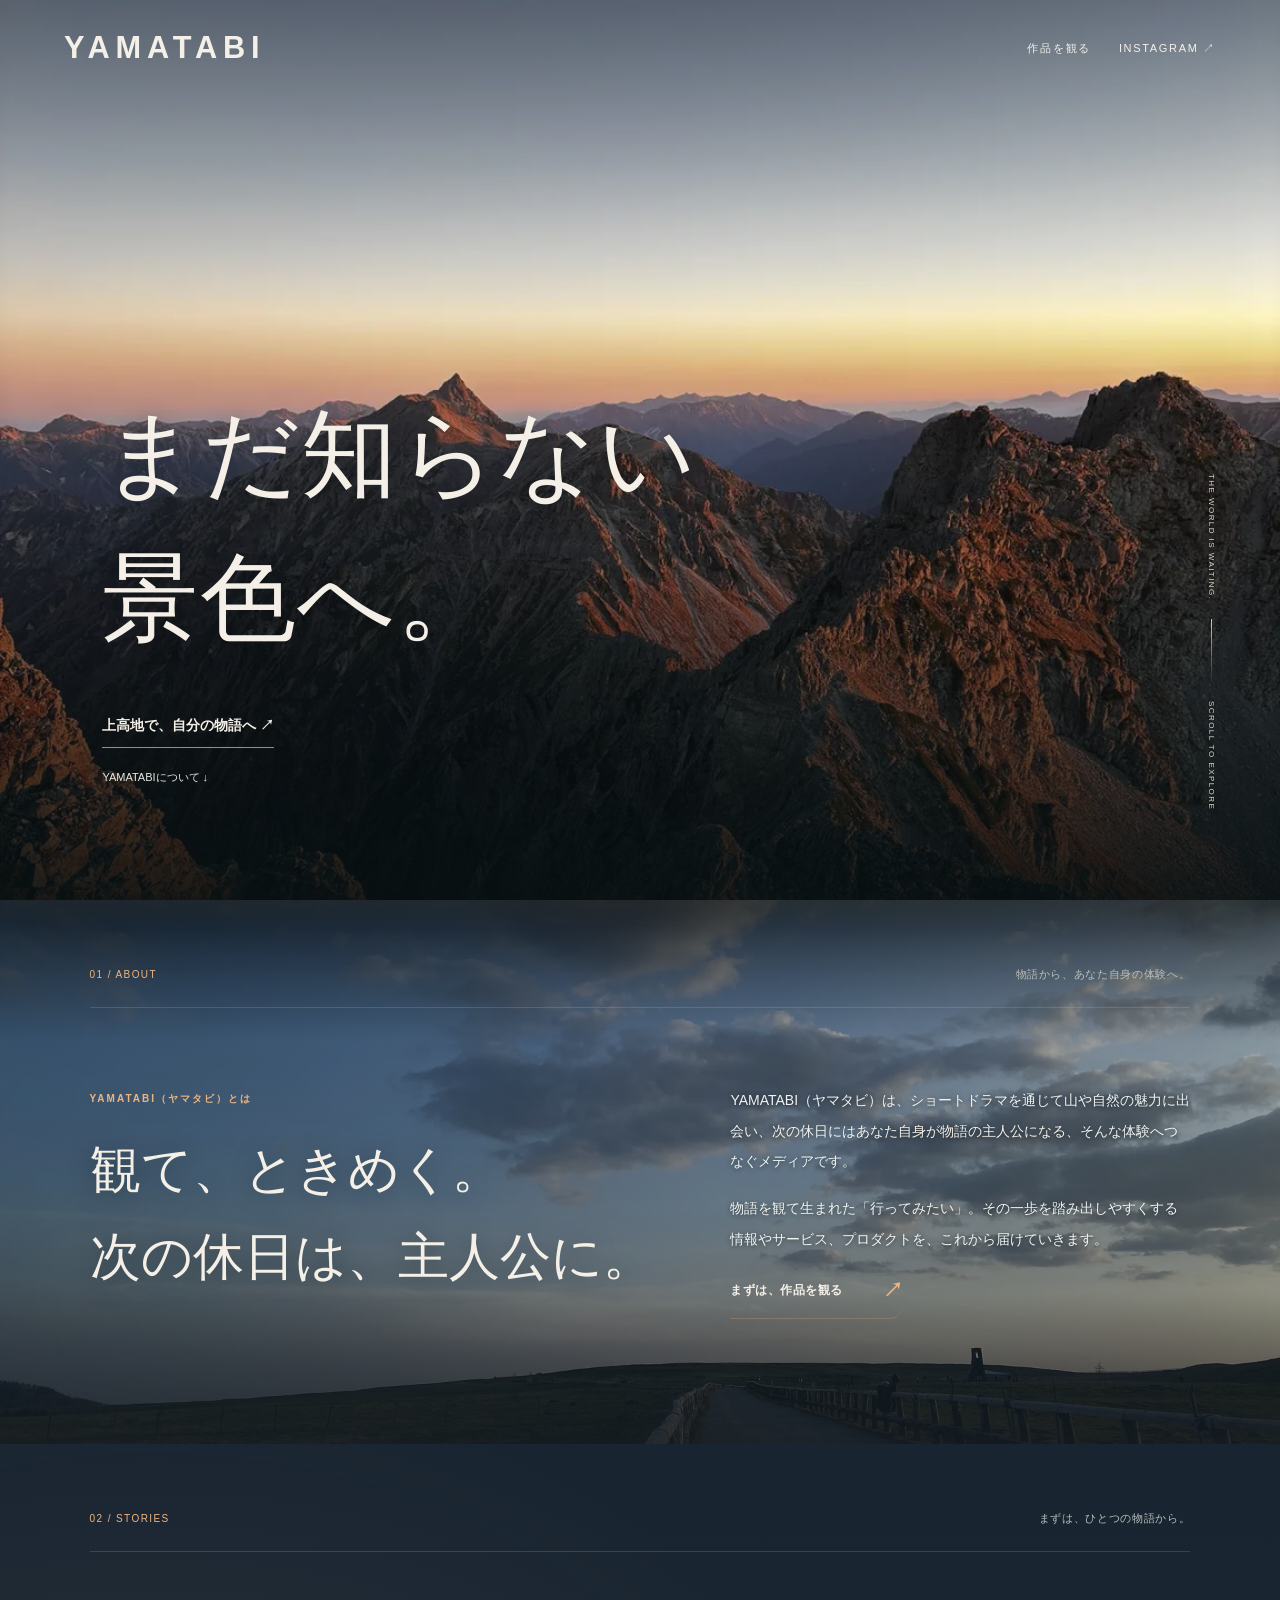
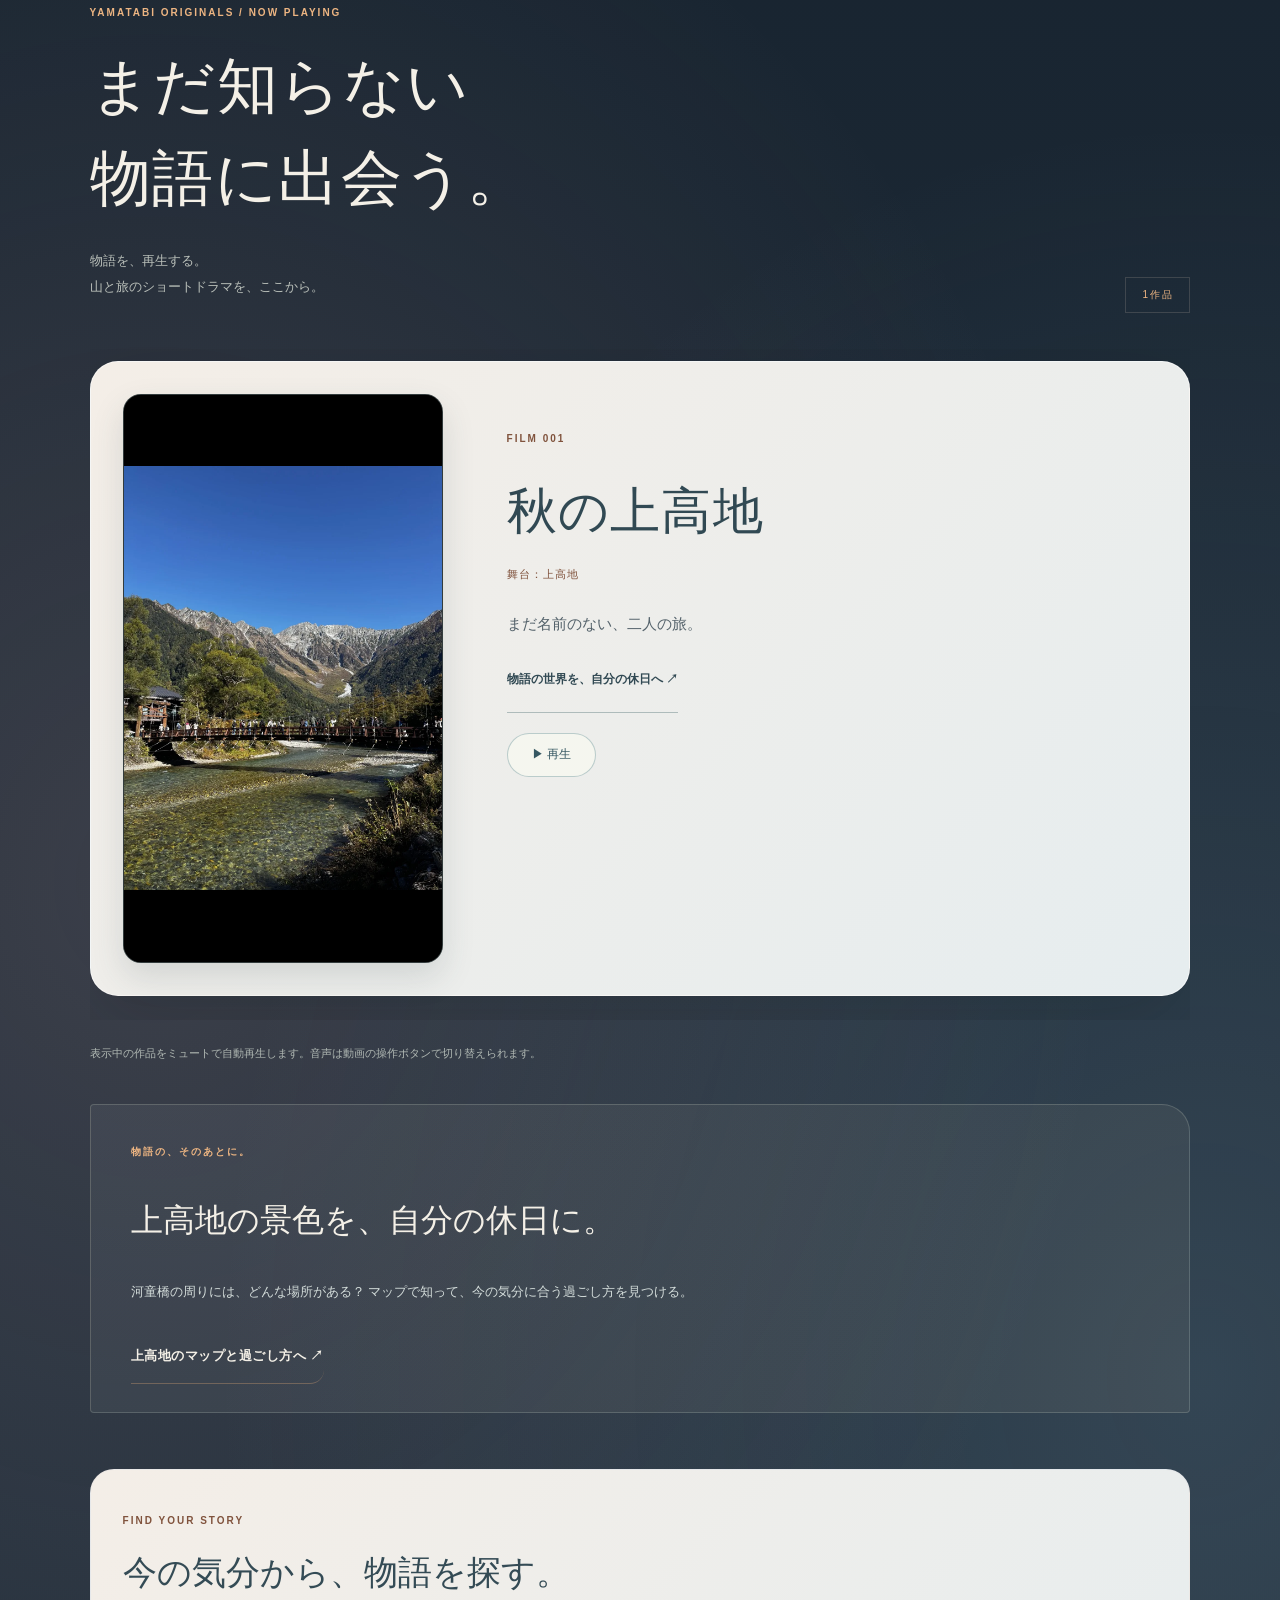
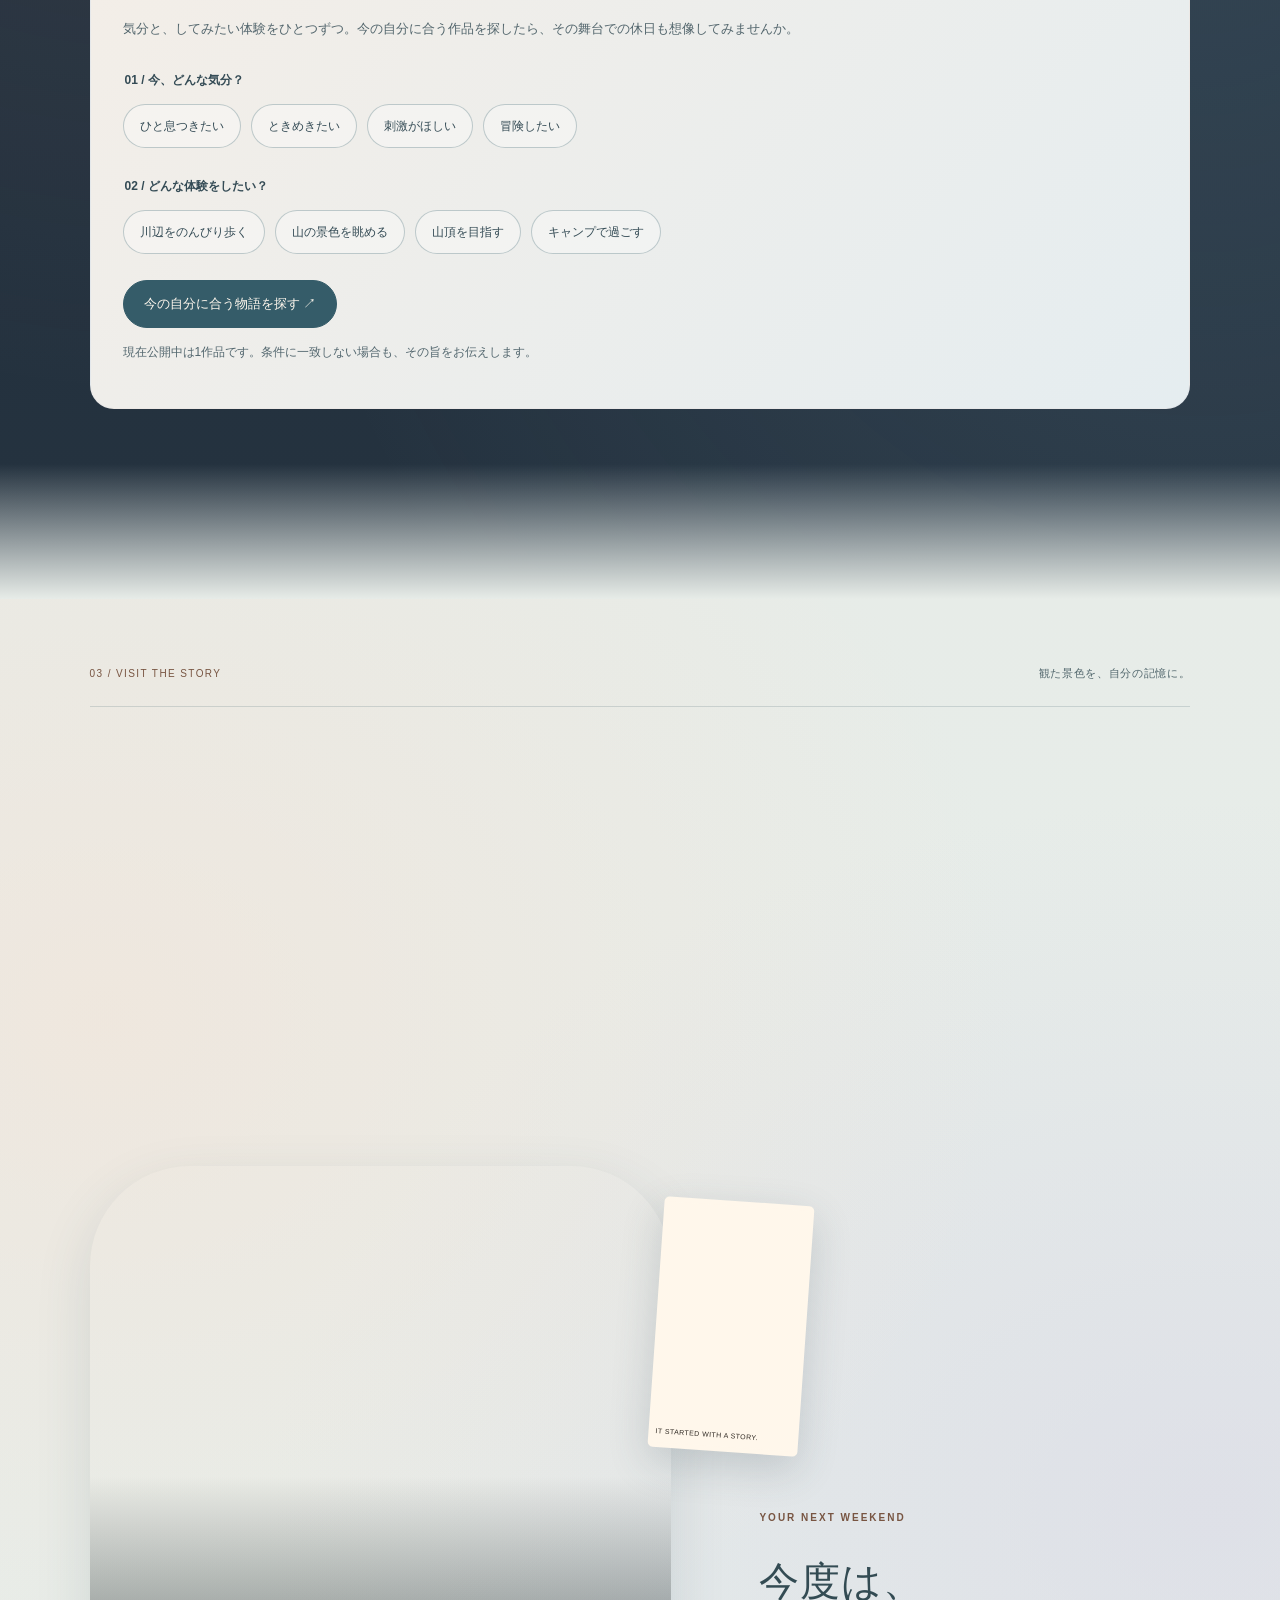
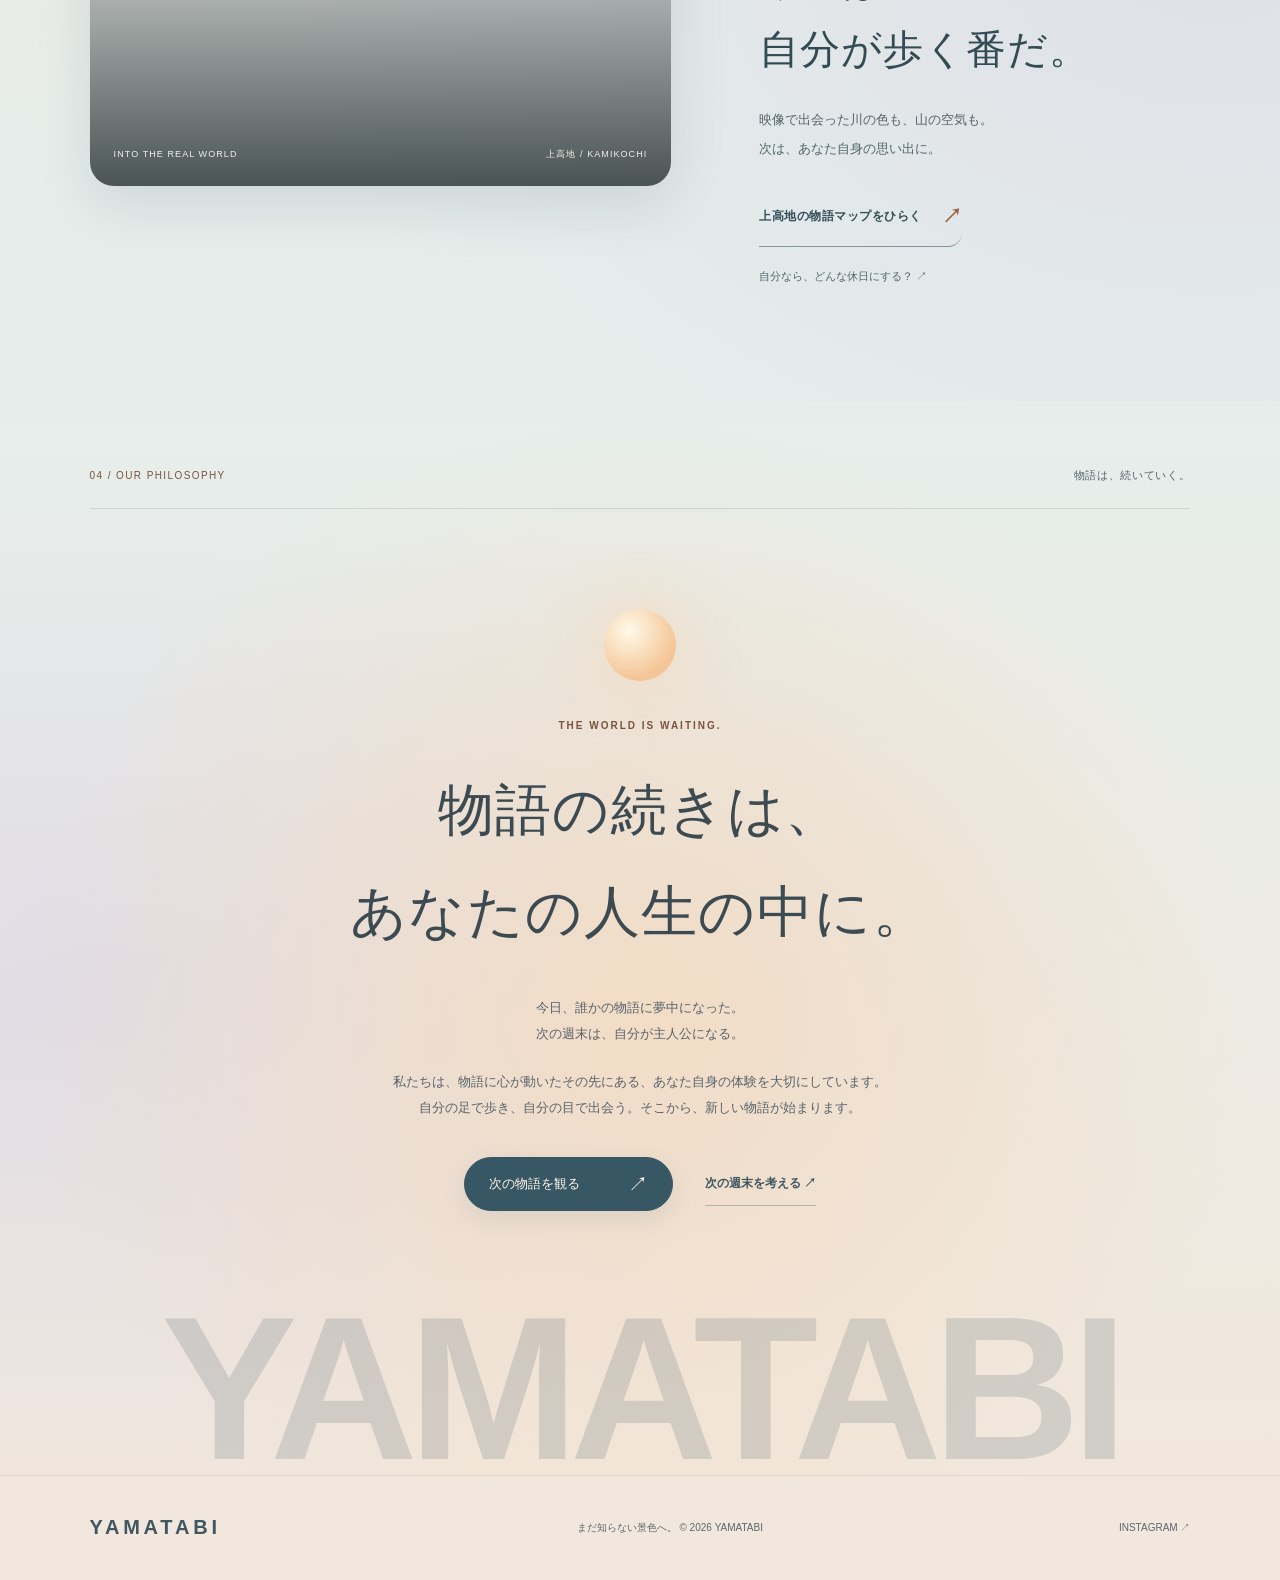
<file: index.html>
<!doctype html>
<html lang="ja">
<head>
  <meta charset="utf-8">
  <meta name="google-site-verification" content="Rz18CuFvlc-Yi-iwr9zcjDP5l1OiHR3_Nu_pRyQFNPk" />
  <meta name="viewport" content="width=device-width,initial-scale=1">
  <meta name="theme-color" content="#0b1112">
  <meta name="description" content="YAMATABI（ヤマタビ）は、山や自然を舞台にしたショートドラマから、あなた自身の旅や体験へつなぐメディアです。物語を観て、舞台を知り、次の休日の過ごし方を見つける。">
  <title>YAMATABI（ヤマタビ）公式｜物語から、あなたの旅へ</title>
  <link rel="canonical" href="https://yamatabi-official.github.io/yamatabi-lp/">
  <meta property="og:type" content="website">
  <meta property="og:site_name" content="YAMATABI（ヤマタビ）">
  <meta property="og:locale" content="ja_JP">
  <meta property="og:title" content="YAMATABI（ヤマタビ）公式｜物語から、あなたの旅へ">
  <meta property="og:description" content="YAMATABI（ヤマタビ）は、山や自然を舞台にしたショートドラマから、あなた自身の旅や体験へつなぐメディアです。物語を観て、舞台を知り、次の休日の過ごし方を見つける。">
  <meta property="og:url" content="https://yamatabi-official.github.io/yamatabi-lp/">
  <meta property="og:image" content="https://yamatabi-official.github.io/yamatabi-lp/hero.webp">
  <meta property="og:image:alt" content="山々の稜線と空が広がるYAMATABIのキービジュアル">
  <meta name="twitter:card" content="summary_large_image">
  <meta name="twitter:title" content="YAMATABI（ヤマタビ）公式｜物語から、あなたの旅へ">
  <meta name="twitter:description" content="YAMATABI（ヤマタビ）は、山や自然を舞台にしたショートドラマから、あなた自身の旅や体験へつなぐメディアです。物語を観て、舞台を知り、次の休日の過ごし方を見つける。">
  <meta name="twitter:image" content="https://yamatabi-official.github.io/yamatabi-lp/hero.webp">
<script type="application/ld+json">
{
  "@context": "https://schema.org",
  "@graph": [
    {
      "@type": "Organization",
      "@id": "https://yamatabi-official.github.io/yamatabi-lp/#organization",
      "name": "YAMATABI",
      "alternateName": "ヤマタビ",
      "url": "https://yamatabi-official.github.io/yamatabi-lp/",
      "description": "YAMATABI（ヤマタビ）は、山や自然を舞台にしたショートドラマから、あなた自身の旅や体験へつなぐメディアです。物語を観て、舞台を知り、次の休日の過ごし方を見つける。",
      "sameAs": [
        "https://www.instagram.com/yamabase2026/"
      ]
    },
    {
      "@type": "WebSite",
      "@id": "https://yamatabi-official.github.io/yamatabi-lp/#website",
      "url": "https://yamatabi-official.github.io/yamatabi-lp/",
      "name": "YAMATABI（ヤマタビ）",
      "alternateName": [
        "YAMATABI",
        "ヤマタビ"
      ],
      "inLanguage": "ja",
      "publisher": {
        "@id": "https://yamatabi-official.github.io/yamatabi-lp/#organization"
      }
    },
    {
      "@type": "WebPage",
      "@id": "https://yamatabi-official.github.io/yamatabi-lp/#webpage",
      "url": "https://yamatabi-official.github.io/yamatabi-lp/",
      "name": "YAMATABI（ヤマタビ）公式｜物語から、あなたの旅へ",
      "description": "YAMATABI（ヤマタビ）は、山や自然を舞台にしたショートドラマから、あなた自身の旅や体験へつなぐメディアです。物語を観て、舞台を知り、次の休日の過ごし方を見つける。",
      "inLanguage": "ja",
      "isPartOf": {
        "@id": "https://yamatabi-official.github.io/yamatabi-lp/#website"
      },
      "about": {
        "@id": "https://yamatabi-official.github.io/yamatabi-lp/#organization"
      }
    }
  ]
}
</script>
  <link rel="stylesheet" href="style.css?v=20261017-copy-wrap">
  <link rel="stylesheet" href="homepage.css?v=20261018-quiet-time">
  <script src="gallery.js?v=20261018-your-day" defer></script>
  <script src="story-finder.js?v=20261018" defer></script>
  <script src="homepage.js?v=20261018-motion" defer></script>
</head>
<body class="brand-home">
  <a class="home-skip" href="#about">ブランド紹介へ進む</a>
  <header class="nav">
    <a class="brand" href="index.html" aria-label="YAMATABI（ヤマタビ）トップページ">YAMATABI</a>
    <nav class="home-nav" aria-label="メインメニュー">
      <a href="#stories">作品を観る</a>
      <a href="https://www.instagram.com/yamabase2026/" target="_blank" rel="noopener noreferrer">INSTAGRAM ↗</a>
    </nav>
  </header>
  <main>
    <!-- Protected key visual: keep the existing hero geometry and background rules in style.css. -->
    <section class="hero" aria-label="世界への入口" data-motion="visual">
      <div class="hero-copy">
        <h1 data-motion="lines"><span>まだ知らない</span><span>景色へ。</span></h1>
        <a class="link" href="experience.html#your-day">上高地で、自分の物語へ ↗</a><a class="home-hero-about" href="#about">YAMATABIについて ↓</a>
      </div>
      <div class="home-hero-note" aria-hidden="true"><span>THE WORLD IS WAITING.</span><span class="home-scroll-line"></span><span>SCROLL TO EXPLORE</span></div>
    </section>

    <section class="about-section" id="about" aria-labelledby="media-title">
      <div class="about-inner">
        <div class="home-chapter"><span>01 / ABOUT</span><span>物語から、あなた自身の体験へ。</span></div>
        <div class="home-media-overview">
          <div>
            <p class="eyebrow">YAMATABI（ヤマタビ）とは</p>
            <h2 id="media-title" data-motion="lines"><span>観て、ときめく。</span><span>次の休日は、主人公に。</span></h2>
          </div>
          <div>
            <p class="home-media-summary">YAMATABI（ヤマタビ）は、<strong>ショートドラマ</strong>を通じて山や自然の魅力に出会い、次の休日には<strong>あなた自身が物語の主人公になる</strong>、そんな体験へつなぐメディアです。</p>
            <p class="home-media-summary">物語を観て生まれた「行ってみたい」。その一歩を踏み出しやすくする情報やサービス、プロダクトを、これから届けていきます。</p>
            <a class="link home-text-link" href="#stories">まずは、作品を観る <span aria-hidden="true">↗</span></a>
          </div>
        </div>

      </div>
    </section>

    <section class="reel-section" id="stories" aria-labelledby="stories-title">
      <div class="home-section-inner">
        <div class="home-chapter"><span>02 / STORIES</span><span>まずは、ひとつの物語から。</span></div>
        <div class="reel-heading" data-reveal>
          <div>
            <div class="eyebrow">YAMATABI ORIGINALS / NOW PLAYING</div>
            <h2 class="section-title" id="stories-title"><span>まだ知らない</span><span>物語に出会う。</span></h2>
            <p>物語を、再生する。<br>山と旅のショートドラマを、ここから。</p>
          </div>
          <span class="reel-count" id="reel-count"></span>
        </div>

        <div class="reel-navigation" id="reel-navigation" hidden>
          <p id="reel-hint">横にスワイプして、次の物語へ。</p>
          <div class="reel-arrows">
            <button type="button" id="reel-prev" aria-label="前の作品へ" aria-controls="reel-track">←</button>
            <button type="button" id="reel-next" aria-label="次の作品へ" aria-controls="reel-track">→</button>
          </div>
        </div>
        <div class="reel-track" id="reel-track" role="region" aria-label="映像作品ギャラリー" tabindex="0"></div>
        <p class="reel-notice" id="reel-notice">作品ページからも動画をご覧いただけます。</p>
        <a class="link" id="reel-fallback" href="experience.html">秋の上高地の作品ページへ ↗</a>
        <noscript><p class="reel-notice">作品ページで動画をご覧いただけます。</p></noscript>
        <aside class="home-quiet-entry">
          <p class="eyebrow">物語の、そのあとに。</p>
          <h3>上高地の景色を、自分の休日に。</h3>
          <p>河童橋の周りには、どんな場所がある？ マップで知って、今の気分に合う過ごし方を見つける。</p>
          <a class="link home-text-link" href="experience.html#story-map">上高地のマップと過ごし方へ ↗</a>
        </aside>
        <section class="story-finder" aria-labelledby="finder-title">
          <div class="finder-intro"><p class="eyebrow">FIND YOUR STORY</p><h3 id="finder-title">今の気分から、物語を探す。</h3><p>気分と、してみたい体験をひとつずつ。今の自分に合う作品を探したら、その舞台での休日も想像してみませんか。</p></div>
          <form id="story-finder-form" hidden>
            <fieldset><legend>01 / 今、どんな気分？</legend><div class="finder-choices">
              <label><input type="radio" name="mood" value="calm" required><span>ひと息つきたい</span></label>
              <label><input type="radio" name="mood" value="romance"><span>ときめきたい</span></label>
              <label><input type="radio" name="mood" value="inspired"><span>刺激がほしい</span></label>
              <label><input type="radio" name="mood" value="adventure"><span>冒険したい</span></label>
            </div></fieldset>
            <fieldset><legend>02 / どんな体験をしたい？</legend><div class="finder-choices">
              <label><input type="radio" name="experience" value="riverside" required><span>川辺をのんびり歩く</span></label>
              <label><input type="radio" name="experience" value="scenery"><span>山の景色を眺める</span></label>
              <label><input type="radio" name="experience" value="summit"><span>山頂を目指す</span></label>
              <label><input type="radio" name="experience" value="camping"><span>キャンプで過ごす</span></label>
            </div></fieldset>
            <button class="finder-submit" type="submit">今の自分に合う物語を探す ↗</button>
          </form>
          <p class="finder-status" id="finder-status" role="status">掲載作品の中からご案内します。</p>
          <div id="finder-results" hidden></div>
          <noscript><p>下の作品一覧から、気になる物語をご覧ください。</p></noscript>
        </section>
      </div>
    </section>

    <section class="manifesto home-beyond" id="beyond" aria-labelledby="beyond-title">
      <div class="home-section-inner">
        <div class="home-chapter"><span>03 / VISIT THE STORY</span><span>観た景色を、自分の記憶に。</span></div>
        <div class="home-beyond-heading" data-reveal>
          <div class="eyebrow">BEYOND THE SCREEN</div>
          <h2 id="beyond-title" data-motion="lines"><span>物語で出会った、</span><span>あの場所へ。</span></h2>
          <p>「秋の上高地」の舞台を、もっと身近に。<br>河童橋周辺の見どころや、散策のヒントをご紹介します。</p>
        </div>
        <div class="home-crossing">
          <figure class="home-landscape" data-reveal>
            <img src="kamikochi.webp" width="1152" height="1536" alt="上高地の河童橋と梓川、その向こうに広がる山々" loading="lazy" decoding="async">
            <figcaption><span>INTO THE REAL WORLD</span><span>上高地 / KAMIKOCHI</span></figcaption>
          </figure>
          <div class="home-film-memory" data-reveal>
            <img src="assets/kamikochi-film-still.webp" width="512" height="910" alt="作品『秋の上高地』の一場面" loading="lazy" decoding="async">
            <span>IT STARTED WITH A STORY.</span>
          </div>
          <div class="home-crossing-copy" data-reveal>
            <span class="eyebrow">YOUR NEXT WEEKEND</span>
            <h3><span>今度は、</span><span>自分が歩く番だ。</span></h3>
            <p>映像で出会った川の色も、山の空気も。<br>次は、あなた自身の思い出に。</p>
            <a class="link home-text-link" href="experience.html#story-map">上高地の物語マップをひらく <span aria-hidden="true">↗</span></a>
            <a class="home-secondary-link" href="experience.html#your-day">自分なら、どんな休日にする？ ↗</a>
          </div>
        </div>
      </div>
    </section>

    <section class="home-ending" id="next" aria-labelledby="ending-title">
      <div class="home-section-inner">
        <div class="home-chapter"><span>04 / OUR PHILOSOPHY</span><span>物語は、続いていく。</span></div>
        <div class="home-ending-content" data-reveal>
          <p class="eyebrow">THE WORLD IS WAITING.</p>
          <h2 id="ending-title" data-motion="lines"><span>物語の続きは、</span><span>あなたの人生の中に。</span></h2>
          <p class="home-ending-emotion"><span>今日、誰かの物語に夢中になった。</span><span>次の週末は、自分が主人公になる。</span></p>
          <p class="home-ending-belief">私たちは、物語に心が動いたその先にある、あなた自身の体験を大切にしています。<br>自分の足で歩き、自分の目で出会う。そこから、新しい物語が始まります。</p>
          <div class="home-ending-actions">
            <a class="home-action" href="#stories">次の物語を観る <span aria-hidden="true">↗</span></a>
            <a class="link" href="experience.html#walk">次の週末を考える ↗</a>
          </div>
        </div>
        <p class="home-wordmark" aria-hidden="true">YAMATABI</p>
      </div>
    </section>
  </main>
  <footer class="footer">
    <a class="brand" href="index.html" aria-label="YAMATABI（ヤマタビ）トップページ">YAMATABI</a>
    <span>まだ知らない景色へ。 © 2026 YAMATABI</span>
    <a href="https://www.instagram.com/yamabase2026/" target="_blank" rel="noopener noreferrer">INSTAGRAM ↗</a>
  </footer>
</body>
</html>
</file>
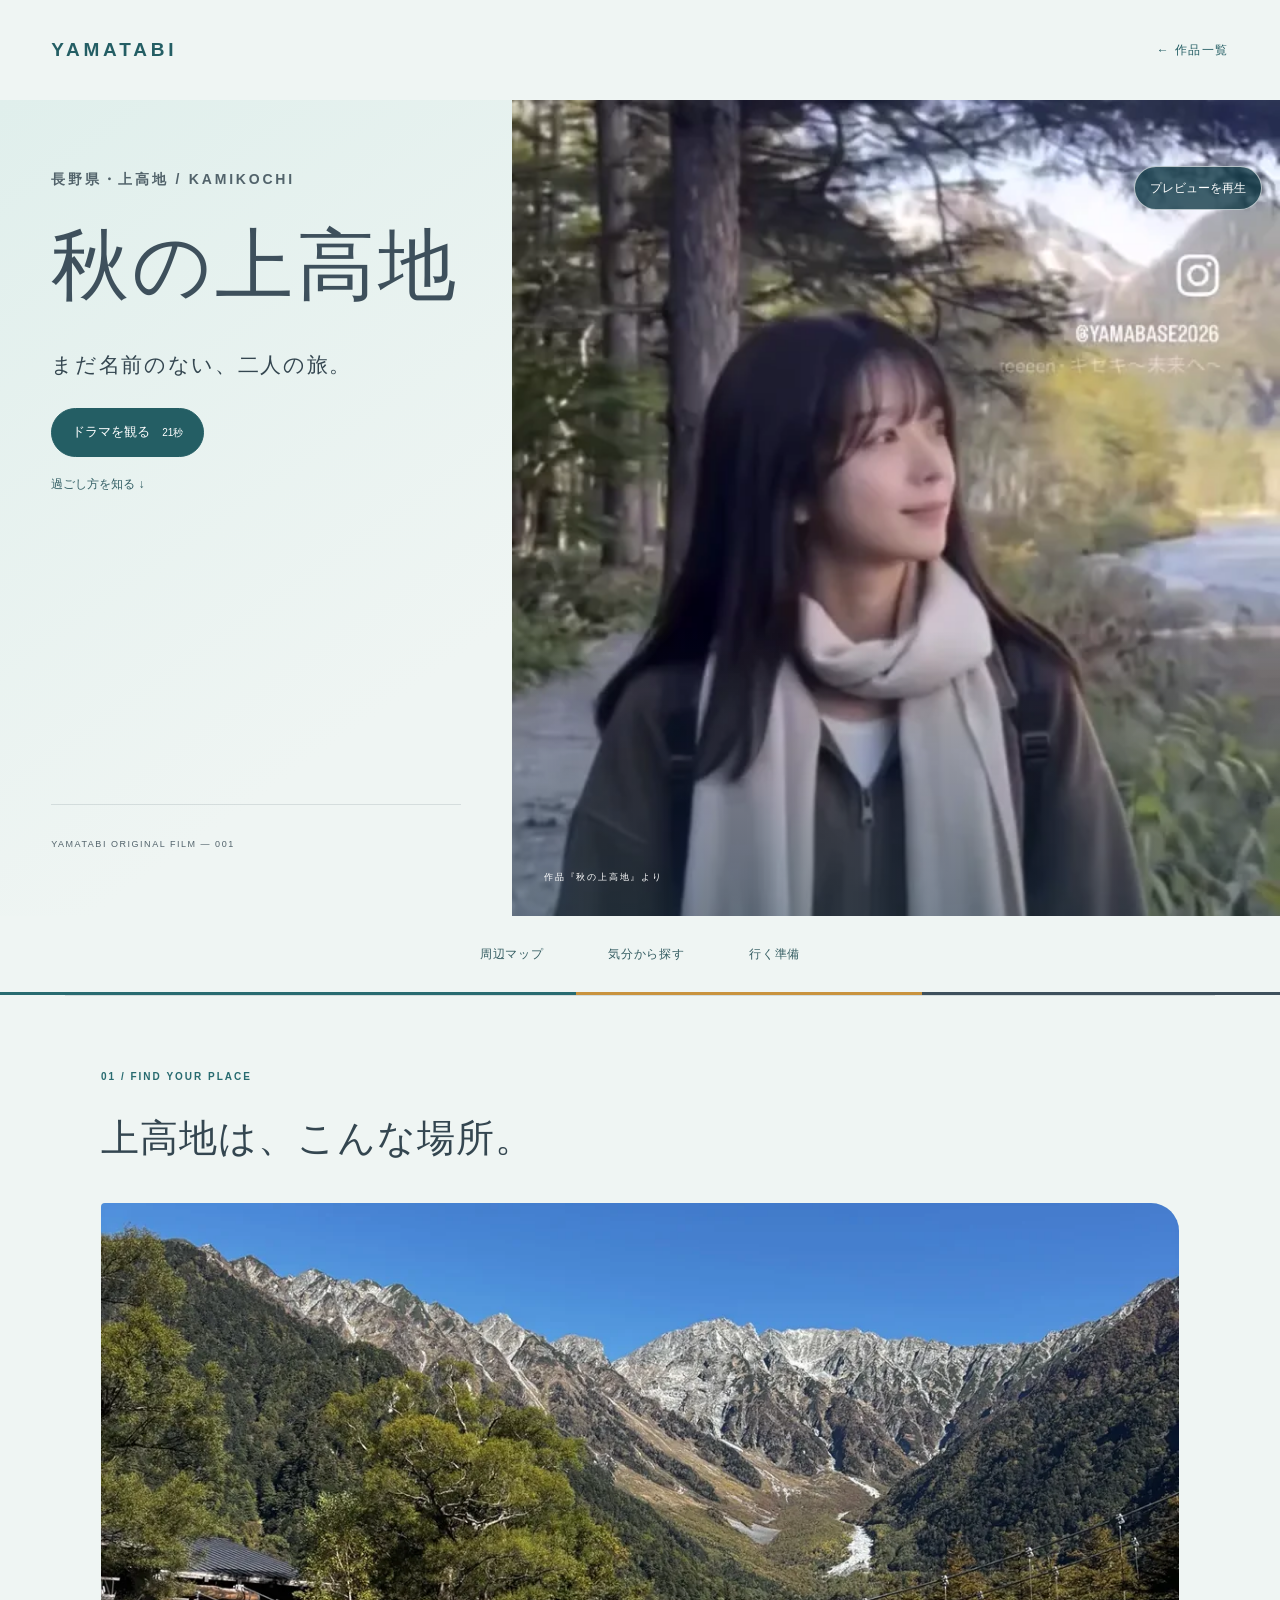
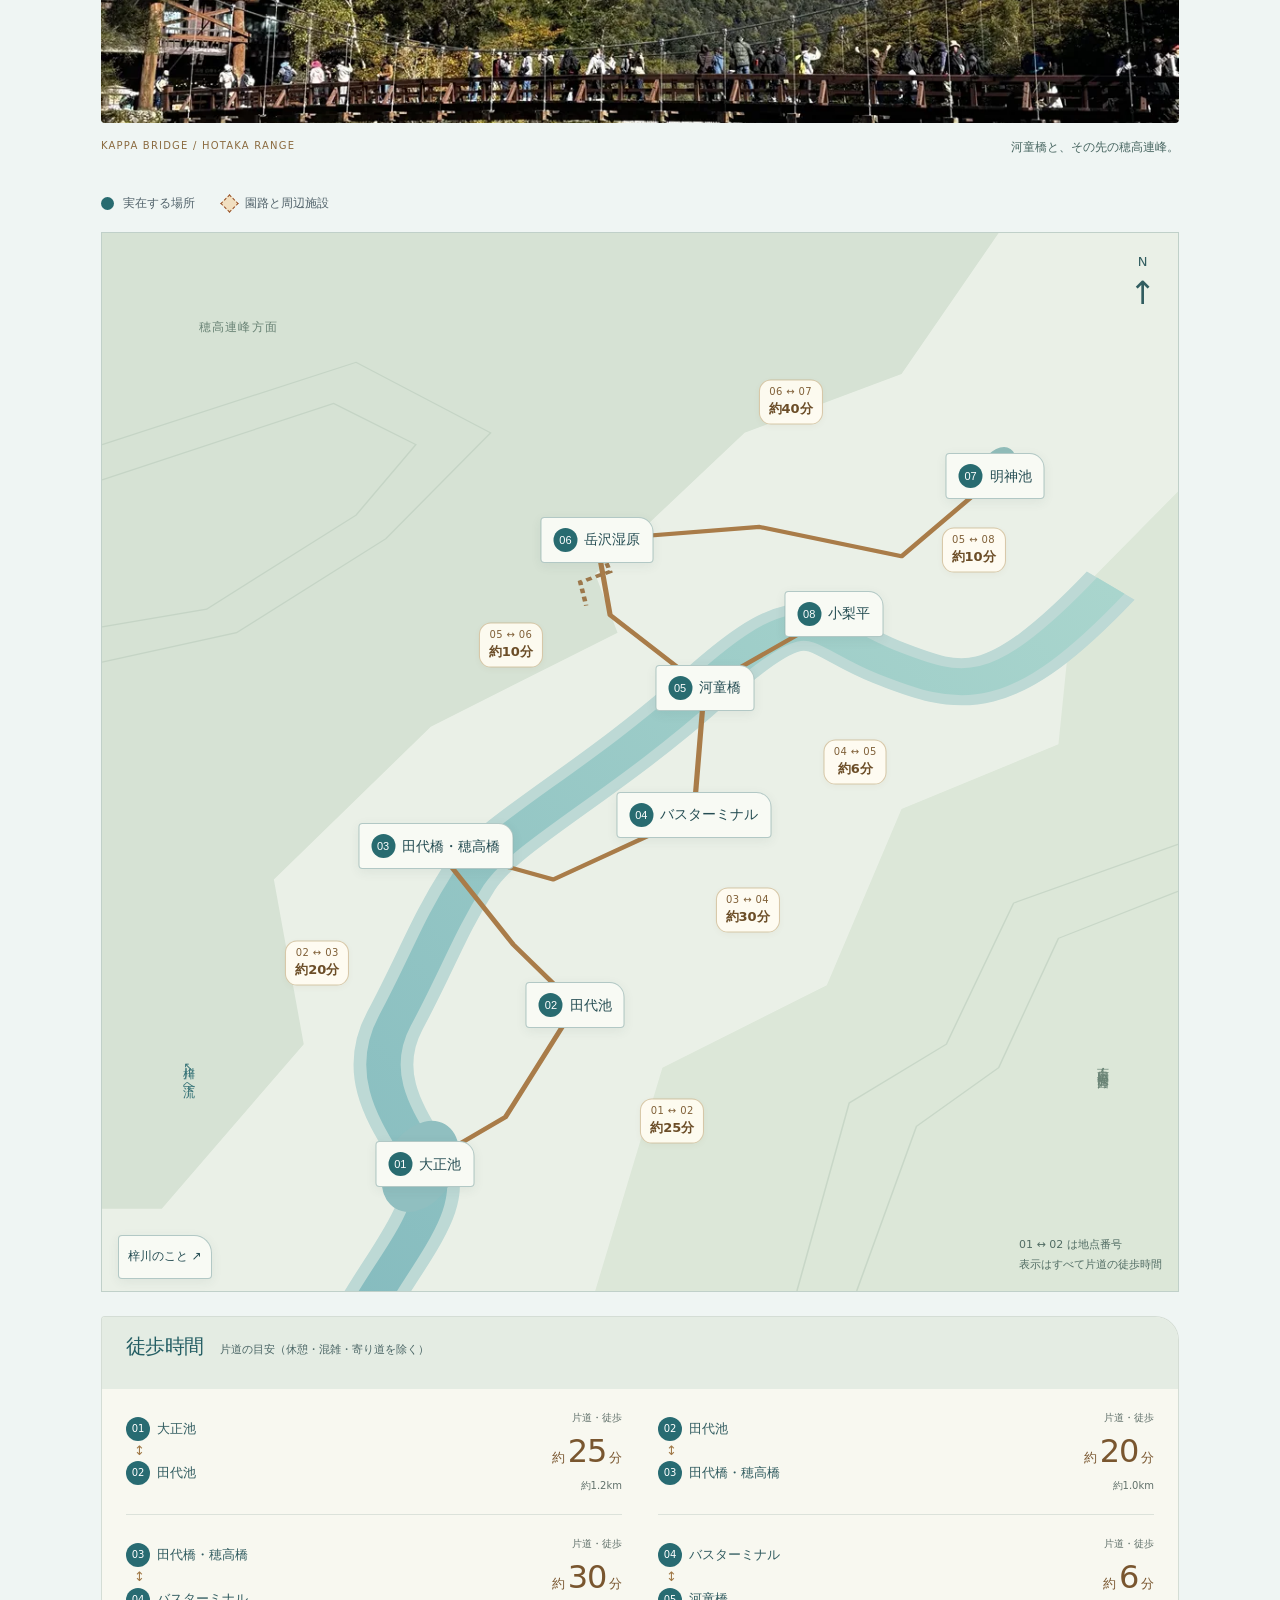
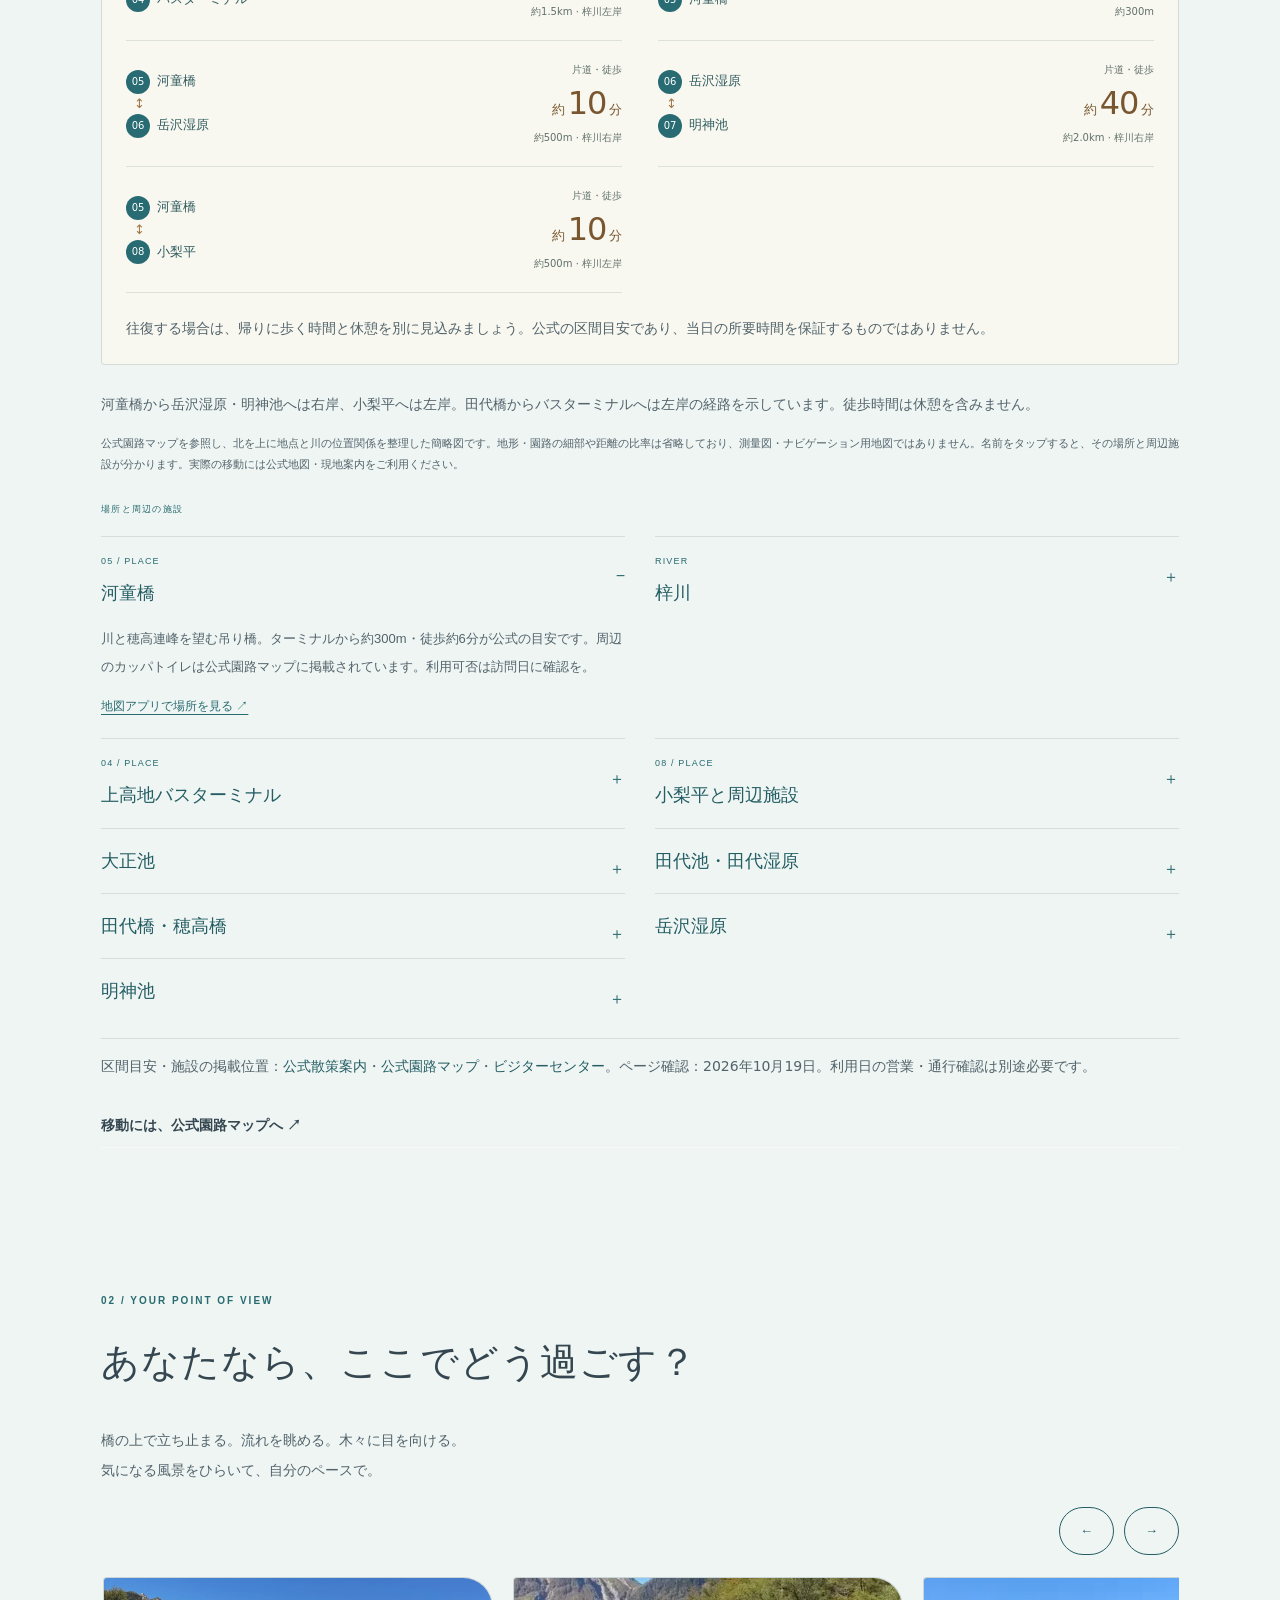
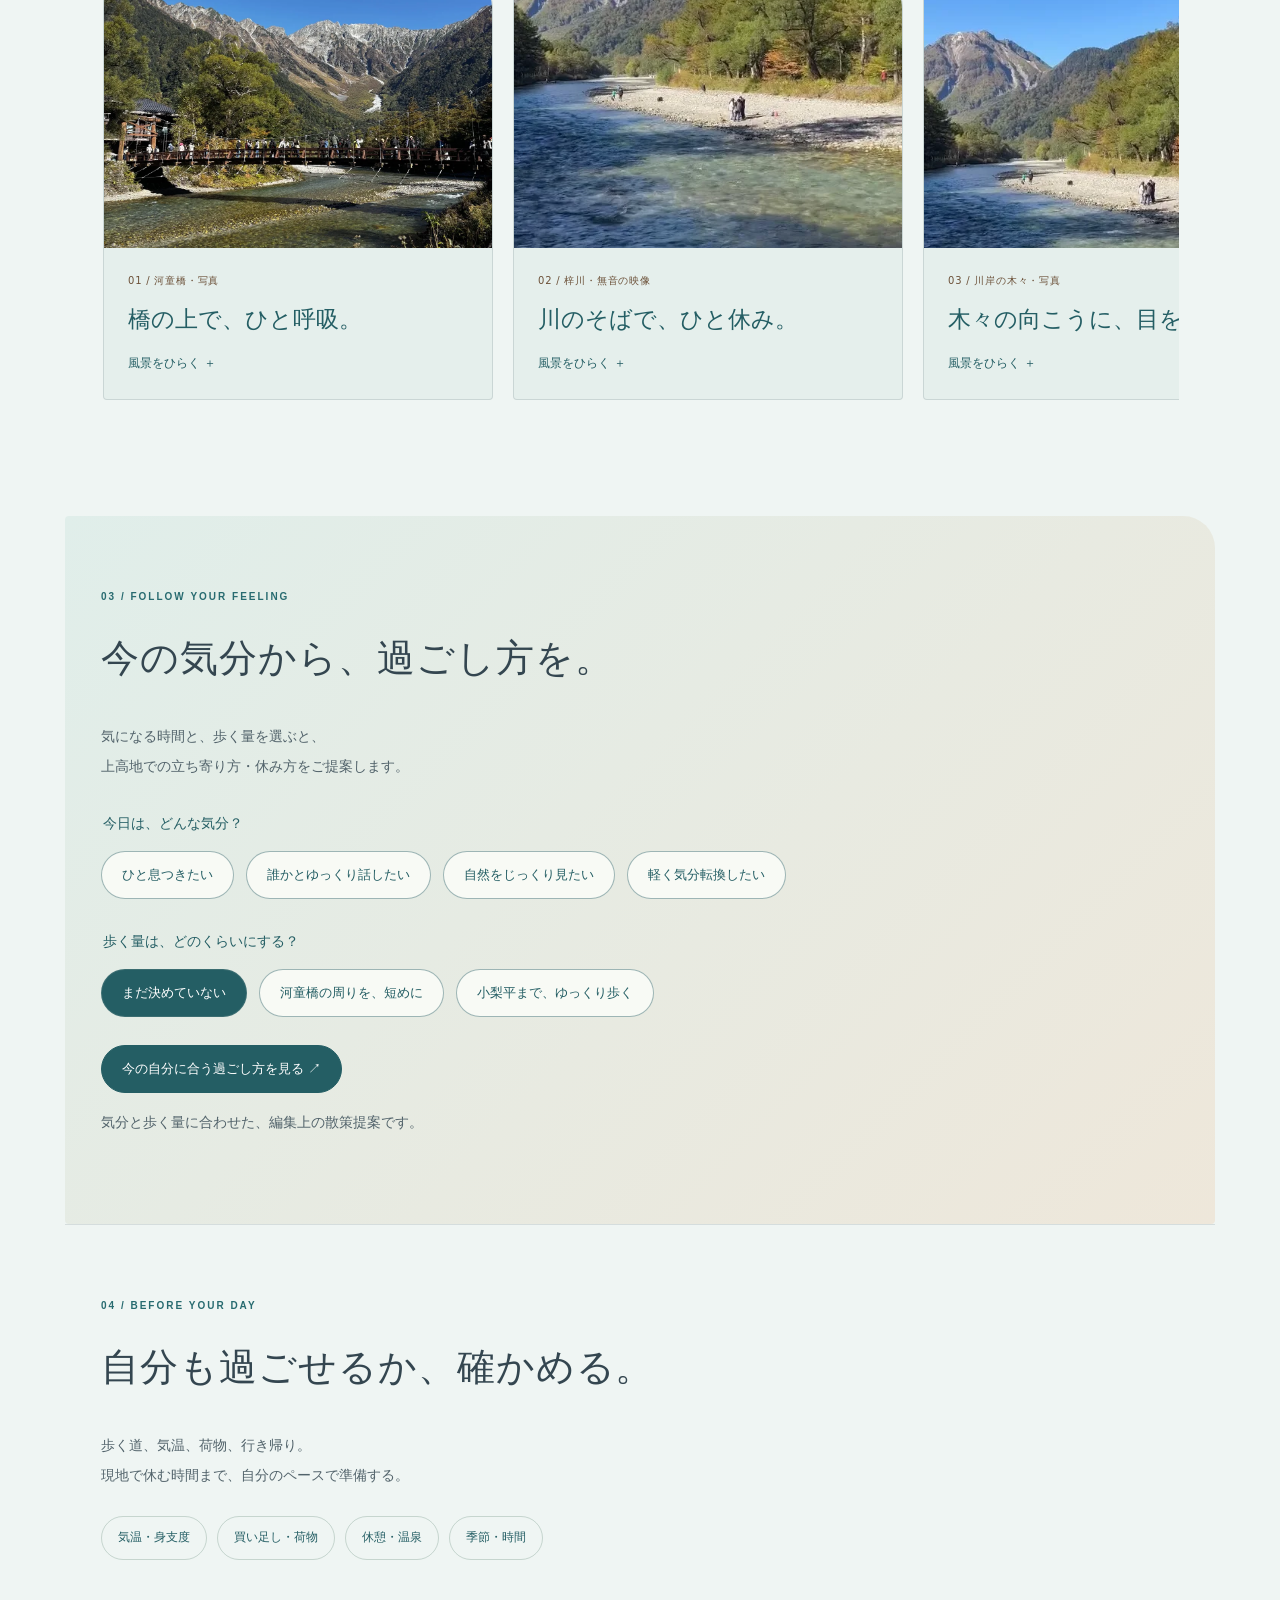
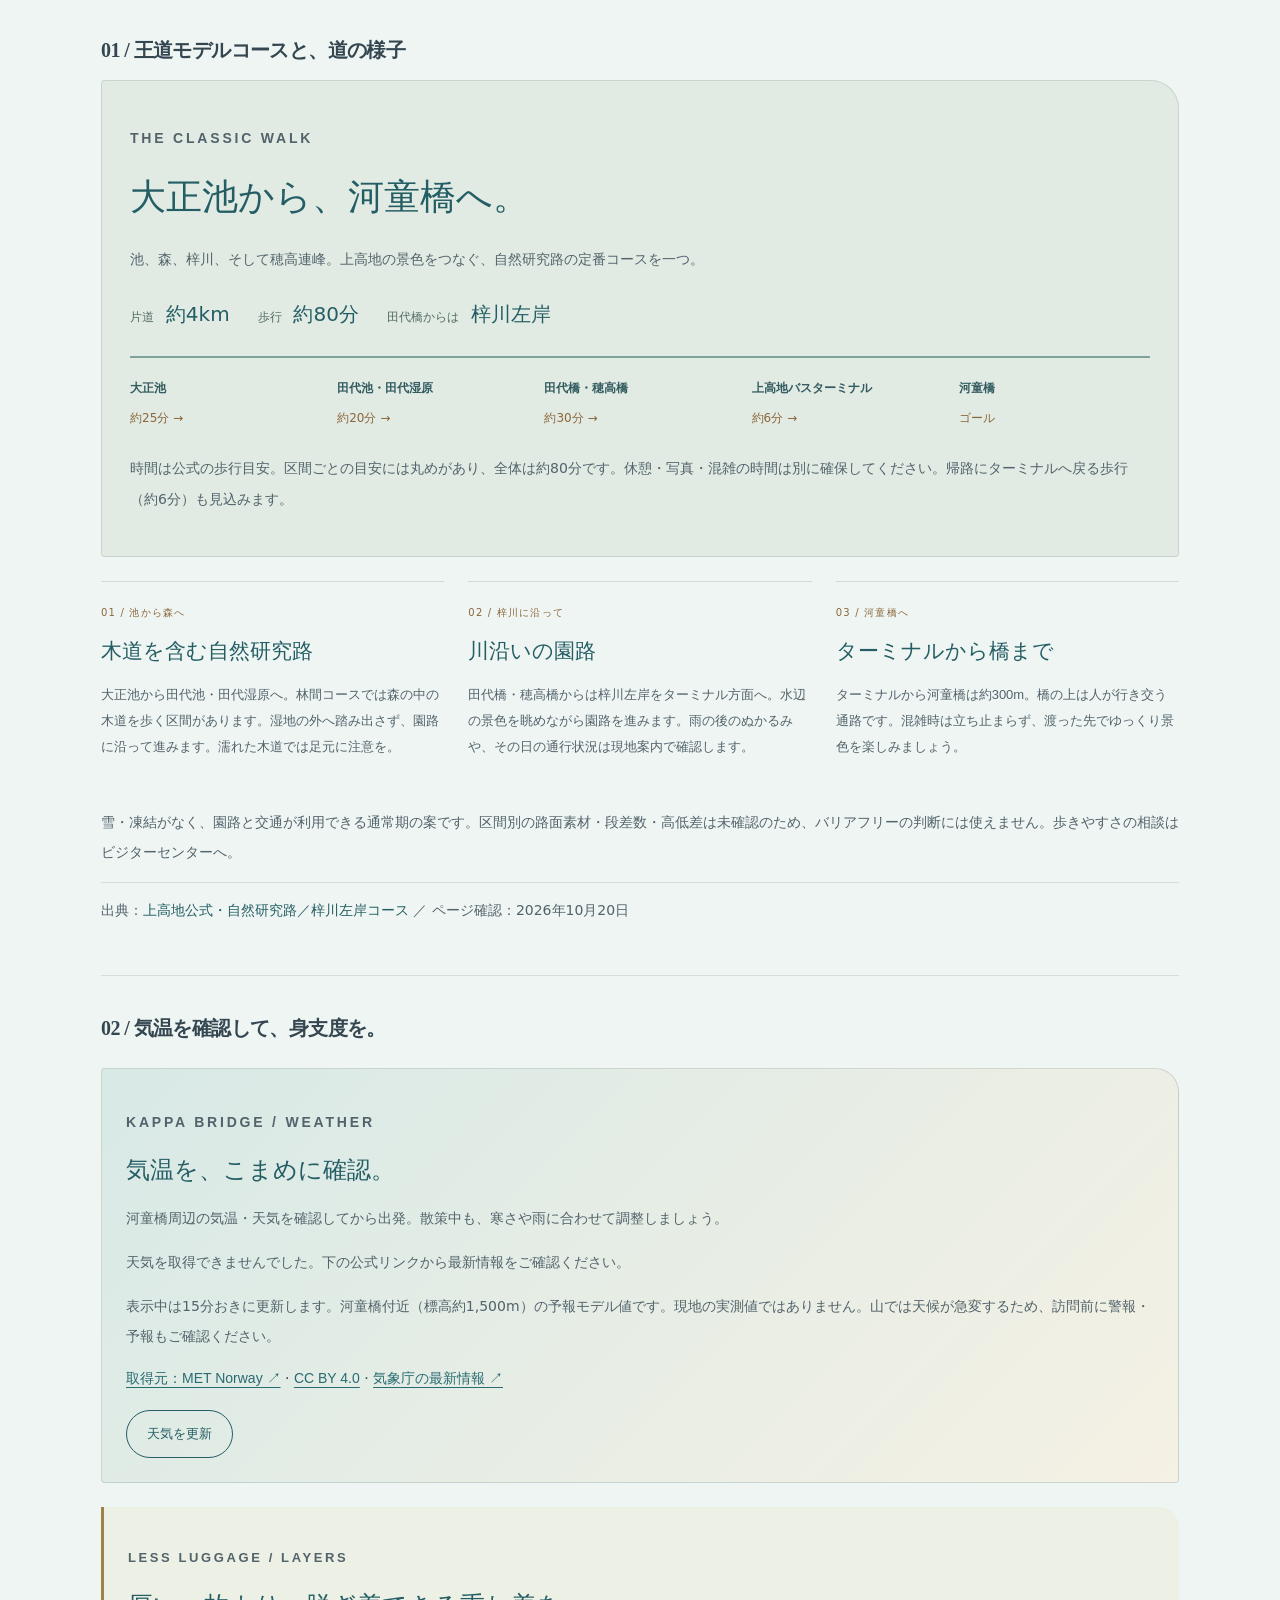
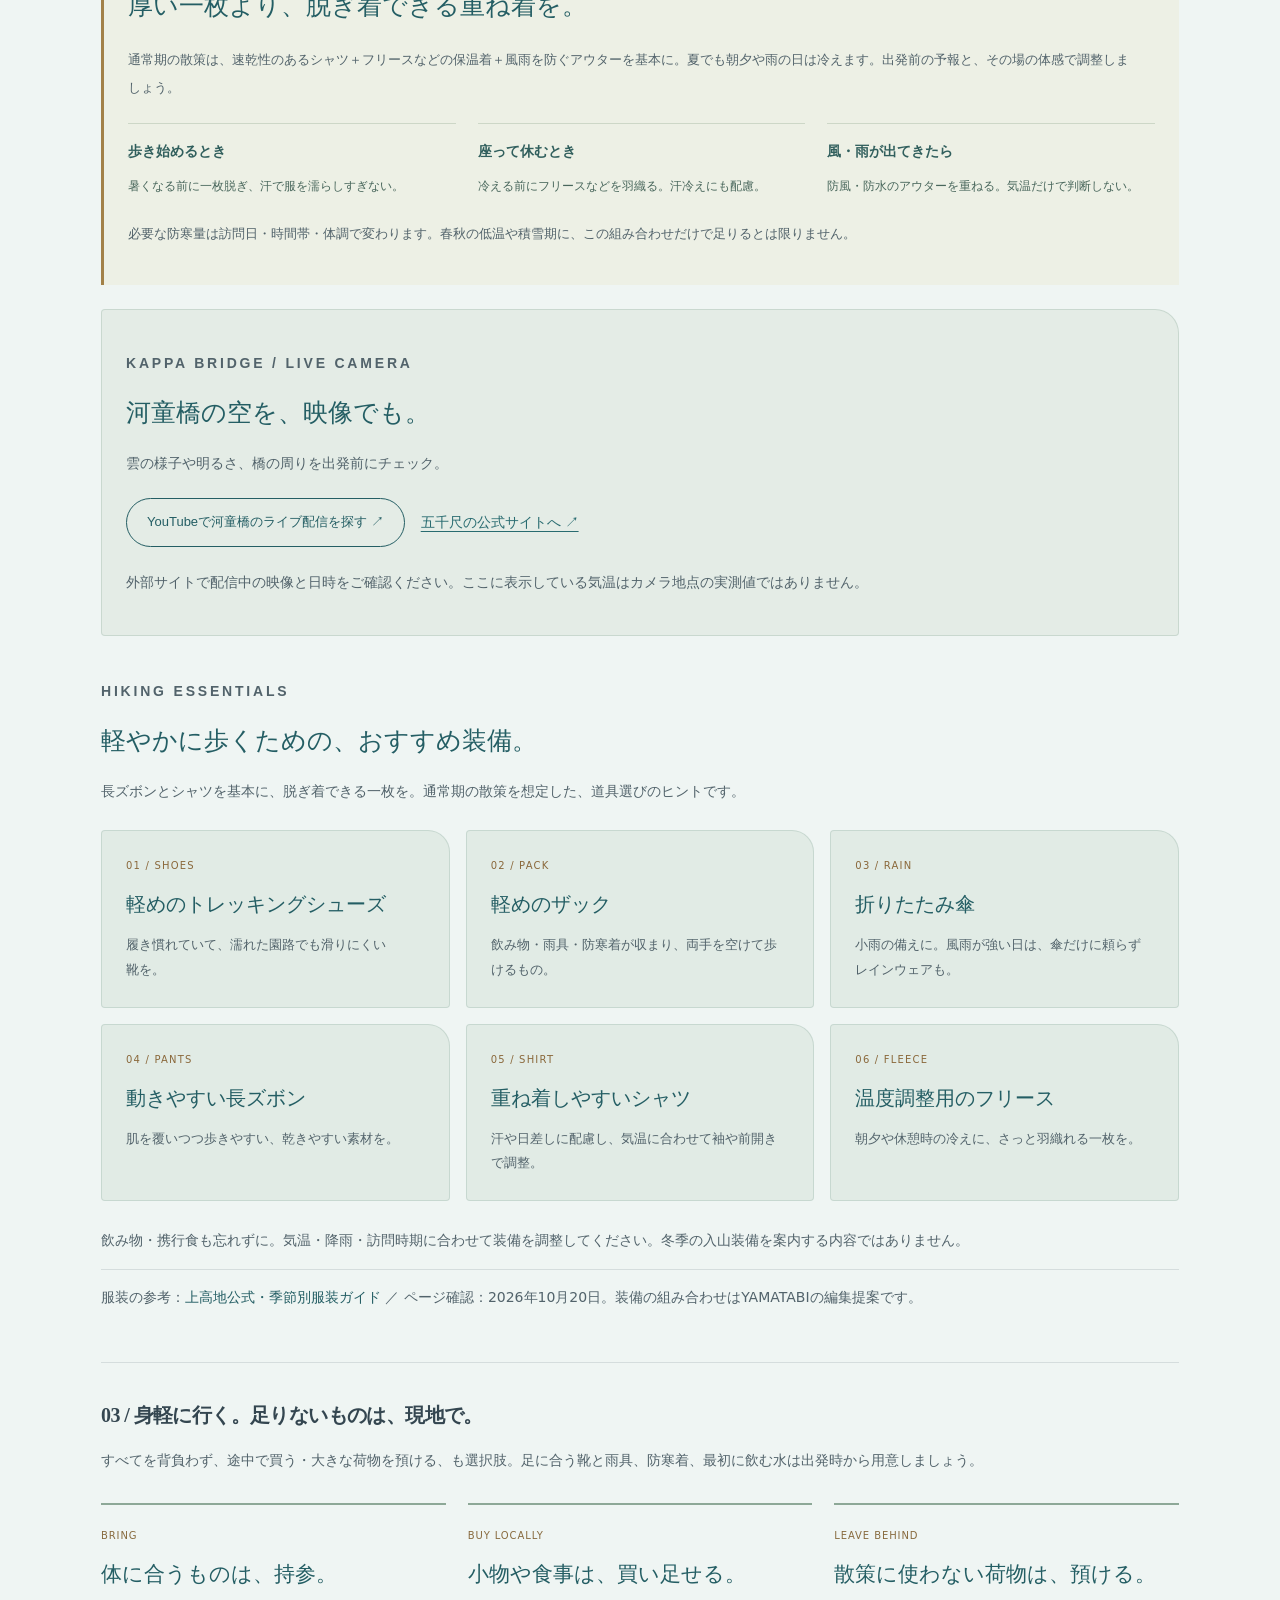
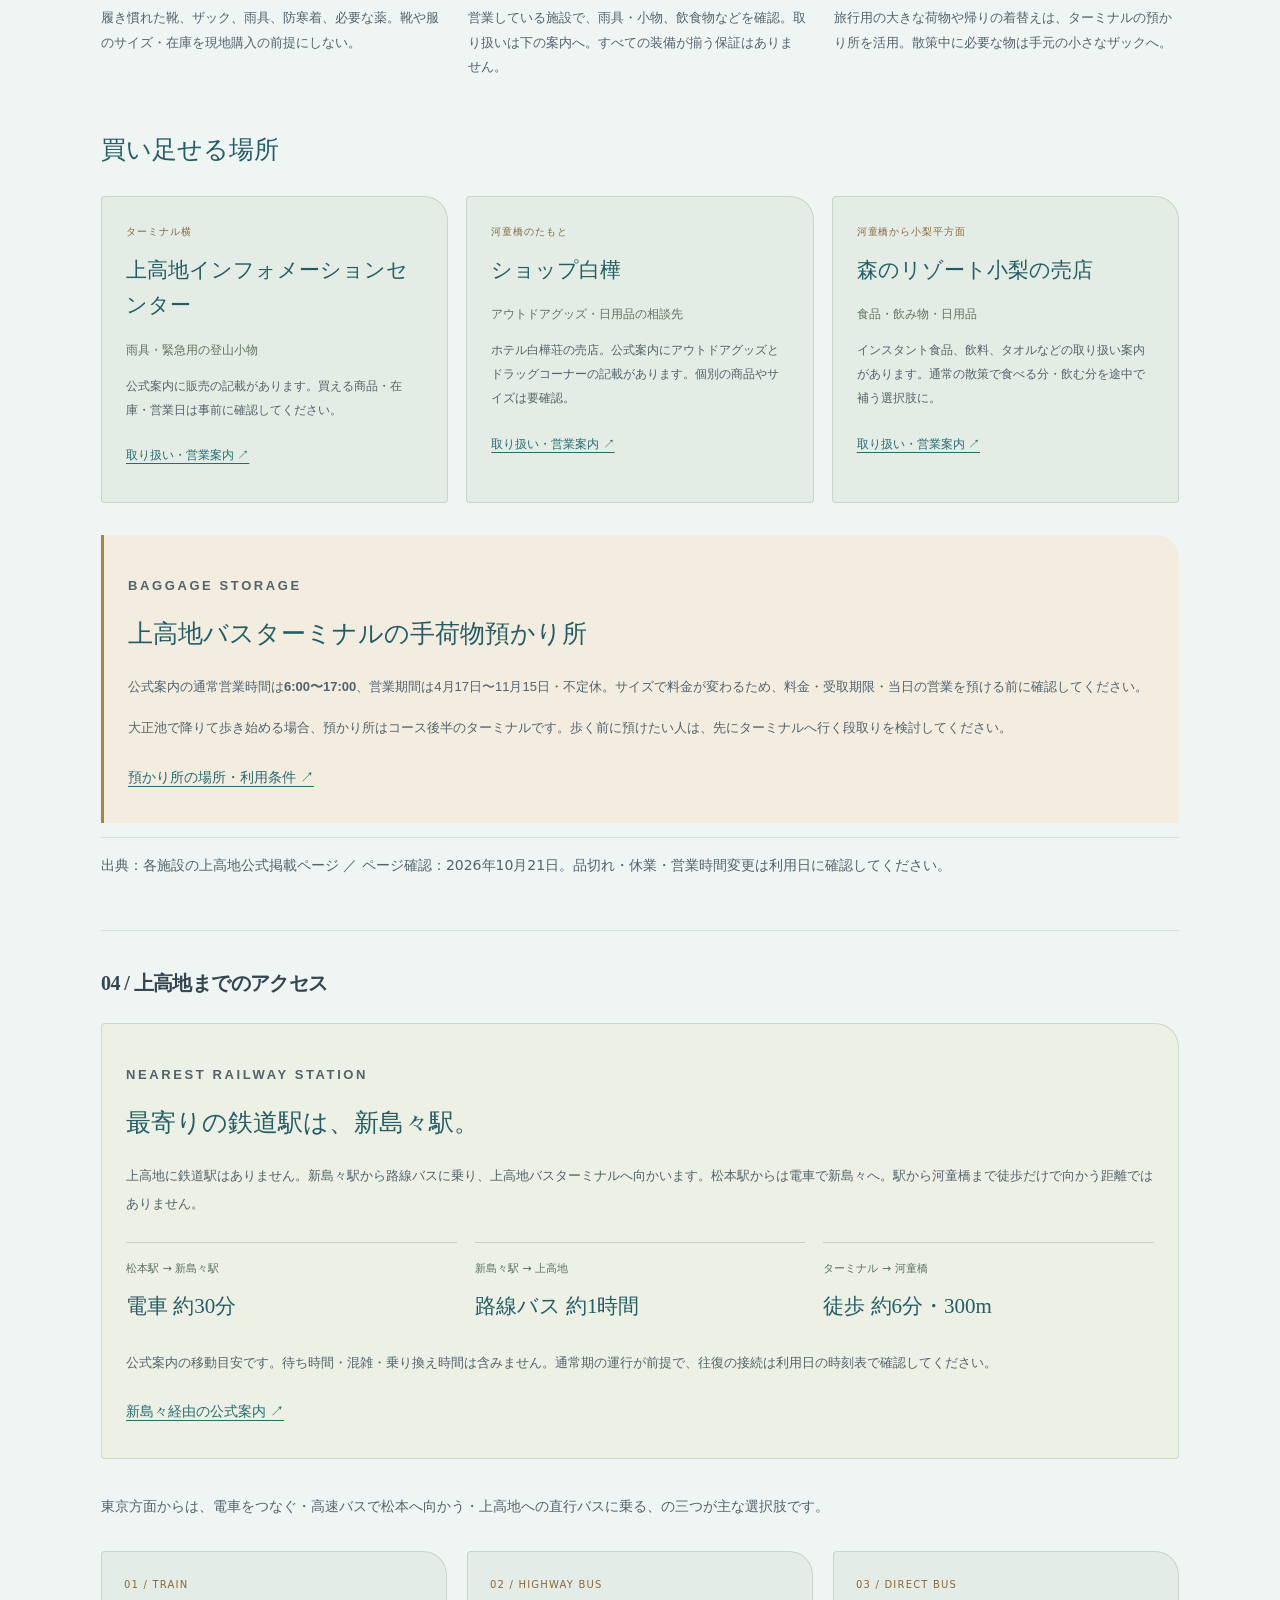
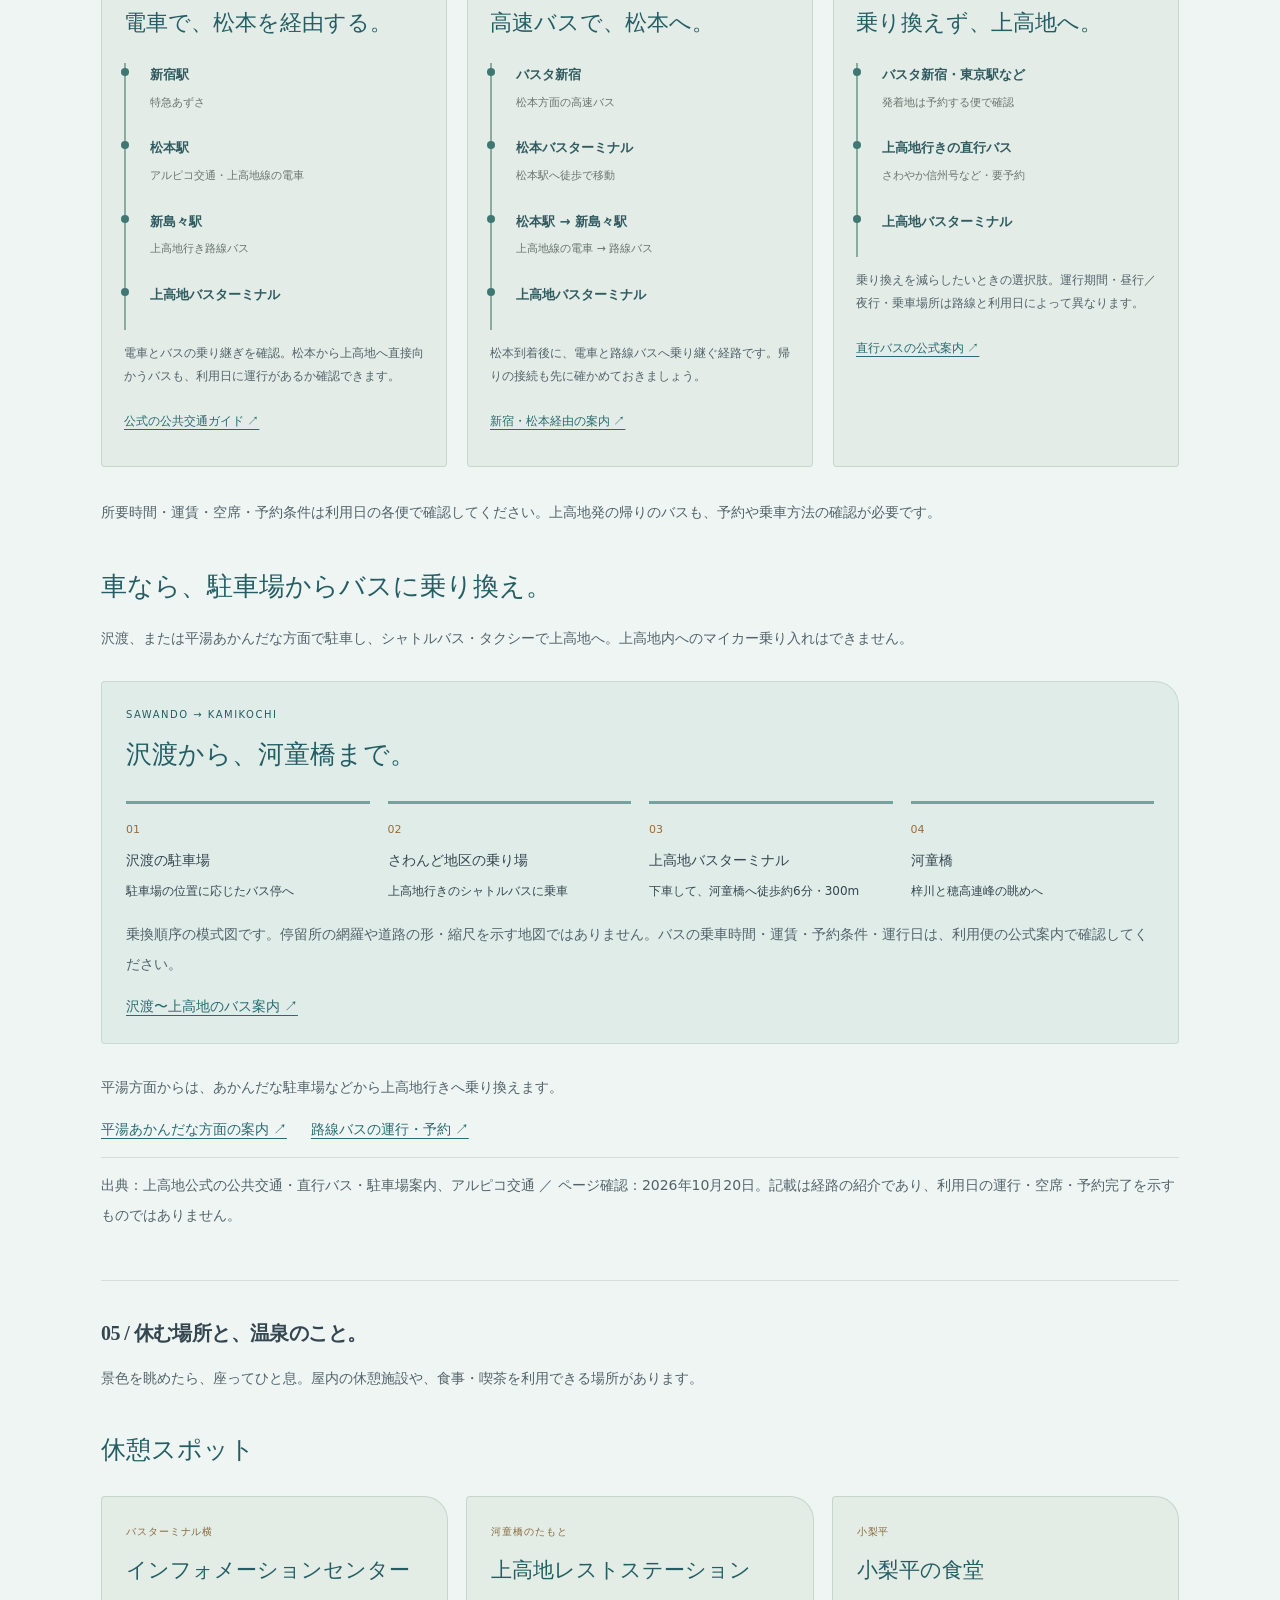
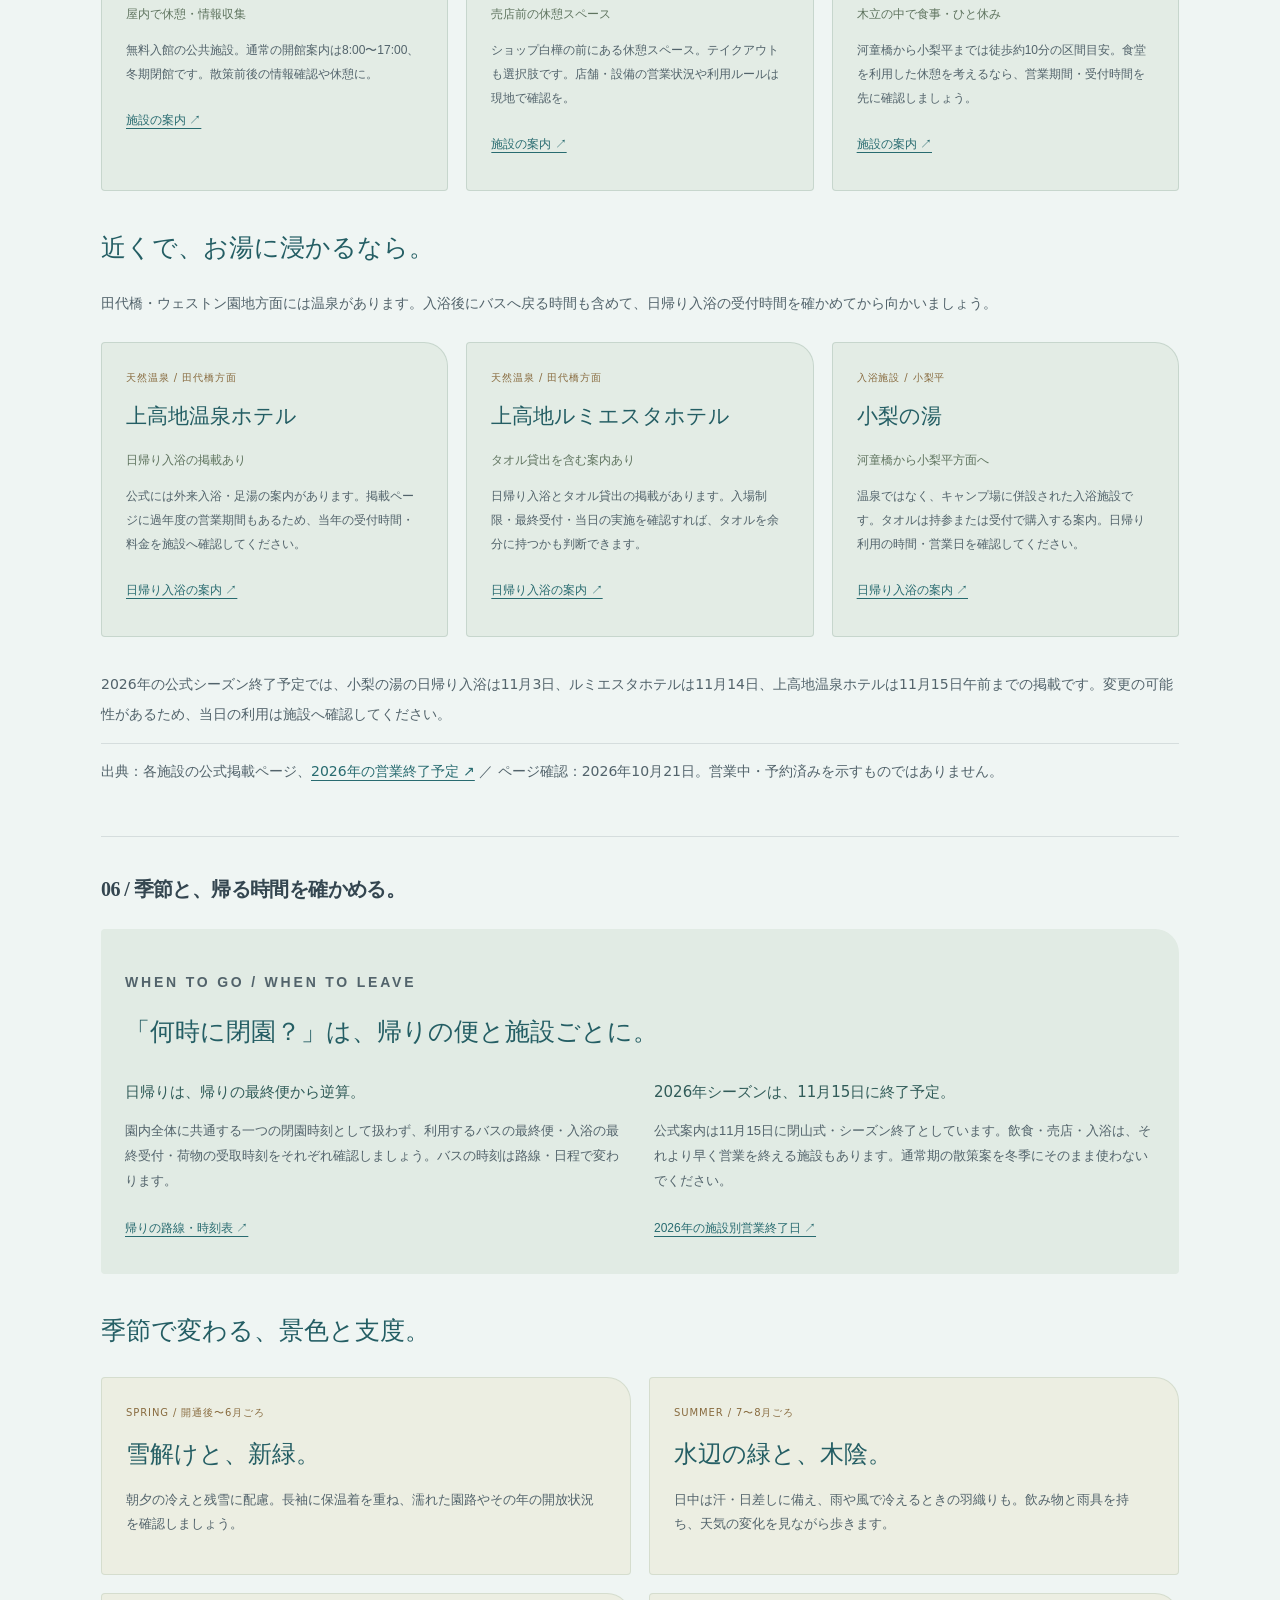
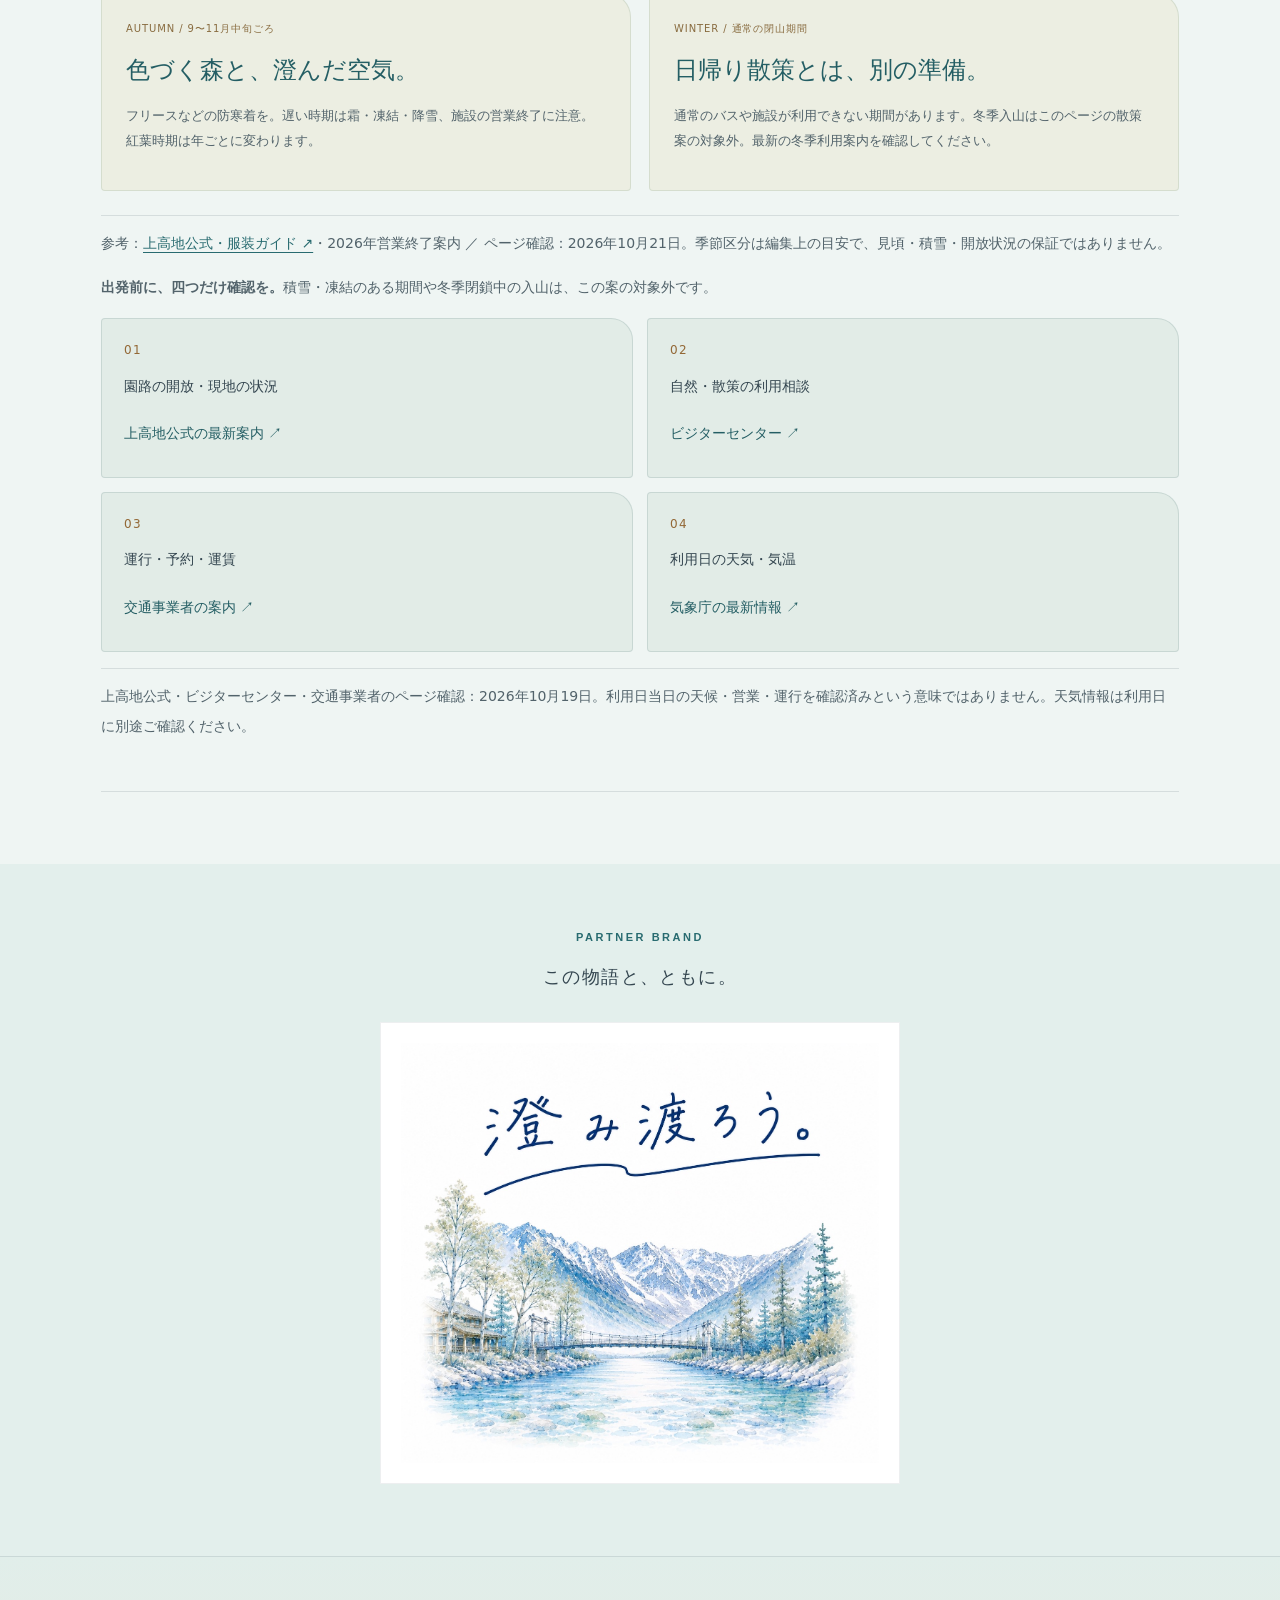
<file: experience.html>
<!doctype html>
<html lang="ja">
<head>
  <meta charset="utf-8">
  <meta name="viewport" content="width=device-width,initial-scale=1">
  <meta name="theme-color" content="#eff5f3">
  <meta name="description" content="YAMATABI（ヤマタビ）のショートドラマ『秋の上高地』。河童橋周辺のマップ、気分に合う過ごし方、服装やアクセスを知り、物語の舞台で自分の休日を考える作品ページです。">
  <title>秋の上高地｜作品と旅のガイド｜YAMATABI（ヤマタビ）</title>
  <meta property="og:title" content="秋の上高地｜作品と旅のガイド｜YAMATABI（ヤマタビ）">
  <meta property="og:description" content="YAMATABI（ヤマタビ）のショートドラマ『秋の上高地』。河童橋周辺のマップ、気分に合う過ごし方、服装やアクセスを知り、物語の舞台で自分の休日を考える作品ページです。">
  <meta property="og:type" content="website">
  <meta property="og:url" content="https://yamatabi-official.github.io/yamatabi-lp/experience.html">
  <meta property="og:image" content="https://yamatabi-official.github.io/yamatabi-lp/kamikochi.webp">
  <link rel="canonical" href="https://yamatabi-official.github.io/yamatabi-lp/experience.html">
  <meta property="og:site_name" content="YAMATABI（ヤマタビ）">
  <meta property="og:locale" content="ja_JP">
  <meta property="og:image:alt" content="上高地の河童橋、梓川と穂高連峰">
  <meta name="twitter:card" content="summary_large_image">
  <meta name="twitter:title" content="秋の上高地｜作品と旅のガイド｜YAMATABI（ヤマタビ）">
  <meta name="twitter:description" content="YAMATABI（ヤマタビ）のショートドラマ『秋の上高地』。河童橋周辺のマップ、気分に合う過ごし方、服装やアクセスを知り、物語の舞台で自分の休日を考える作品ページです。">
  <meta name="twitter:image" content="https://yamatabi-official.github.io/yamatabi-lp/kamikochi.webp">
<script type="application/ld+json">
{
  "@context": "https://schema.org",
  "@type": "WebPage",
  "@id": "https://yamatabi-official.github.io/yamatabi-lp/experience.html#webpage",
  "url": "https://yamatabi-official.github.io/yamatabi-lp/experience.html",
  "name": "秋の上高地｜作品と旅のガイド｜YAMATABI（ヤマタビ）",
  "description": "YAMATABI（ヤマタビ）のショートドラマ『秋の上高地』。河童橋周辺のマップ、気分に合う過ごし方、服装やアクセスを知り、物語の舞台で自分の休日を考える作品ページです。",
  "inLanguage": "ja",
  "isPartOf": {
    "@id": "https://yamatabi-official.github.io/yamatabi-lp/#website"
  },
  "publisher": {
    "@id": "https://yamatabi-official.github.io/yamatabi-lp/#organization"
  }
}
</script>
  <link rel="stylesheet" href="style.css?v=20261017-kamikochi-guide">
  <link rel="stylesheet" href="experience.css?v=20261018-your-day">
  <script src="story-map.js?v=20261019-mood" defer></script>
  <script src="kamikochi-arrival.js?v=20261019-fullscreen" defer></script>
  <script src="kamikochi-mood-data.js?v=20261019" defer></script>
  <script src="kamikochi-mood.js?v=20261019-guide" defer></script>
  <link rel="stylesheet" href="kamikochi-page.css?v=20261019-map-mood">
  <script src="kamikochi-page.js?v=20261019-single-player" defer></script>
  <script src="kamikochi-preview.js?v=20261019" defer></script>
  <link rel="stylesheet" href="kamikochi-motion.css?v=20261019">
  <script src="kamikochi-motion.js?v=20261019" defer></script>
  <link rel="stylesheet" href="kamikochi-guide.css?v=20261022-compact">
  <script src="kamikochi-guide.js?v=20261020-prep" defer></script>

<noscript><style>#hero-film[hidden]{display:block!important}.film-hero-image>img,[data-hero-play]{display:none}</style></noscript>
</head>
<body class="experience-page kamikochi-page">
  <header class="nav"><a class="brand" href="index.html" aria-label="YAMATABI（ヤマタビ）トップページ">YAMATABI</a><a href="index.html#stories">← 作品一覧</a></header>
  <main>
    <section class="detail-hero" id="scene" aria-labelledby="film-title">
      <div class="detail-copy">
        <p class="eyebrow">長野県・上高地 / KAMIKOCHI</p>
        <h1 id="film-title">秋の上高地</h1>
        <p class="subtitle">まだ名前のない、二人の旅。</p>
        <button type="button" class="journey-primary" data-hero-play aria-controls="hero-film" aria-expanded="false">ドラマを観る <small>21秒</small></button>
        <a class="k-page-secondary" href="#quiet-time">過ごし方を知る ↓</a>
        <p class="film-edition">YAMATABI ORIGINAL FILM — 001</p>
      </div>
      <figure class="film-hero-image"><img src="assets/kamikochi-film-still.webp" width="512" height="910" alt="作品『秋の上高地』で川辺に立つ人物の一場面" fetchpriority="high"><video id="hero-preview" muted autoplay loop playsinline preload="none" poster="assets/kamikochi-film-still.webp" aria-hidden="true" hidden></video><video id="hero-film" controls muted playsinline preload="none" poster="assets/kamikochi-film-still.webp" aria-label="秋の上高地をこのページで観る" aria-describedby="hero-caption-note" hidden><source src="kamikochi-film.mp4" type="video/mp4"><track kind="captions" src="assets/captions/kamikochi-scenes-ja.vtt" srclang="ja" label="日本語・画面の文字と情景"></video>
        <div class="hero-inline-tools" hidden><div><button type="button" data-hero-sound aria-pressed="false">音を聴く</button><button type="button" data-hero-captions aria-pressed="false">説明字幕を表示</button><button type="button" data-hero-close>映像を閉じる ×</button></div><p id="hero-caption-note">字幕は画面の文字と情景の説明です。</p><p class="hero-film-status" role="status"></p></div>
        <figcaption>作品『秋の上高地』より</figcaption></figure>
      <button type="button" class="hero-preview-toggle" data-preview-toggle hidden>プレビューを再生</button>
    </section>
    <nav class="trip-menu" aria-label="上高地ページ内"><a href="#story-map">周辺マップ</a><a href="#mood-guide">気分から探す</a><a href="#requirements">行く準備</a></nav>

    <section class="trip-section story-map-section k-area-map" id="story-map" aria-labelledby="story-map-title">
      <div class="eyebrow">01 / FIND YOUR PLACE</div>
      <h2 id="story-map-title"><span>上高地は、</span><span>こんな場所。</span></h2>
      <figure class="k-place-photo"><img src="kamikochi.webp" width="1152" height="1536" loading="lazy" decoding="async" alt="河童橋と梓川、その奥に広がる穂高連峰の稜線"><figcaption><span>KAPPA BRIDGE / HOTAKA RANGE</span>河童橋と、その先の穂高連峰。</figcaption></figure>
      <div class="story-map-legend" aria-label="マップの凡例">
        <span><i class="map-place-key" aria-hidden="true"></i>実在する場所</span>
        <span><i class="map-mood-key" aria-hidden="true"></i>園路と周辺施設</span>
      </div>
      <div class="story-map-layout">
        <div>
          <div class="story-map-board k-expanded-map k-spatial-map" role="group" aria-label="北を上に、梓川と大正池・田代池・河童橋・岳沢湿原・小梨平・明神池の位置関係を示す簡略マップ">
            <svg class="k-map-terrain" viewBox="0 0 720 900" preserveAspectRatio="none" aria-hidden="true" focusable="false">
              <defs><linearGradient id="valley-water" x1="0" y1="1" x2="1" y2="0"><stop stop-color="#86bcbf"/><stop offset="1" stop-color="#a9d5cd"/></linearGradient></defs>
              <rect width="720" height="900" fill="#eaf0e7"/>
              <path d="M0 0H600L535 120 430 170 330 290 345 340 220 420 115 550 135 690 40 830H0Z" fill="#d6e2d4"/>
              <path d="M720 220 650 310 640 435 535 490 485 640 375 710 330 900H720Z" fill="#dce7d8"/>
              <g fill="none" stroke="#b5c8b8" opacity=".5"><path d="M0 180 170 110 260 170 190 260 90 340 0 365"/><path d="M0 210 155 145 210 180 170 240 70 320 0 335"/><path d="M720 520 610 570 565 690 500 740 465 900"/><path d="M720 560 640 600 600 710 545 760 505 900"/></g>
              <path d="M175 920 C200 865 230 825 216 792 S175 720 196 670 S225 590 245 550 S330 470 403 387 S475 340 525 365 S600 400 675 300" fill="none" stroke="#bdd9d5" stroke-width="40"/>
              <path d="M175 920 C200 865 230 825 216 792 S175 720 196 670 S225 590 245 550 S330 470 403 387 S475 340 525 365 S600 400 675 300" fill="none" stroke="url(#valley-water)" stroke-width="23"/>
              <ellipse cx="213" cy="794" rx="24" ry="40" fill="#90bfc0" transform="rotate(18 213 794)"/>
              <ellipse cx="317" cy="657" rx="16" ry="9" fill="#91bdba"/>
              <ellipse cx="598" cy="204" rx="12" ry="23" fill="#91bdba" transform="rotate(20 598 204)"/>
              <g fill="none" stroke="#a97c49" stroke-width="3.5" stroke-linecap="round" stroke-linejoin="round">
                <path d="M216 792 270 752 317 657 275 605 223 522 302 550 396 495 403 387"/>
                <path d="M403 387 340 325 331 261 440 250 535 275 598 207"/>
                <path d="M403 387 490 324"/>
              </g>
              <path d="m230 508 18 19 M392 382 418 394" stroke="#6e6553" stroke-width="7"/>
              <path d="M331 261 340 288 320 297 324 317" fill="none" stroke="#9d784b" stroke-width="3" stroke-dasharray="4 3"/>
            </svg>
            <div class="k-map-compass" aria-label="北が上">N <span>↑</span></div>
            <span class="k-map-region k-map-hotaka">穂高連峰方面</span><span class="k-map-region k-map-ropp" aria-hidden="true">六百山・霞沢岳方面</span>
            <span class="k-map-flow">梓川 ↙ 下流へ</span>
            <a class="story-map-pin k-geo-pin map-pin-taisho" href="#map-taisho" style="--map-x:30%;--map-y:88%"><span>01</span><b>大正池</b></a>
            <a class="story-map-pin k-geo-pin map-pin-tashiro" href="#map-tashiro" style="--map-x:44%;--map-y:73%"><span>02</span><b>田代池</b></a>
            <a class="story-map-pin k-geo-pin map-pin-tashirobridge" href="#map-tashirobridge" style="--map-x:31%;--map-y:58%"><span>03</span><b>田代橋・穂高橋</b></a>
            <a class="story-map-pin k-geo-pin map-pin-terminal" href="#map-terminal" style="--map-x:55%;--map-y:55%"><span>04</span><b>バスターミナル</b></a>
            <a class="story-map-pin k-geo-pin map-pin-bridge" href="#map-bridge" style="--map-x:56%;--map-y:43%"><span>05</span><b>河童橋</b></a>
            <a class="story-map-pin k-geo-pin map-pin-dakesawa" href="#map-dakesawa" style="--map-x:46%;--map-y:29%"><span>06</span><b>岳沢湿原</b></a>
            <a class="story-map-pin k-geo-pin map-pin-myojin" href="#map-myojin" style="--map-x:83%;--map-y:23%"><span>07</span><b>明神池</b></a>
            <a class="story-map-pin k-geo-pin map-pin-konashi" href="#map-konashi" style="--map-x:68%;--map-y:36%"><span>08</span><b>小梨平</b></a>
            <span class="k-geo-time time-taisho" style="--map-x:53%;--map-y:84%" role="img" aria-label="大正池から田代池：片道徒歩約25分、約1.2km"><small aria-hidden="true">01 ↔ 02</small><strong aria-hidden="true">約25分</strong></span>
            <span class="k-geo-time time-tashiro" style="--map-x:20%;--map-y:69%" role="img" aria-label="田代池から田代橋・穂高橋：片道徒歩約20分、約1.0km"><small aria-hidden="true">02 ↔ 03</small><strong aria-hidden="true">約20分</strong></span>
            <span class="k-geo-time time-terminal" style="--map-x:60%;--map-y:64%" role="img" aria-label="田代橋・穂高橋からバスターミナル：片道徒歩約30分、約1.5km"><small aria-hidden="true">03 ↔ 04</small><strong aria-hidden="true">約30分</strong></span>
            <span class="k-geo-time time-bridge" style="--map-x:70%;--map-y:50%" role="img" aria-label="バスターミナルから河童橋：片道徒歩約6分、約300m"><small aria-hidden="true">04 ↔ 05</small><strong aria-hidden="true">約6分</strong></span>
            <span class="k-geo-time time-dakesawa" style="--map-x:38%;--map-y:39%" role="img" aria-label="河童橋から岳沢湿原：片道徒歩約10分、約500m"><small aria-hidden="true">05 ↔ 06</small><strong aria-hidden="true">約10分</strong></span>
            <span class="k-geo-time time-myojin" style="--map-x:64%;--map-y:23%" role="img" aria-label="岳沢湿原から明神池：片道徒歩約40分、約2.0km"><small aria-hidden="true">06 ↔ 07</small><strong aria-hidden="true">約40分</strong></span>
            <span class="k-geo-time time-konashi" style="--map-x:81%;--map-y:34%" role="img" aria-label="河童橋から小梨平：片道徒歩約10分、約500m"><small aria-hidden="true">05 ↔ 08</small><strong aria-hidden="true">約10分</strong></span>
            <a class="story-map-pin k-map-river-link" href="#map-river"><b>梓川のこと ↗</b></a><span class="k-map-spatial-key">01 ↔ 02 は地点番号<br>表示はすべて片道の徒歩時間</span>
          </div>
          <section class="k-walk-times" aria-labelledby="walk-times-title"><div class="k-walk-times-heading"><h3 id="walk-times-title">徒歩時間</h3><p>片道の目安（休憩・混雑・寄り道を除く）</p></div><ul class="k-walk-time-list"><li><div class="k-time-endpoints"><span><i>01</i>大正池</span><span class="k-time-connector" aria-hidden="true">↕</span><span><i>02</i>田代池</span></div><div class="k-time-value"><small>片道・徒歩</small><strong>約<span>25</span>分</strong><small>約1.2km</small></div></li><li><div class="k-time-endpoints"><span><i>02</i>田代池</span><span class="k-time-connector" aria-hidden="true">↕</span><span><i>03</i>田代橋・穂高橋</span></div><div class="k-time-value"><small>片道・徒歩</small><strong>約<span>20</span>分</strong><small>約1.0km</small></div></li><li><div class="k-time-endpoints"><span><i>03</i>田代橋・穂高橋</span><span class="k-time-connector" aria-hidden="true">↕</span><span><i>04</i>バスターミナル</span></div><div class="k-time-value"><small>片道・徒歩</small><strong>約<span>30</span>分</strong><small>約1.5km · 梓川左岸</small></div></li><li><div class="k-time-endpoints"><span><i>04</i>バスターミナル</span><span class="k-time-connector" aria-hidden="true">↕</span><span><i>05</i>河童橋</span></div><div class="k-time-value"><small>片道・徒歩</small><strong>約<span>6</span>分</strong><small>約300m</small></div></li><li><div class="k-time-endpoints"><span><i>05</i>河童橋</span><span class="k-time-connector" aria-hidden="true">↕</span><span><i>06</i>岳沢湿原</span></div><div class="k-time-value"><small>片道・徒歩</small><strong>約<span>10</span>分</strong><small>約500m · 梓川右岸</small></div></li><li><div class="k-time-endpoints"><span><i>06</i>岳沢湿原</span><span class="k-time-connector" aria-hidden="true">↕</span><span><i>07</i>明神池</span></div><div class="k-time-value"><small>片道・徒歩</small><strong>約<span>40</span>分</strong><small>約2.0km · 梓川右岸</small></div></li><li><div class="k-time-endpoints"><span><i>05</i>河童橋</span><span class="k-time-connector" aria-hidden="true">↕</span><span><i>08</i>小梨平</span></div><div class="k-time-value"><small>片道・徒歩</small><strong>約<span>10</span>分</strong><small>約500m · 梓川左岸</small></div></li></ul><p class="k-caption">往復する場合は、帰りに歩く時間と休憩を別に見込みましょう。公式の区間目安であり、当日の所要時間を保証するものではありません。</p></section>
          <p class="k-caption">河童橋から岳沢湿原・明神池へは右岸、小梨平へは左岸。田代橋からバスターミナルへは左岸の経路を示しています。徒歩時間は休憩を含みません。</p>
          <p class="story-map-caption">公式園路マップを参照し、北を上に地点と川の位置関係を整理した簡略図です。地形・園路の細部や距離の比率は省略しており、測量図・ナビゲーション用地図ではありません。名前をタップすると、その場所と周辺施設が分かります。実際の移動には公式地図・現地案内をご利用ください。</p>
        </div>
        <div class="story-map-notes">
          <p class="story-map-notes-title">場所と周辺の施設</p>
          <details class="story-map-detail" id="map-bridge" open>
            <summary><span>05 / PLACE</span>河童橋</summary>
            <div><p>川と穂高連峰を望む吊り橋。ターミナルから約300m・徒歩約6分が公式の目安です。周辺のカッパトイレは公式園路マップに掲載されています。利用可否は訪問日に確認を。</p><a class="source" href="https://www.google.com/maps/search/?api=1&amp;query=上高地+河童橋" target="_blank" rel="noopener noreferrer">地図アプリで場所を見る ↗</a></div>
          </details>
          <details class="story-map-detail" id="map-river">
            <summary><span>RIVER</span>梓川</summary>
            <div><p>上高地を流れる川。開放されている川沿いの園路から流れや木々を眺めます。川の中や河原への立ち入りを案内するピンではありません。</p><a class="source" href="#requirements">散策のヒントを読む ↓</a></div>
          </details>
          <details class="story-map-detail" id="map-terminal">
            <summary><span>04 / PLACE</span>上高地バスターミナル</summary>
            <div><p>旅のはじまりと帰りの目印に。散策前に帰りの乗り場・便を確認し、余裕を持って戻りましょう。</p><a class="source" href="https://www.google.com/maps/search/?api=1&amp;query=上高地バスターミナル" target="_blank" rel="noopener noreferrer">地図アプリで場所を見る ↗</a></div>
          </details>
          <details class="story-map-detail" id="map-konashi">
            <summary><span>08 / PLACE</span>小梨平と周辺施設</summary>
            <div><p>河童橋から約500m・徒歩約10分が公式の区間目安。小梨平にはビジターセンターがあり、周辺に公衆トイレの掲載があります。営業・利用可否・道の状態は訪問前に確認してください。</p><a class="source" href="https://www.kamikochi-vc.or.jp/" target="_blank" rel="noopener noreferrer">ビジターセンターの案内 ↗</a><a class="source" href="#replay-trees">木々の風景を見る ↓</a></div>
          </details>
<details class="story-map-detail" id="map-taisho"><summary>大正池</summary><div><p>山々を映す水面を眺める場所。田代池・田代湿原までの公式目安は徒歩約25分・約1.2km。</p><a class="source" href="https://www.kamikochi.or.jp/enjoy/walking/" target="_blank" rel="noopener noreferrer">公式散策案内で確認 ↗</a></div></details><details class="story-map-detail" id="map-tashiro"><summary>田代池・田代湿原</summary><div><p>森林と湿原の風景を楽しむエリア。田代橋・穂高橋までは徒歩約20分・約1.0km。木道を含む園路は、開放状況を確認して利用します。</p><a class="source" href="https://www.kamikochi.or.jp/enjoy/walking/" target="_blank" rel="noopener noreferrer">公式散策案内で確認 ↗</a></div></details><details class="story-map-detail" id="map-tashirobridge"><summary>田代橋・穂高橋</summary><div><p>大正池方面と河童橋方面をつなぐ目印。この図では左岸からバスターミナルへ進む約30分・約1.5kmの経路を掲載しています。</p><a class="source" href="https://www.kamikochi.or.jp/enjoy/walking/" target="_blank" rel="noopener noreferrer">公式散策案内で確認 ↗</a></div></details><details class="story-map-detail" id="map-dakesawa"><summary>岳沢湿原</summary><div><p>河童橋から梓川右岸を約10分・約500m。湿原の景色を眺める区間です。岳沢小屋までの登山道とは別です。</p><a class="source" href="https://www.kamikochi.or.jp/enjoy/walking/" target="_blank" rel="noopener noreferrer">公式散策案内で確認 ↗</a></div></details><details class="story-map-detail" id="map-myojin"><summary>明神池</summary><div><p>岳沢湿原から右岸経由で徒歩約40分・約2.0km。池の拝観条件・料金・受付時間は訪問前に公式案内をご確認ください。</p><a class="source" href="https://www.kamikochi.or.jp/enjoy/walking/" target="_blank" rel="noopener noreferrer">公式散策案内で確認 ↗</a></div></details>          <p class="k-source">区間目安・施設の掲載位置：<a href="https://www.kamikochi.or.jp/enjoy/walking/" target="_blank" rel="noopener noreferrer">公式散策案内</a>・<a href="https://www.kamikochi.or.jp/learn/parkmap/" target="_blank" rel="noopener noreferrer">公式園路マップ</a>・<a href="https://www.kamikochi-vc.or.jp/" target="_blank" rel="noopener noreferrer">ビジターセンター</a>。ページ確認：2026年10月19日。利用日の営業・通行確認は別途必要です。</p>
          <a class="link" href="https://www.kamikochi.or.jp/learn/parkmap/" target="_blank" rel="noopener noreferrer">移動には、公式園路マップへ ↗</a>
        </div>
      </div>
    </section>

    <section class="trip-section k-replay" id="quiet-time" aria-labelledby="replay-title">
      <div class="eyebrow">02 / YOUR POINT OF VIEW</div>
      <h2 id="replay-title">あなたなら、ここでどう過ごす？</h2>
      <p class="trip-lead">橋の上で立ち止まる。流れを眺める。木々に目を向ける。<br>気になる風景をひらいて、自分のペースで。</p>
      <span class="k-anchor" id="places"></span>
      <div class="k-replay-controls" hidden><button type="button" class="journey-button" data-replay-prev aria-label="前の過ごし方">←</button><button type="button" class="journey-button" data-replay-next aria-label="次の過ごし方">→</button></div><div class="k-replay-grid" tabindex="0" aria-label="過ごし方のカード。横にスクロールできます">
        <details class="k-replay-card" id="replay-bridge">
          <summary><img src="kamikochi.webp" width="1152" height="1536" alt="河童橋と梓川、その先に広がる山々" loading="lazy"><span class="k-card-text"><small>01 / 河童橋・写真</small><strong>橋の上で、ひと呼吸。</strong><span>風景をひらく ＋</span></span></summary>
          <div class="k-card-body"><img src="kamikochi.webp" width="1152" height="1536" alt="河童橋と川の風景を大きく眺める" loading="lazy"><p>橋から眺める川と山々を想像して。ここでは写真のまま、ゆっくり過ごせます。</p><p class="k-caption">静止写真・音声なし。現地では通行を妨げず、混雑時は橋を渡った先で景色を楽しみましょう。</p></div>
        </details>
        <details class="k-replay-card" id="replay-river">
          <summary><img src="assets/kamikochi-river-intro.webp" width="512" height="910" alt="梓川の水面と川岸の木々" loading="lazy"><span class="k-card-text"><small>02 / 梓川・無音の映像</small><strong>川のそばで、ひと休み。</strong><span>風景をひらく ＋</span></span></summary>
          <div class="k-card-body"><video data-replay-video controls muted playsinline loop preload="none" poster="assets/kamikochi-river-intro.webp" aria-label="梓川の流れを眺める無音映像"></video><button type="button" data-river-play class="journey-button" hidden>流れを眺める ▶</button><p>開放されている遊歩道から、水の色や流れを眺める時間を想像して。</p><p class="k-caption" data-river-status role="status">提供された梓川の映像。音声はありません。</p></div>
        </details>
        <details class="k-replay-card k-trees" id="replay-trees">
          <summary><img src="assets/kamikochi-river-intro.webp" width="512" height="910" alt="梓川の岸辺に連なる木々" loading="lazy"><span class="k-card-text"><small>03 / 川岸の木々・写真</small><strong>木々の向こうに、目を向ける。</strong><span>風景をひらく ＋</span></span></summary>
          <div class="k-card-body"><img data-tree-view src="assets/kamikochi-river-intro.webp" width="512" height="910" alt="川岸の木々と光を眺める" loading="lazy"><button type="button" class="journey-button" data-tree-toggle aria-pressed="false" hidden>木々を大きく見る</button><p>枝の重なりや、光の当たる葉を探す。歩き出さず、眺めるだけでも。</p><p class="k-caption">梓川の岸辺の静止写真です。森の道を歩く映像は現在準備中です。音声はありません。</p></div>
        </details>
      </div>
    </section>

    <section class="trip-section k-mood-guide" id="mood-guide" aria-labelledby="mood-title">
      <div class="eyebrow">03 / FOLLOW YOUR FEELING</div><h2 id="mood-title">今の気分から、過ごし方を。</h2>
      <p class="trip-lead">気になる時間と、歩く量を選ぶと、<br>上高地での立ち寄り方・休み方をご提案します。</p>
      <form id="mood-form" hidden>
        <fieldset><legend>今日は、どんな気分？</legend><div class="mood-options">
          <label><input type="radio" name="mood" value="calm" required><span>ひと息つきたい</span></label>
          <label><input type="radio" name="mood" value="talk"><span>誰かとゆっくり話したい</span></label>
          <label><input type="radio" name="mood" value="curious"><span>自然をじっくり見たい</span></label>
          <label><input type="radio" name="mood" value="refresh"><span>軽く気分転換したい</span></label>
        </div></fieldset>
        <fieldset><legend>歩く量は、どのくらいにする？</legend><div class="mood-options">
          <label><input type="radio" name="pace" value="unknown" checked><span>まだ決めていない</span></label>
          <label><input type="radio" name="pace" value="short"><span>河童橋の周りを、短めに</span></label>
          <label><input type="radio" name="pace" value="standard"><span>小梨平まで、ゆっくり歩く</span></label>
        </div></fieldset>
        <button type="submit" class="journey-primary">今の自分に合う過ごし方を見る ↗</button>
      </form>
      <p id="mood-status" role="status" class="k-caption">気分と歩く量に合わせた、編集上の散策提案です。</p>
      <article id="mood-result" class="mood-result" hidden></article>
      <noscript><p>上のマップと下の準備情報から、歩く範囲をご検討いただけます。</p></noscript>
    </section>

    <span class="k-anchor" id="walk"></span><span class="k-anchor" id="about-kamikochi"></span><section class="trip-section k-requirements" id="requirements" aria-labelledby="requirements-title">
      <div class="eyebrow">04 / BEFORE YOUR DAY</div><h2 id="requirements-title">自分も過ごせるか、確かめる。</h2>
      <p class="trip-lead">歩く道、気温、荷物、行き帰り。<br>現地で休む時間まで、自分のペースで準備する。</p>
      <nav class="k-practical-nav" aria-label="旅の準備から探す"><a href="#season">気温・身支度</a><a href="#light-packing">買い足し・荷物</a><a href="#rest-and-onsen">休憩・温泉</a><a href="#visit-hours">季節・時間</a></nav>
      <article class="k-requirement" id="terrain"><h3>01 / 王道モデルコースと、道の様子</h3>
        <div class="k-classic-course"><p class="eyebrow">THE CLASSIC WALK</p><h4>大正池から、河童橋へ。</h4><p>池、森、梓川、そして穂高連峰。上高地の景色をつなぐ、自然研究路の定番コースを一つ。</p><div class="k-classic-facts"><span>片道 <strong>約4km</strong></span><span>歩行 <strong>約80分</strong></span><span>田代橋からは <strong>梓川左岸</strong></span></div>
        <ol class="k-course-path"><li><b>大正池</b><span>約25分</span></li><li><b>田代池・田代湿原</b><span>約20分</span></li><li><b>田代橋・穂高橋</b><span>約30分</span></li><li><b>上高地バスターミナル</b><span>約6分</span></li><li><b>河童橋</b><span>ゴール</span></li></ol><p class="k-caption">時間は公式の歩行目安。区間ごとの目安には丸めがあり、全体は約80分です。休憩・写真・混雑の時間は別に確保してください。帰路にターミナルへ戻る歩行（約6分）も見込みます。</p></div>
        <div class="k-course-surface"><section><small>01 / 池から森へ</small><h4>木道を含む自然研究路</h4><p>大正池から田代池・田代湿原へ。林間コースでは森の中の木道を歩く区間があります。湿地の外へ踏み出さず、園路に沿って進みます。濡れた木道では足元に注意を。</p></section><section><small>02 / 梓川に沿って</small><h4>川沿いの園路</h4><p>田代橋・穂高橋からは梓川左岸をターミナル方面へ。水辺の景色を眺めながら園路を進みます。雨の後のぬかるみや、その日の通行状況は現地案内で確認します。</p></section><section><small>03 / 河童橋へ</small><h4>ターミナルから橋まで</h4><p>ターミナルから河童橋は約300m。橋の上は人が行き交う通路です。混雑時は立ち止まらず、渡った先でゆっくり景色を楽しみましょう。</p></section></div>
        <p class="k-caption">雪・凍結がなく、園路と交通が利用できる通常期の案です。区間別の路面素材・段差数・高低差は未確認のため、バリアフリーの判断には使えません。歩きやすさの相談はビジターセンターへ。</p><p class="k-source">出典：<a href="https://www.kamikochi.or.jp/enjoy/walking/" target="_blank" rel="noopener noreferrer">上高地公式・自然研究路／梓川左岸コース</a> ／ ページ確認：2026年10月20日</p></article>
      <article class="k-requirement" id="season"><h3>02 / 気温を確認して、身支度を。</h3><aside class="k-weather" aria-labelledby="weather-title"><div><p class="eyebrow">KAPPA BRIDGE / WEATHER</p><h4 id="weather-title">気温を、こまめに確認。</h4></div><p class="k-weather-intro">河童橋周辺の気温・天気を確認してから出発。散策中も、寒さや雨に合わせて調整しましょう。</p><p data-weather-status role="status">天気を読み込みます。</p><div class="k-weather-reading" hidden><strong data-weather-temp></strong><span data-weather-sky></span></div><p class="k-caption" data-weather-time></p><p class="k-caption">表示中は15分おきに更新します。河童橋付近（標高約1,500m）の予報モデル値です。現地の実測値ではありません。山では天候が急変するため、訪問前に警報・予報もご確認ください。</p><a href="https://www.met.no/en/free-meteorological-data" target="_blank" rel="noopener noreferrer" class="source">取得元：MET Norway ↗</a> · <a href="https://creativecommons.org/licenses/by/4.0/" target="_blank" rel="noopener noreferrer" class="source">CC BY 4.0</a> · <a href="https://www.jma.go.jp/bosai/" target="_blank" rel="noopener noreferrer" class="source">気象庁の最新情報 ↗</a><button type="button" class="journey-button" data-weather-refresh>天気を更新</button></aside>

        <section class="k-layer-guide" aria-labelledby="layer-title"><p class="eyebrow">LESS LUGGAGE / LAYERS</p><h4 id="layer-title">厚い一枚より、脱ぎ着できる重ね着を。</h4><p>通常期の散策は、速乾性のあるシャツ＋フリースなどの保温着＋風雨を防ぐアウターを基本に。夏でも朝夕や雨の日は冷えます。出発前の予報と、その場の体感で調整しましょう。</p><ol><li><b>歩き始めるとき</b><span>暑くなる前に一枚脱ぎ、汗で服を濡らしすぎない。</span></li><li><b>座って休むとき</b><span>冷える前にフリースなどを羽織る。汗冷えにも配慮。</span></li><li><b>風・雨が出てきたら</b><span>防風・防水のアウターを重ねる。気温だけで判断しない。</span></li></ol><p class="k-caption">必要な防寒量は訪問日・時間帯・体調で変わります。春秋の低温や積雪期に、この組み合わせだけで足りるとは限りません。</p></section>
        <aside class="k-live-camera" aria-labelledby="live-camera-title"><div><p class="eyebrow">KAPPA BRIDGE / LIVE CAMERA</p><h4 id="live-camera-title">河童橋の空を、映像でも。</h4><p>雲の様子や明るさ、橋の周りを出発前にチェック。</p></div><div class="k-live-links"><a class="journey-button" href="https://www.youtube.com/results?search_query=%E4%BA%94%E5%8D%83%E5%B0%BA+%E6%B2%B3%E7%AB%A5%E6%A9%8B+%E3%83%A9%E3%82%A4%E3%83%96%E3%82%AB%E3%83%A1%E3%83%A9" target="_blank" rel="noopener noreferrer">YouTubeで河童橋のライブ配信を探す ↗</a><a class="source" href="https://www.gosenjaku.co.jp/" target="_blank" rel="noopener noreferrer">五千尺の公式サイトへ ↗</a></div><p class="k-caption">外部サイトで配信中の映像と日時をご確認ください。ここに表示している気温はカメラ地点の実測値ではありません。</p></aside>
        <div class="k-gear-heading"><p class="eyebrow">HIKING ESSENTIALS</p><h4>軽やかに歩くための、おすすめ装備。</h4><p>長ズボンとシャツを基本に、脱ぎ着できる一枚を。通常期の散策を想定した、道具選びのヒントです。</p></div>
        <ul class="k-gear-list"><li><small>01 / SHOES</small><b>軽めのトレッキングシューズ</b><p>履き慣れていて、濡れた園路でも滑りにくい靴を。</p></li><li><small>02 / PACK</small><b>軽めのザック</b><p>飲み物・雨具・防寒着が収まり、両手を空けて歩けるもの。</p></li><li><small>03 / RAIN</small><b>折りたたみ傘</b><p>小雨の備えに。風雨が強い日は、傘だけに頼らずレインウェアも。</p></li><li><small>04 / PANTS</small><b>動きやすい長ズボン</b><p>肌を覆いつつ歩きやすい、乾きやすい素材を。</p></li><li><small>05 / SHIRT</small><b>重ね着しやすいシャツ</b><p>汗や日差しに配慮し、気温に合わせて袖や前開きで調整。</p></li><li><small>06 / FLEECE</small><b>温度調整用のフリース</b><p>朝夕や休憩時の冷えに、さっと羽織れる一枚を。</p></li></ul>
        <p class="k-caption">飲み物・携行食も忘れずに。気温・降雨・訪問時期に合わせて装備を調整してください。冬季の入山装備を案内する内容ではありません。</p><p class="k-source">服装の参考：<a href="https://www.kamikochi.or.jp/learn/season" target="_blank" rel="noopener noreferrer">上高地公式・季節別服装ガイド</a> ／ ページ確認：2026年10月20日。装備の組み合わせはYAMATABIの編集提案です。</p></article>
      <article class="k-requirement" id="light-packing"><h3>03 / 身軽に行く。足りないものは、現地で。</h3><p>すべてを背負わず、途中で買う・大きな荷物を預ける、も選択肢。足に合う靴と雨具、防寒着、最初に飲む水は出発時から用意しましょう。</p>
        <div class="k-pack-decisions"><section><small>BRING</small><h4>体に合うものは、持参。</h4><p>履き慣れた靴、ザック、雨具、防寒着、必要な薬。靴や服のサイズ・在庫を現地購入の前提にしない。</p></section><section><small>BUY LOCALLY</small><h4>小物や食事は、買い足せる。</h4><p>営業している施設で、雨具・小物、飲食物などを確認。取り扱いは下の案内へ。すべての装備が揃う保証はありません。</p></section><section><small>LEAVE BEHIND</small><h4>散策に使わない荷物は、預ける。</h4><p>旅行用の大きな荷物や帰りの着替えは、ターミナルの預かり所を活用。散策中に必要な物は手元の小さなザックへ。</p></section></div>
        <h4 class="k-local-subhead">買い足せる場所</h4><div class="k-local-grid">
<section class="k-local-card"><small>ターミナル横</small><h4>上高地インフォメーションセンター</h4><b>雨具・緊急用の登山小物</b><p>公式案内に販売の記載があります。買える商品・在庫・営業日は事前に確認してください。</p><a class="source" href="https://www.kamikochi.or.jp/enjoy/public_facilities/1214/" target="_blank" rel="noopener noreferrer">取り扱い・営業案内 ↗</a></section><section class="k-local-card"><small>河童橋のたもと</small><h4>ショップ白樺</h4><b>アウトドアグッズ・日用品の相談先</b><p>ホテル白樺荘の売店。公式案内にアウトドアグッズとドラッグコーナーの記載があります。個別の商品やサイズは要確認。</p><a class="source" href="https://www.kamikochi.or.jp/enjoy/souvenir_shops/2128/" target="_blank" rel="noopener noreferrer">取り扱い・営業案内 ↗</a></section><section class="k-local-card"><small>河童橋から小梨平方面</small><h4>森のリゾート小梨の売店</h4><b>食品・飲み物・日用品</b><p>インスタント食品、飲料、タオルなどの取り扱い案内があります。通常の散策で食べる分・飲む分を途中で補う選択肢に。</p><a class="source" href="https://www.kamikochi.or.jp/enjoy/souvenir_shops/2154/" target="_blank" rel="noopener noreferrer">取り扱い・営業案内 ↗</a></section></div><aside class="k-luggage-note"><div><p class="eyebrow">BAGGAGE STORAGE</p><h4>上高地バスターミナルの手荷物預かり所</h4><p>公式案内の通常営業時間は<strong>6:00〜17:00</strong>、営業期間は4月17日〜11月15日・不定休。サイズで料金が変わるため、料金・受取期限・当日の営業を預ける前に確認してください。</p><p class="k-caption">大正池で降りて歩き始める場合、預かり所はコース後半のターミナルです。歩く前に預けたい人は、先にターミナルへ行く段取りを検討してください。</p></div><a class="source" href="https://www.kamikochi.or.jp/enjoy/public_facilities/2444/" target="_blank" rel="noopener noreferrer">預かり所の場所・利用条件 ↗</a></aside><p class="k-source">出典：各施設の上高地公式掲載ページ ／ ページ確認：2026年10月21日。品切れ・休業・営業時間変更は利用日に確認してください。</p></article>
      <article class="k-requirement" id="access"><h3>04 / 上高地までのアクセス</h3><aside class="k-nearest-station"><p class="eyebrow">NEAREST RAILWAY STATION</p><h4>最寄りの鉄道駅は、新島々駅。</h4><p>上高地に鉄道駅はありません。新島々駅から路線バスに乗り、上高地バスターミナルへ向かいます。松本駅からは電車で新島々へ。駅から河童橋まで徒歩だけで向かう距離ではありません。</p><dl><div><dt>松本駅 → 新島々駅</dt><dd>電車 約30分</dd></div><div><dt>新島々駅 → 上高地</dt><dd>路線バス 約1時間</dd></div><div><dt>ターミナル → 河童橋</dt><dd>徒歩 約6分・300m</dd></div></dl><p class="k-caption">公式案内の移動目安です。待ち時間・混雑・乗り換え時間は含みません。通常期の運行が前提で、往復の接続は利用日の時刻表で確認してください。</p><a class="source" href="https://www.kamikochi.or.jp/access/train/" target="_blank" rel="noopener noreferrer">新島々経由の公式案内 ↗</a></aside><p>東京方面からは、電車をつなぐ・高速バスで松本へ向かう・上高地への直行バスに乗る、の三つが主な選択肢です。</p><div class="k-tokyo-routes">
        <section><small>01 / TRAIN</small><h4>電車で、松本を経由する。</h4><ol><li><b>新宿駅</b><span>特急あずさ</span></li><li><b>松本駅</b><span>アルピコ交通・上高地線の電車</span></li><li><b>新島々駅</b><span>上高地行き路線バス</span></li><li><b>上高地バスターミナル</b></li></ol><p>電車とバスの乗り継ぎを確認。松本から上高地へ直接向かうバスも、利用日に運行があるか確認できます。</p><a class="source" href="https://www.kamikochi.or.jp/access/train/" target="_blank" rel="noopener noreferrer">公式の公共交通ガイド ↗</a></section>
        <section><small>02 / HIGHWAY BUS</small><h4>高速バスで、松本へ。</h4><ol><li><b>バスタ新宿</b><span>松本方面の高速バス</span></li><li><b>松本バスターミナル</b><span>松本駅へ徒歩で移動</span></li><li><b>松本駅 → 新島々駅</b><span>上高地線の電車 → 路線バス</span></li><li><b>上高地バスターミナル</b></li></ol><p>松本到着後に、電車と路線バスへ乗り継ぐ経路です。帰りの接続も先に確かめておきましょう。</p><a class="source" href="https://www.kamikochi.or.jp/access/train/" target="_blank" rel="noopener noreferrer">新宿・松本経由の案内 ↗</a></section>
        <section><small>03 / DIRECT BUS</small><h4>乗り換えず、上高地へ。</h4><ol><li><b>バスタ新宿・東京駅など</b><span>発着地は予約する便で確認</span></li><li><b>上高地行きの直行バス</b><span>さわやか信州号など・要予約</span></li><li><b>上高地バスターミナル</b></li></ol><p>乗り換えを減らしたいときの選択肢。運行期間・昼行／夜行・乗車場所は路線と利用日によって異なります。</p><a class="source" href="https://www.kamikochi.or.jp/access/bus/" target="_blank" rel="noopener noreferrer">直行バスの公式案内 ↗</a></section>
        </div><p class="k-caption">所要時間・運賃・空席・予約条件は利用日の各便で確認してください。上高地発の帰りのバスも、予約や乗車方法の確認が必要です。</p>
        <h4 class="k-car-title">車なら、駐車場からバスに乗り換え。</h4><p>沢渡、または平湯あかんだな方面で駐車し、シャトルバス・タクシーで上高地へ。上高地内へのマイカー乗り入れはできません。</p><figure class="k-bus-map"><figcaption><small>SAWANDO → KAMIKOCHI</small><strong>沢渡から、河童橋まで。</strong></figcaption><ol><li><b>沢渡の駐車場</b><span>駐車場の位置に応じたバス停へ</span></li><li><b>さわんど地区の乗り場</b><span>上高地行きのシャトルバスに乗車</span></li><li><b>上高地バスターミナル</b><span>下車して、河童橋へ徒歩約6分・300m</span></li><li><b>河童橋</b><span>梓川と穂高連峰の眺めへ</span></li></ol><p class="k-caption">乗換順序の模式図です。停留所の網羅や道路の形・縮尺を示す地図ではありません。バスの乗車時間・運賃・予約条件・運行日は、利用便の公式案内で確認してください。</p><a class="source" href="https://www.alpico.co.jp/traffic/local/kamikochi/sawando/" target="_blank" rel="noopener noreferrer">沢渡〜上高地のバス案内 ↗</a></figure><p class="k-caption">平湯方面からは、あかんだな駐車場などから上高地行きへ乗り換えます。</p><div class="k-route-links"><a class="source" href="https://www.kamikochi.or.jp/access/akandana" target="_blank" rel="noopener noreferrer">平湯あかんだな方面の案内 ↗</a><a class="source" href="https://www.alpico.co.jp/traffic/local/kamikochi/" target="_blank" rel="noopener noreferrer">路線バスの運行・予約 ↗</a></div><p class="k-source">出典：上高地公式の公共交通・直行バス・駐車場案内、アルピコ交通 ／ ページ確認：2026年10月20日。記載は経路の紹介であり、利用日の運行・空席・予約完了を示すものではありません。</p></article>
      <article class="k-requirement" id="rest-and-onsen"><h3>05 / 休む場所と、温泉のこと。</h3><p>景色を眺めたら、座ってひと息。屋内の休憩施設や、食事・喫茶を利用できる場所があります。</p><h4 class="k-local-subhead">休憩スポット</h4><div class="k-local-grid"><section class="k-local-card"><small>バスターミナル横</small><h4>インフォメーションセンター</h4><b>屋内で休憩・情報収集</b><p>無料入館の公共施設。通常の開館案内は8:00〜17:00、冬期閉館です。散策前後の情報確認や休憩に。</p><a class="source" href="https://www.kamikochi.or.jp/enjoy/public_facilities/1214/" target="_blank" rel="noopener noreferrer">施設の案内 ↗</a></section><section class="k-local-card"><small>河童橋のたもと</small><h4>上高地レストステーション</h4><b>売店前の休憩スペース</b><p>ショップ白樺の前にある休憩スペース。テイクアウトも選択肢です。店舗・設備の営業状況や利用ルールは現地で確認を。</p><a class="source" href="https://www.kamikochi.or.jp/enjoy/souvenir_shops/2128/" target="_blank" rel="noopener noreferrer">施設の案内 ↗</a></section><section class="k-local-card"><small>小梨平</small><h4>小梨平の食堂</h4><b>木立の中で食事・ひと休み</b><p>河童橋から小梨平までは徒歩約10分の区間目安。食堂を利用した休憩を考えるなら、営業期間・受付時間を先に確認しましょう。</p><a class="source" href="https://www.kamikochi.or.jp/enjoy/restaurants_cafes/1766/" target="_blank" rel="noopener noreferrer">施設の案内 ↗</a></section></div><h4 class="k-local-subhead">近くで、お湯に浸かるなら。</h4><p>田代橋・ウェストン園地方面には温泉があります。入浴後にバスへ戻る時間も含めて、日帰り入浴の受付時間を確かめてから向かいましょう。</p><div class="k-local-grid"><section class="k-local-card"><small>天然温泉 / 田代橋方面</small><h4>上高地温泉ホテル</h4><b>日帰り入浴の掲載あり</b><p>公式には外来入浴・足湯の案内があります。掲載ページに過年度の営業期間もあるため、当年の受付時間・料金を施設へ確認してください。</p><a class="source" href="https://www.kamikochi.or.jp/enjoy/public_baths/2200/" target="_blank" rel="noopener noreferrer">日帰り入浴の案内 ↗</a></section><section class="k-local-card"><small>天然温泉 / 田代橋方面</small><h4>上高地ルミエスタホテル</h4><b>タオル貸出を含む案内あり</b><p>日帰り入浴とタオル貸出の掲載があります。入場制限・最終受付・当日の実施を確認すれば、タオルを余分に持つかも判断できます。</p><a class="source" href="https://www.kamikochi.or.jp/enjoy/public_baths/2185/" target="_blank" rel="noopener noreferrer">日帰り入浴の案内 ↗</a></section><section class="k-local-card"><small>入浴施設 / 小梨平</small><h4>小梨の湯</h4><b>河童橋から小梨平方面へ</b><p>温泉ではなく、キャンプ場に併設された入浴施設です。タオルは持参または受付で購入する案内。日帰り利用の時間・営業日を確認してください。</p><a class="source" href="https://www.kamikochi.or.jp/enjoy/public_baths/2220/" target="_blank" rel="noopener noreferrer">日帰り入浴の案内 ↗</a></section></div><p class="k-caption">2026年の公式シーズン終了予定では、小梨の湯の日帰り入浴は11月3日、ルミエスタホテルは11月14日、上高地温泉ホテルは11月15日午前までの掲載です。変更の可能性があるため、当日の利用は施設へ確認してください。</p><p class="k-source">出典：各施設の公式掲載ページ、<a class="source" href="https://www.kamikochi.or.jp/news/9170/" target="_blank" rel="noopener noreferrer">2026年の営業終了予定 ↗</a> ／ ページ確認：2026年10月21日。営業中・予約済みを示すものではありません。</p></article>
      <article class="k-requirement" id="before-you-go"><h3>06 / 季節と、帰る時間を確かめる。</h3>
        <section id="visit-hours" class="k-visit-hours" aria-labelledby="visit-hours-title"><p class="eyebrow">WHEN TO GO / WHEN TO LEAVE</p><h4 id="visit-hours-title">「何時に閉園？」は、帰りの便と施設ごとに。</h4><div class="k-hours-grid"><section><b>日帰りは、帰りの最終便から逆算。</b><p>園内全体に共通する一つの閉園時刻として扱わず、利用するバスの最終便・入浴の最終受付・荷物の受取時刻をそれぞれ確認しましょう。バスの時刻は路線・日程で変わります。</p><a class="source" href="https://www.alpico.co.jp/traffic/local/kamikochi/" target="_blank" rel="noopener noreferrer">帰りの路線・時刻表 ↗</a></section><section><b>2026年シーズンは、11月15日に終了予定。</b><p>公式案内は11月15日に閉山式・シーズン終了としています。飲食・売店・入浴は、それより早く営業を終える施設もあります。通常期の散策案を冬季にそのまま使わないでください。</p><a class="source" href="https://www.kamikochi.or.jp/news/9170/" target="_blank" rel="noopener noreferrer">2026年の施設別営業終了日 ↗</a></section></div></section>
        <section id="season-guide" class="k-season-guide" aria-labelledby="season-guide-title"><h4 id="season-guide-title">季節で変わる、景色と支度。</h4><div class="k-season-grid"><section><small>SPRING / 開通後〜6月ごろ</small><h5>雪解けと、新緑。</h5><p>朝夕の冷えと残雪に配慮。長袖に保温着を重ね、濡れた園路やその年の開放状況を確認しましょう。</p></section><section><small>SUMMER / 7〜8月ごろ</small><h5>水辺の緑と、木陰。</h5><p>日中は汗・日差しに備え、雨や風で冷えるときの羽織りも。飲み物と雨具を持ち、天気の変化を見ながら歩きます。</p></section><section><small>AUTUMN / 9〜11月中旬ごろ</small><h5>色づく森と、澄んだ空気。</h5><p>フリースなどの防寒着を。遅い時期は霜・凍結・降雪、施設の営業終了に注意。紅葉時期は年ごとに変わります。</p></section><section><small>WINTER / 通常の閉山期間</small><h5>日帰り散策とは、別の準備。</h5><p>通常のバスや施設が利用できない期間があります。冬季入山はこのページの散策案の対象外。最新の冬季利用案内を確認してください。</p></section></div><p class="k-source">参考：<a class="source" href="https://www.kamikochi.or.jp/learn/season" target="_blank" rel="noopener noreferrer">上高地公式・服装ガイド ↗</a>・2026年営業終了案内 ／ ページ確認：2026年10月21日。季節区分は編集上の目安で、見頃・積雪・開放状況の保証ではありません。</p></section>
<p><strong>出発前に、四つだけ確認を。</strong>積雪・凍結のある期間や冬季閉鎖中の入山は、この案の対象外です。</p><ul class="k-check-links k-check-cards"><li><span>園路の開放・現地の状況</span><a href="https://www.kamikochi.or.jp/" target="_blank" rel="noopener noreferrer">上高地公式の最新案内 ↗</a></li><li><span>自然・散策の利用相談</span><a href="https://www.kamikochi-vc.or.jp/" target="_blank" rel="noopener noreferrer">ビジターセンター ↗</a></li><li><span>運行・予約・運賃</span><a href="https://www.alpico.co.jp/traffic/local/kamikochi/" target="_blank" rel="noopener noreferrer">交通事業者の案内 ↗</a></li><li><span>利用日の天気・気温</span><a href="https://www.jma.go.jp/bosai/" target="_blank" rel="noopener noreferrer">気象庁の最新情報 ↗</a></li></ul><p class="k-source">上高地公式・ビジターセンター・交通事業者のページ確認：2026年10月19日。利用日当日の天候・営業・運行を確認済みという意味ではありません。天気情報は利用日に別途ご確認ください。</p></article>
    </section>

        <section id="partner" class="film-partner" aria-labelledby="film-partner-title">
        <div class="film-partner-heading">
          <h2 id="film-partner-title">PARTNER BRAND</h2>
          <p>この物語と、ともに。</p>
        </div>
        <figure class="film-partner-art">
          <img src="kamikochi-partner.jpg" width="1339" height="1175"
               alt="パートナーブランドのビジュアル。『澄み渡ろう。』の文字と、河童橋・梓川・山々のイラスト"
               loading="lazy" decoding="async">
        </figure>
    </section>


    <section class="k-plan-end" id="your-day" aria-labelledby="plan-end-title"><p class="eyebrow">05 / MAKE IT YOUR DAY</p><h2 id="plan-end-title">次は、自分の予定へ。</h2><p>出発地、日程、誰と過ごすか。<br>一つずつ決めて、必要な準備を手元に。</p><a class="journey-primary" data-plan-link href="kamikochi-plan.html">この滞在を、自分の予定にする ↗</a><p class="k-caption">計画画面で条件入力とブラウザ内保存ができます。予約・決済は行いません。</p></section>
  </main>
  <footer class="footer"><b>YAMATABI</b><a href="index.html">トップに戻る ↗</a></footer>
</body>
</html>
</file>
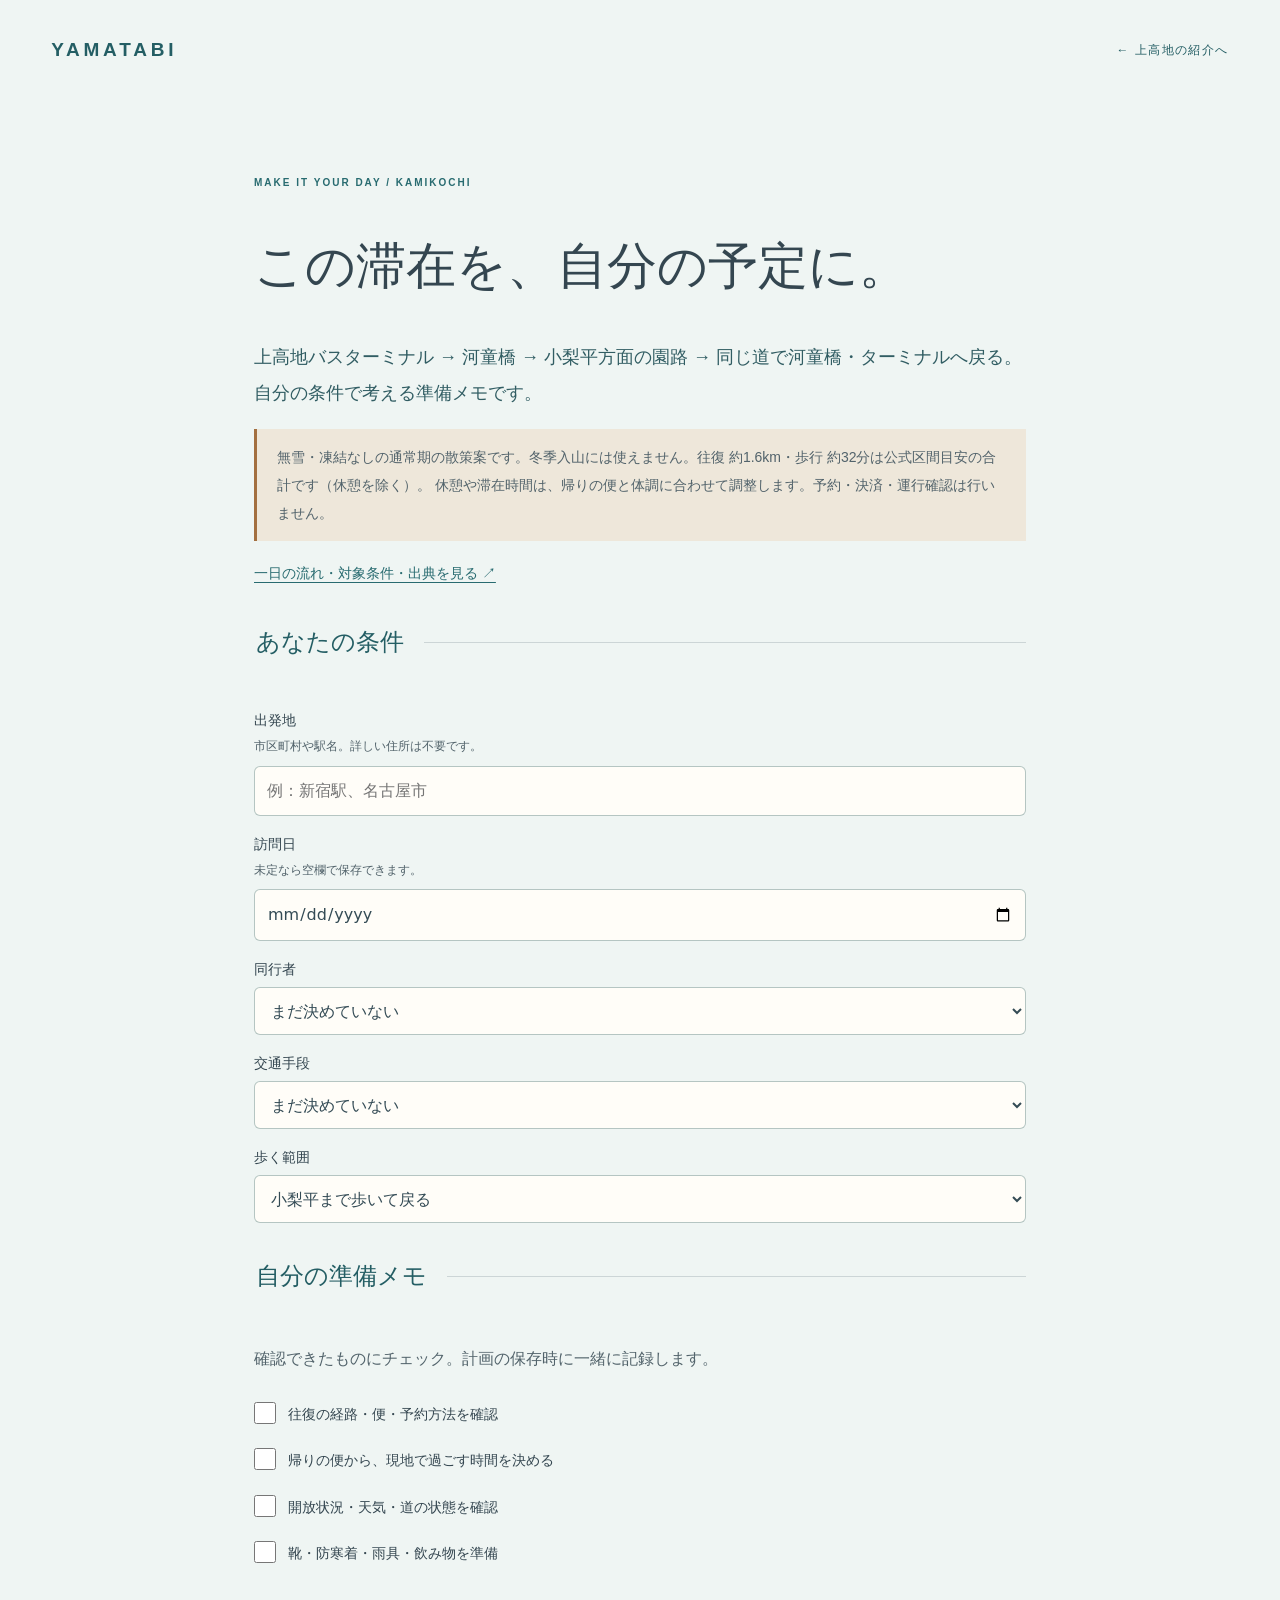
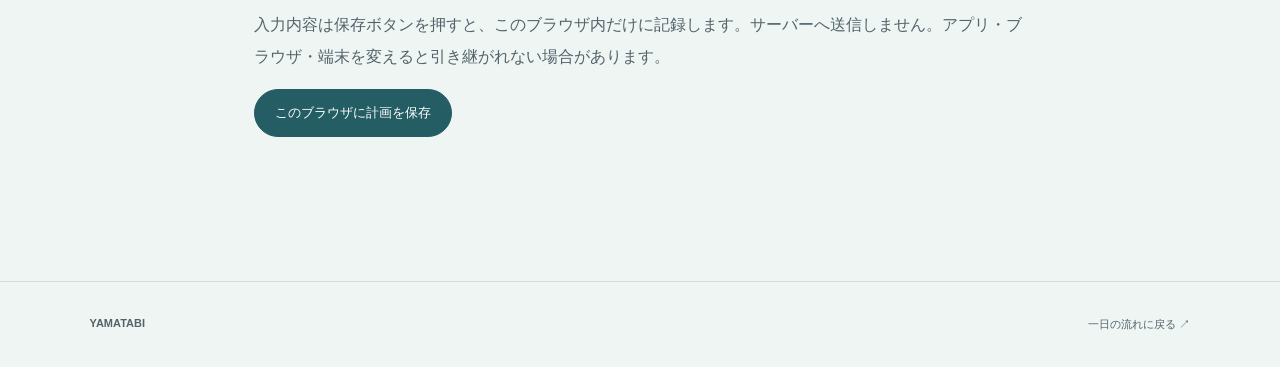
<file: kamikochi-plan.html>
<!doctype html>
<html lang="ja">
<head>
  <meta charset="utf-8"><meta name="viewport" content="width=device-width,initial-scale=1">
  <meta name="theme-color" content="#eff5f3"><meta name="description" content="YAMATABI（ヤマタビ）の計画メモ。上高地で過ごす一日を、自分の準備メモに。出発地・日程・同行者を入力して、このブラウザ内に保存できます。">
  <title>上高地の計画をつくる｜YAMATABI（ヤマタビ）</title>
  <link rel="canonical" href="https://yamatabi-official.github.io/yamatabi-lp/kamikochi-plan.html">
  <meta name="robots" content="noindex,follow">
  <link rel="stylesheet" href="style.css?v=20261017-kamikochi-guide"><link rel="stylesheet" href="experience.css?v=20261018-your-day"><link rel="stylesheet" href="kamikochi-page.css?v=20261019"><link rel="stylesheet" href="kamikochi-plan.css?v=20261019">
  <script src="kamikochi-mood-data.js?v=20261019" defer></script>
  <script src="kamikochi-plan.js?v=20261019-mood" defer></script>
</head>
<body class="experience-page k-plan-page">
  <header class="nav"><a class="brand" href="index.html" aria-label="YAMATABI（ヤマタビ）トップページ">YAMATABI</a><a href="experience.html#requirements">← 上高地の紹介へ</a></header>
  <main class="k-plan-main">
    <p class="eyebrow">MAKE IT YOUR DAY / KAMIKOCHI</p><h1>この滞在を、自分の予定に。</h1>
    <p class="trip-lead" id="plan-route-intro">バスターミナル → 河童橋 → 小梨平 → 同じ道を戻る。自分の条件で考える準備メモです。</p>
    <p id="plan-mood-context" class="plan-mood-context" hidden></p>
    <p class="k-important">無雪・凍結なしの通常期の散策案です。冬季入山には使えません。<span id="plan-route-facts">歩行往復約1.6km・約32分は公式区間目安の合計です。</span> 休憩や滞在時間は、帰りの便と体調に合わせて調整します。予約・決済・運行確認は行いません。</p>
    <p><a class="source" href="experience.html#walk">一日の流れ・対象条件・出典を見る ↗</a></p>
    <form id="trip-plan-form" hidden>
      <fieldset><legend>あなたの条件</legend>
        <label for="plan-origin">出発地 <span>市区町村や駅名。詳しい住所は不要です。</span></label><input id="plan-origin" name="origin" type="text" maxlength="80" required autocomplete="off" placeholder="例：新宿駅、名古屋市">
        <label for="plan-date">訪問日 <span>未定なら空欄で保存できます。</span></label><input id="plan-date" name="date" type="date">
        <label for="plan-company">同行者</label><select id="plan-company" name="company"><option value="unknown">まだ決めていない</option><option value="solo">ひとりで</option><option value="together">大切な人と</option><option value="friends">友達と</option></select>
        <label for="plan-transport">交通手段</label><select id="plan-transport" name="transport"><option value="unknown">まだ決めていない</option><option value="public">公共交通</option><option value="car">車＋現地で乗り換え</option></select>
        <label for="plan-walk">歩く範囲</label><select id="plan-walk" name="walk"><option value="standard">小梨平まで歩いて戻る</option><option value="short">河童橋周辺で折り返す</option></select>
      </fieldset>
      <fieldset><legend>自分の準備メモ</legend><p>確認できたものにチェック。計画の保存時に一緒に記録します。</p>
        <label class="plan-check"><input type="checkbox" name="check" value="transport">往復の経路・便・予約方法を確認</label>
        <label class="plan-check"><input type="checkbox" name="check" value="return">帰りの便から、現地で過ごす時間を決める</label>
        <label class="plan-check"><input type="checkbox" name="check" value="weather">開放状況・天気・道の状態を確認</label>
        <label class="plan-check"><input type="checkbox" name="check" value="kit">靴・防寒着・雨具・飲み物を準備</label>
      </fieldset>
      <p class="k-caption">入力内容は保存ボタンを押すと、このブラウザ内だけに記録します。サーバーへ送信しません。アプリ・ブラウザ・端末を変えると引き継がれない場合があります。</p>
      <button type="submit" class="journey-primary">このブラウザに計画を保存</button>
    </form>
    <noscript><p>計画の入力・保存にはJavaScriptが必要です。紹介ページの一日の流れと公式案内は、そのままご覧いただけます。</p></noscript>
    <p id="plan-status" role="status" class="plan-status"></p>
    <section id="plan-result" aria-labelledby="plan-result-title" hidden>
      <p class="eyebrow">YOUR PREPARATION NOTE</p><h2 id="plan-result-title">手元に残した計画</h2>
      <dl id="plan-summary"></dl><p id="plan-season-note" class="k-important"></p>
      <h3>次に、確かめること</h3><p id="plan-transport-note"></p>
      <ol class="plan-next-steps"><li>出発地から乗り換え地点までの経路と、現地までの往復の便を確認。</li><li>到着・帰りの時間を見て、休憩を含む滞在枠を調整。</li><li>利用日の料金・予約方法・天気・園路の開放を公式案内で確認。</li></ol>
      <div class="plan-official-links"><a href="https://www.alpico.co.jp/traffic/local/kamikochi/" target="_blank" rel="noopener noreferrer">バスの路線・予約・運賃 ↗</a><a href="https://www.kamikochi.or.jp/access/restrictions" target="_blank" rel="noopener noreferrer">車の規制・乗り換え ↗</a><a href="https://www.kamikochi.or.jp/" target="_blank" rel="noopener noreferrer">上高地の最新案内 ↗</a><a href="https://www.jma.go.jp/bosai/" target="_blank" rel="noopener noreferrer">利用日の天気 ↗</a></div>
      <p class="k-caption">紹介ページ記載の上高地公式・交通事業者の資料確認：2026年10月19日。入力した日程の運行・予約・費用を確認した結果ではありません。</p>
      <div class="plan-actions"><button type="button" class="journey-button" id="plan-download">計画と準備リストをダウンロード</button><button type="button" class="journey-button" id="plan-share">滞在案のリンクを共有</button></div>
      <p class="k-caption">共有するリンクに出発地・日程・チェック内容は含めません。</p>
      <label id="plan-copy" hidden>リンクをコピーして共有<input type="text" id="plan-copy-url" readonly></label>
      <details><summary>保存した計画の削除</summary><p>このブラウザに保存した計画を削除します。予約の取消操作ではありません。</p><button type="button" class="journey-button" id="plan-delete">保存した計画を削除</button></details>
    </section>
  </main>
  <footer class="footer"><b>YAMATABI</b><a href="experience.html#walk">一日の流れに戻る ↗</a></footer>
</body>
</html>
</file>
<file: style.css>
*{box-sizing:border-box}html{scroll-behavior:smooth}body{margin:0;background:#0b1112;color:#f5f3ed;font-family:-apple-system,BlinkMacSystemFont,"Hiragino Kaku Gothic ProN","Yu Gothic",sans-serif}a{color:inherit;text-decoration:none}.nav{position:absolute;top:0;left:0;right:0;z-index:5;display:flex;justify-content:space-between;padding:26px 5vw;font-size:12px;letter-spacing:.14em}.brand{font-size:19px;font-weight:800;letter-spacing:.2em}.hero,.detail-hero{position:relative;min-height:100svh;display:flex;align-items:flex-end;background:center/cover no-repeat}.hero{background-image:linear-gradient(180deg,#0006,transparent 35%,#071012e9),url('hero.webp')}.detail-hero{background-image:linear-gradient(180deg,#0006,transparent 35%,#0b1112),url('kamikochi.webp')}.hero-copy,.detail-copy{position:relative;padding:0 clamp(24px,8vw,125px) 10vh;max-width:1100px}.eyebrow{color:#e6c291;font-size:11px;letter-spacing:.23em;font-weight:700}.hero h1,.detail-copy h1{font-size:clamp(54px,8vw,110px);line-height:1.14;letter-spacing:-.07em;margin:16px 0 24px}.hero p,.detail-copy p{color:#e6e9e6;font-size:clamp(14px,1.5vw,18px)}.link{display:inline-block;font-size:14px;font-weight:600;border-bottom:1px solid #ffffff88;padding-bottom:12px;margin-top:22px}.section{padding:95px clamp(22px,7vw,110px)}.section-inner{max-width:1400px;margin:auto}.section-title{font-size:clamp(30px,4vw,54px);letter-spacing:-.06em}.poster{display:block;position:relative;min-height:clamp(450px,58vw,680px);border-radius:7px;overflow:hidden;background:center/cover url('kamikochi.webp');transition:background-size .5s}.poster:after{content:"";position:absolute;inset:0;background:linear-gradient(90deg,#071011dc,transparent 85%),linear-gradient(0deg,#071011e8,transparent 65%)}.poster-info{position:absolute;z-index:1;bottom:clamp(28px,6vw,80px);left:clamp(24px,6vw,75px);right:24px}.poster h3{font-size:clamp(45px,6vw,82px);line-height:1.1;letter-spacing:-.07em;margin:15px 0}.subtitle{font-size:clamp(17px,2vw,24px);font-weight:600}.tags{display:flex;gap:12px;flex-wrap:wrap;color:#e0e5e0;font-size:12px}.outcome{display:flex;gap:22px;flex-wrap:wrap;align-items:center;margin-top:28px;font-size:13px}.outcome b{color:#e6c291;font-size:11px}.manifesto,.end{text-align:center;padding:110px 24px;border-top:1px solid #ffffff22}.manifesto h2,.end h2{font-size:clamp(30px,5vw,64px);line-height:1.5;letter-spacing:-.06em}.manifesto p,.end p,.muted{color:#aabbb3;font-size:13px}.footer{padding:35px 7vw;border-top:1px solid #ffffff22;display:flex;justify-content:space-between;gap:18px;color:#aabbb3;font-size:11px}.photo-stage{padding:0 clamp(16px,5vw,75px) 80px}.photo-stage img{display:block;width:100%;max-height:90svh;object-fit:cover}.discover{max-width:930px;margin:auto;padding:80px 24px 100px}.discover h2{font-size:clamp(32px,5vw,55px);letter-spacing:-.06em}.discovery{border-top:1px solid #ffffff2a}.discovery:last-of-type{border-bottom:1px solid #ffffff2a}.discovery summary{cursor:pointer;list-style:none;display:flex;justify-content:space-between;padding:25px 0;font-size:clamp(16px,2vw,21px)}.discovery summary::-webkit-details-marker{display:none}.discovery summary span{color:#e6c291;font-size:24px}.discovery p{color:#afc0b8;line-height:2;padding:0 0 28px;font-size:14px}.source{color:#e6c291;text-decoration:underline}.end{background:#13201f}@media(max-width:680px){.hero{min-height:630px}.poster{min-height:610px}.poster:after{background:linear-gradient(0deg,#071011f2,transparent 85%)}.footer{flex-direction:column}.nav{padding:22px}.brand{font-size:16px}}
/* Embedded short film */
.video-stage{padding:90px 24px 100px;text-align:center;background:#080d0e}.video-heading{margin:0 auto 32px;max-width:720px}.video-heading h2{font-size:clamp(24px,3vw,42px);letter-spacing:-.05em;line-height:1.5}.video-frame{width:min(100%,430px);height:clamp(560px,85svh,760px);margin:0 auto;border-radius:12px;overflow:hidden;background:#111a1b;border:1px solid #ffffff24}.video-frame iframe{display:block;width:100%;height:100%;border:0}.video-fallback{font-size:13px;color:#aabbb3;margin-top:20px}.video-fallback a{color:#e6c291;text-decoration:underline}

.video-frame video{display:block;width:100%;height:100%;object-fit:contain;background:#000}

/* Brand purpose */
.about-section{padding:110px clamp(22px,7vw,110px) 105px;background:#101a1a;border-bottom:1px solid #ffffff1c}.about-inner{max-width:1400px;margin:auto}.about-grid{display:grid;grid-template-columns:1.1fr 1fr;gap:7vw;align-items:start;margin:25px 0 75px}.about-grid h2{font-size:clamp(38px,5vw,72px);letter-spacing:-.07em;line-height:1.4;margin:0}.about-description{max-width:540px;padding-top:7px}.about-description p{font-size:clamp(15px,1.4vw,18px);line-height:2.2;color:#c6d1cc;margin:0 0 22px}.journey-steps{display:grid;grid-template-columns:repeat(3,1fr);gap:32px;border-top:1px solid #ffffff3a;margin-bottom:20px}.journey-steps>div{padding-top:26px}.journey-steps span{color:#e6c291;font-size:11px;font-weight:700;letter-spacing:.17em}.journey-steps h3{font-size:clamp(24px,2.8vw,38px);margin:18px 0 12px}.journey-steps p{font-size:14px;line-height:1.9;color:#aabbb3}@media(max-width:680px){.about-section{padding:75px 24px}.about-grid{grid-template-columns:1fr;gap:22px;margin-bottom:45px}.journey-steps{grid-template-columns:1fr;gap:0}.journey-steps>div{border-bottom:1px solid #ffffff20;padding:22px 0}.journey-steps h3{margin:12px 0 6px}}

/* Homepage film reel */
.reel-section{padding:100px clamp(22px,7vw,110px) 115px;background:#0b1112}.reel-heading{max-width:1400px;margin:0 auto 36px;display:flex;justify-content:space-between;align-items:end;gap:20px}.reel-heading h2{margin:14px 0}.reel-heading p{color:#aabbb3;line-height:1.8;font-size:14px}.reel-count{font-size:12px;letter-spacing:.18em;color:#aabbb3;white-space:nowrap}.reel-track{max-width:1400px;margin:auto;display:flex;gap:24px;overflow-x:auto;scroll-snap-type:x mandatory;padding-bottom:14px}.reel-card{flex:0 0 min(80vw,420px,40.5svh);scroll-snap-align:start}.reel-player{aspect-ratio:9/16;max-height:680px;border-radius:9px;overflow:hidden;background:#000;border:1px solid #ffffff22}.reel-player video{display:block;width:100%;height:100%;object-fit:contain;background:#000}.reel-meta{padding:23px 2px}.reel-meta h3{font-size:clamp(28px,3vw,38px);letter-spacing:-.06em;margin:12px 0 6px}.reel-meta p{color:#c1cbc5;font-size:14px;margin:0}.reel-meta .link{margin-top:20px}@media(max-width:680px){.reel-section{padding:70px 22px 80px}.reel-heading{align-items:start}.reel-card{flex-basis:min(86vw,390px)}.reel-player{max-height:72svh}}

/* Gallery controls and small-screen player sizing. */
[hidden]{display:none!important}
.reel-navigation{max-width:1400px;margin:0 auto 22px;display:flex;align-items:center;justify-content:space-between;gap:16px}
.reel-navigation p,.reel-notice,.reel-status{font-size:13px;color:#aabbb3;line-height:1.8}
.reel-arrows{display:flex;gap:10px}
.reel-arrows button,.reel-toggle{min-height:44px;border:1px solid #ffffff55;border-radius:6px;background:#13201f;color:#f5f3ed;font:inherit;cursor:pointer}
.reel-arrows button{min-width:44px;font-size:20px}
.reel-toggle{margin-top:12px;padding:10px 18px;font-size:14px}
.reel-arrows button:disabled,.reel-toggle:disabled{opacity:.45;cursor:default}
.reel-track:focus-visible,a:focus-visible,button:focus-visible,summary:focus-visible{outline:2px solid #e6c291;outline-offset:5px}
.reel-notice{max-width:1400px;margin:24px auto 0}
.reel-status:empty{display:none}
.reel-meta .reel-location{font-size:12px;color:#e6c291;margin:10px 0}
.reel-player{max-height:none}
@media(max-width:680px){.reel-card{flex-basis:min(80vw,390px,40.5svh)}.reel-player{max-height:none}.reel-navigation p{max-width:210px}}
@media(prefers-reduced-motion:reduce){html{scroll-behavior:auto}.reel-track{scroll-behavior:auto}}

/* Keep the brand heading in two complete phrases, sized to its actual column. */
.about-grid h2{container-type:inline-size}
.about-grid h2 span{display:block;white-space:nowrap;font-size:min(1em,9.5cqw)}
.about-description p{line-break:strict;overflow-wrap:break-word;text-wrap:pretty}
</file>
<file: homepage.css>
/* Key-visual background and dimensions stay in style.css. Never scale or reframe it.
   The user-approved one-time visual lift is defined below; the final position is unchanged. */
.brand-home{--home-night:#0b1112;--home-dawn:#edb582;--home-text:#f4f0e7;--home-muted:#b9bfb9;--home-line:#d6c9b52e;color:var(--home-text)}
.brand-home .home-skip{position:fixed;left:16px;top:16px;z-index:30;padding:14px;background:#f4f0e7;color:#0b1112;clip-path:inset(50%);width:1px;height:1px;overflow:hidden;white-space:nowrap}
.brand-home .home-skip:focus{clip-path:none;width:auto;height:auto;overflow:visible}
.brand-home .home-nav{display:flex;align-items:center;gap:28px;font-size:11px}
.brand-home .nav a{min-height:44px;display:inline-flex;align-items:center}
.brand-home .home-hero-note{position:absolute;bottom:10vh;right:5vw;display:flex;align-items:center;gap:18px;font-size:8px;letter-spacing:.18em;writing-mode:vertical-rl;color:#e0d6c7;pointer-events:none}
.brand-home .home-scroll-line{height:64px;width:1px;background:linear-gradient(#e8c39b,transparent)}
.brand-home .eyebrow{color:var(--home-dawn);font-size:10px;line-height:1.8;letter-spacing:.2em}
.brand-home .home-section-inner,.brand-home .about-inner{max-width:1280px;margin:auto}
.brand-home .home-chapter{display:flex;align-items:center;justify-content:space-between;gap:20px;font-size:10px;letter-spacing:.14em;line-height:1.8;color:var(--home-muted);padding-bottom:22px;border-bottom:1px solid var(--home-line)}
.brand-home .home-chapter>span:first-child{color:var(--home-dawn)}
.brand-home .home-chapter>span:last-child{font-size:11px;letter-spacing:.06em}
.brand-home .about-section{position:relative;padding:65px clamp(24px,7vw,110px) 110px;background:radial-gradient(ellipse at 95% 40%,#3f302526,transparent 60%),linear-gradient(#091112,#111a1b);border:0}
.brand-home .home-world{font-size:clamp(44px,8.8vw,134px);font-weight:700;line-height:.96;letter-spacing:-.065em;margin:74px 0 95px;color:#dfc3a3}
.brand-home .home-world>span{color:transparent;-webkit-text-stroke:1px #9a9280}
.brand-home .home-philosophy-grid{display:grid;grid-template-columns:1fr 1fr;gap:clamp(28px,8vw,120px);margin-bottom:70px;align-items:start}
.brand-home .home-statement{font-size:clamp(38px,5.6vw,78px);line-height:1.5;letter-spacing:-.045em;font-weight:500;margin:25px 0 30px}
.brand-home .home-statement>span,.brand-home .home-emotion>span,.brand-home .home-philosophy-subtitle>span,.brand-home #stories-title>span,.brand-home #beyond-title>span,.brand-home .home-crossing-copy h3>span,.brand-home #ending-title>span{display:block}
.brand-home .home-emotion{font-size:clamp(13px,1.25vw,17px);line-height:2.3;letter-spacing:.015em;color:#ded8cb}
.brand-home .about-description{max-width:540px;padding-top:18px}
.brand-home .home-philosophy-subtitle{font-size:clamp(22px,2.5vw,34px);font-weight:500;line-height:1.7;letter-spacing:.01em;margin:0 0 28px}
.brand-home .about-description p{font-size:14px;color:var(--home-muted);line-height:2.3;letter-spacing:.015em}
.brand-home .journey-steps{border-color:var(--home-line);gap:40px;margin:0 0 26px}
.brand-home .journey-steps>div{padding-top:28px}
.brand-home .journey-steps span{font-size:9px;color:var(--home-dawn);letter-spacing:.2em}
.brand-home .journey-steps h3{font-size:27px;font-weight:500;margin:18px 0 12px}
.brand-home .journey-steps p{color:var(--home-muted);font-size:13px;line-height:2}
.brand-home .home-text-link{display:inline-flex;justify-content:space-between;gap:40px;align-items:center;border-color:#af8c6977;font-size:13px;min-height:44px;letter-spacing:.04em}
.brand-home .home-text-link>span{color:var(--home-dawn);font-size:20px}
.brand-home .reel-section{padding:65px clamp(24px,7vw,110px) 100px;background:radial-gradient(ellipse at 20% 65%,#53433420,transparent 60%),linear-gradient(#111a1b,#101517)}
.brand-home .reel-heading{margin:52px 0 36px}
.brand-home #stories-title{font-size:clamp(34px,4.8vw,66px);font-weight:500;line-height:1.5;letter-spacing:-.045em;margin:18px 0 24px}
.brand-home .reel-heading p{font-size:13px;line-height:2;color:var(--home-muted)}
.brand-home .reel-count{font-size:10px;color:var(--home-dawn);padding:10px 16px;border:1px solid var(--home-line)}
.brand-home .reel-track{gap:24px;padding:22px 0;border-top:1px solid var(--home-line);border-bottom:1px solid var(--home-line)}
.brand-home .reel-card{display:grid;grid-template-columns:min(320px,36svh) minmax(0,1fr);grid-template-rows:auto auto 1fr;column-gap:clamp(28px,6vw,84px);flex:0 0 100%;padding:20px 0;align-items:start}
.brand-home .reel-player{grid-column:1;grid-row:1 / 4;aspect-ratio:9/16;border-radius:0;border:1px solid #d8bd9e55;box-shadow:0 20px 50px #0003}
.brand-home .reel-meta{grid-column:2;grid-row:1;padding:36px 12px 20px 0}
.brand-home .reel-meta h3{font-size:clamp(30px,4vw,50px);line-height:1.5;font-weight:500;letter-spacing:.025em;margin:26px 0 14px}
.brand-home .reel-meta .reel-location{font-size:11px;letter-spacing:.1em;color:var(--home-dawn);margin:0 0 24px}
.brand-home .reel-meta p{font-size:15px;line-height:2;color:#d1d1c6}
.brand-home .reel-meta .link{font-size:12px;margin-top:30px;line-height:1.8;min-height:44px}
.brand-home .reel-toggle{grid-column:2;grid-row:2;justify-self:start;background:none;border-color:#b5a28c77;border-radius:0;padding:10px 24px;margin:0;color:#eac8a3;font-size:12px}
.brand-home .reel-status{grid-column:2;grid-row:3;font-size:12px;line-height:1.8}
.brand-home .reel-notice{font-size:11px;line-height:2;color:#b0b8b3;margin-top:22px}
.brand-home .reel-arrows button{border-radius:0;background:none}
.brand-home .home-beyond{position:relative;background:radial-gradient(ellipse at 80% 40%,#6b4a3026,transparent 55%),linear-gradient(#101517,#192122);text-align:left;border:0;padding:65px clamp(24px,7vw,110px) 110px}
.brand-home .home-beyond-heading{max-width:900px;margin:64px 0 58px}
.brand-home #beyond-title{font-size:clamp(32px,5.1vw,72px);font-weight:500;line-height:1.6;letter-spacing:-.035em;margin:24px 0}
.brand-home .home-beyond-heading>p{font-size:14px;line-height:2.2;color:var(--home-muted)}
.brand-home .home-crossing{display:grid;grid-template-columns:1.35fr 1fr;gap:36px 8%;align-items:start;position:relative}
.brand-home .home-landscape{grid-column:1;grid-row:1 / 3;margin:0;position:relative;overflow:hidden;min-width:0}
.brand-home .home-landscape img{display:block;width:100%;height:620px;object-fit:cover;object-position:center 65%}
.brand-home .home-landscape:after{content:"";position:absolute;inset:50% 0 0;background:linear-gradient(transparent,#091315b3);pointer-events:none}
.brand-home .home-landscape figcaption{position:absolute;bottom:24px;left:24px;right:24px;display:flex;flex-wrap:wrap;gap:12px;justify-content:space-between;font-size:9px;letter-spacing:.12em;color:#f4f0e7;z-index:1;line-height:1.8}
.brand-home .home-film-memory{grid-column:2;grid-row:1;position:relative;margin:35px 0 0 -24%;width:150px;transform:rotate(4deg);box-shadow:0 15px 40px #0004;border:5px solid #d6c1a3;background:#d6c1a3}
.brand-home .home-film-memory img{display:block;width:100%;height:215px;object-fit:cover}
.brand-home .home-film-memory>span{display:block;font-size:7px;line-height:1.8;letter-spacing:.06em;color:#302a23;padding:9px 2px 4px}
.brand-home .home-crossing-copy{grid-column:2;grid-row:2;padding-top:20px;min-width:0}
.brand-home .home-crossing-copy h3{font-size:clamp(26px,3.1vw,42px);font-weight:500;line-height:1.7;letter-spacing:.01em;margin:22px 0}
.brand-home .home-crossing-copy>p{font-size:13px;line-height:2.2;color:var(--home-muted)}
.brand-home .home-crossing-copy .home-text-link{font-size:12px;line-height:1.8;gap:20px}
.brand-home .home-secondary-link{display:table;font-size:11px;line-height:2;min-height:44px;padding-top:18px;color:var(--home-muted)}
.brand-home .home-ending{position:relative;padding:65px clamp(24px,7vw,110px) 0;overflow:hidden;background:radial-gradient(ellipse at 50% 68%,#a66a433b,transparent 65%),linear-gradient(#192122,#242322)}
.brand-home .home-ending-content{text-align:center;margin:100px auto 90px;max-width:950px}
.brand-home #ending-title{font-size:clamp(29px,4.4vw,62px);font-weight:500;line-height:1.8;letter-spacing:.015em;margin:25px 0}
.brand-home .home-ending-content>p:not(.eyebrow){font-size:13px;line-height:2;color:#c3c3b7}
.brand-home .home-ending-actions{display:flex;align-items:center;justify-content:center;flex-wrap:wrap;gap:16px 32px;margin-top:36px}
.brand-home .home-action{display:inline-flex;align-items:center;justify-content:space-between;gap:48px;background:#e9bb8d;color:#1a201e;font-size:13px;min-height:52px;padding:16px 24px;border:1px solid #e9bb8d}
.brand-home .home-action>span{font-size:20px;line-height:1}
.brand-home .home-ending-actions .link{margin:0;font-size:12px;color:#e5d7c2;border-color:#af8c6977;min-height:44px;display:flex;align-items:center;padding:10px 0}
.brand-home .home-wordmark{font-size:clamp(52px,16vw,230px);font-weight:700;line-height:.85;letter-spacing:-.075em;text-align:center;margin:0;color:#bbae9826;user-select:none}
.brand-home .footer{align-items:center;border-color:#d6c9b526;background:#242322;padding:30px 7vw;color:#c3c3b7;gap:20px;font-size:10px}
.brand-home .footer .brand{font-size:14px;color:#ece2d2}
.brand-home .footer a{display:inline-flex;align-items:center;min-height:44px}
.brand-home :is(h2,h3,p){line-break:strict}
.brand-home a:focus-visible,.brand-home button:focus-visible,.brand-home .reel-track:focus-visible{outline:2px solid #edb582;outline-offset:5px}
.brand-home [data-reveal].reveal-ready{opacity:0;transform:translateY(16px)}
.brand-home [data-reveal].reveal-ready.reveal-visible{opacity:1;transform:none;transition:opacity .65s ease,transform .65s cubic-bezier(.2,.65,.3,1)}
/* The film memory's intentional tilt is restored after its one-time entrance. */
.brand-home .home-film-memory.reveal-ready.reveal-visible{transform:rotate(4deg)}
@media(max-width:900px){
  .brand-home .home-philosophy-grid{gap:32px}
  .brand-home .reel-card{column-gap:28px}
  .brand-home .home-crossing{column-gap:7%}
  .brand-home .home-landscape img{height:580px}
  .brand-home .home-film-memory{width:130px}
  .brand-home .home-film-memory img{height:180px}
}
@media(max-width:680px){
  .brand-home .home-nav{gap:16px;font-size:9px}
  .brand-home .home-hero-note{right:22px;font-size:7px;gap:12px}
  .brand-home .home-hero-note>span:first-child{display:none}
  .brand-home .about-section{padding:38px 24px 65px}
  .brand-home .home-chapter{gap:12px;font-size:8px;padding-bottom:18px}
  .brand-home .home-chapter>span:last-child{font-size:9px}
  .brand-home .home-world{font-size:clamp(42px,12.2vw,78px);margin:52px 0 56px}
  .brand-home .home-philosophy-grid{grid-template-columns:1fr;gap:20px;margin-bottom:36px}
  .brand-home .home-statement{font-size:clamp(37px,10.5vw,56px);margin:20px 0}
  .brand-home .home-emotion{font-size:12px;line-height:2.4}
  .brand-home .about-description{padding:0}
  .brand-home .home-philosophy-subtitle{font-size:23px;margin-bottom:20px}
  .brand-home .about-description p{font-size:13px}
  .brand-home .journey-steps{grid-template-columns:repeat(3,minmax(0,1fr));gap:14px;margin:0 0 20px}
  .brand-home .journey-steps>div{padding:22px 0 0;border-bottom:0;min-width:0}
  .brand-home .journey-steps span{font-size:7px;letter-spacing:.08em}
  .brand-home .journey-steps h3{font-size:21px;margin:14px 0 10px}
  .brand-home .journey-steps p{font-size:11px;line-height:2}
  .brand-home .reel-section{padding:38px 24px 65px}
  .brand-home .reel-heading{display:block;margin:38px 0 24px}
  .brand-home #stories-title{font-size:clamp(29px,8vw,44px);margin:18px 0}
  .brand-home .reel-heading p{font-size:12px}
  .brand-home .reel-count{display:inline-block;font-size:9px;padding:8px 10px;white-space:nowrap;margin-top:6px}
  .brand-home .reel-track{padding:16px 0}
  .brand-home .reel-card{display:flex;flex-direction:column;flex-basis:min(100%,390px);gap:0;padding:8px 0}
  .brand-home .reel-player{width:min(100%,40.5svh);align-self:center;flex:none}
  .brand-home .reel-meta{order:2;padding:22px 0 0}
  .brand-home .reel-meta h3{font-size:29px;margin:14px 0 10px}
  .brand-home .reel-meta .reel-location{margin-bottom:14px}
  .brand-home .reel-meta p{font-size:13px}
  .brand-home .reel-meta .link{margin-top:18px}
  .brand-home .reel-toggle{order:1;align-self:center;margin-top:12px}
  .brand-home .reel-status{order:3}
  .brand-home .home-beyond{padding:38px 24px 65px}
  .brand-home .home-beyond-heading{margin:40px 0 28px}
  .brand-home #beyond-title{font-size:clamp(27px,7.8vw,44px);line-height:1.7;margin:20px 0}
  .brand-home .home-beyond-heading>p{font-size:12px}
  .brand-home .home-crossing{grid-template-columns:1fr;gap:0}
  .brand-home .home-landscape{grid-column:1;grid-row:1}
  .brand-home .home-landscape img{height:430px}
  .brand-home .home-landscape figcaption{left:18px;right:18px;bottom:20px;font-size:8px}
  .brand-home .home-film-memory{grid-column:1;grid-row:2;justify-self:end;margin:-90px 14px 20px 0;width:115px}
  .brand-home .home-film-memory img{height:170px}
  .brand-home .home-crossing-copy{grid-column:1;grid-row:3;padding-top:12px}
  .brand-home .home-crossing-copy h3{font-size:30px;margin:20px 0}
  .brand-home .home-ending{padding:38px 24px 0}
  .brand-home .home-ending-content{margin:65px auto 66px}
  .brand-home #ending-title{font-size:clamp(24px,6.9vw,40px);letter-spacing:0;line-height:1.9;margin:24px 0}
  .brand-home .home-ending-content>p:not(.eyebrow){font-size:11px}
  .brand-home .home-ending-actions{gap:18px;flex-direction:column;margin-top:30px}
  .brand-home .home-wordmark{font-size:16vw}
  .brand-home .footer{padding:24px;align-items:flex-start;gap:8px}
}
@media(prefers-reduced-motion:reduce){
  .brand-home [data-reveal].reveal-ready{opacity:1;transform:none;transition:none}
  .brand-home .home-film-memory,.brand-home .home-film-memory.reveal-ready.reveal-visible{transform:none}
}
@media(hover:hover) and (prefers-reduced-motion:no-preference){
  .brand-home .home-action{transition:background-color .2s,color .2s}
  .brand-home .home-action:hover{background:#f4d6b3}
  .brand-home .home-text-link>span{transition:transform .2s}
  .brand-home .home-text-link:hover>span{transform:translate(3px,-3px)}
}

/* Dawn passage: a quiet night opens into pearl mist and a warmer next morning. */
.brand-home .about-section{background:radial-gradient(ellipse at 90% 42%,#8d81983d,transparent 64%),radial-gradient(ellipse at 8% 72%,#bc8e6330,transparent 58%),linear-gradient(#091112,#182430)}
.brand-home .home-world{font-family:Georgia,"Times New Roman",serif;font-weight:400;letter-spacing:-.045em;line-height:1.05;color:#f0d8bd}
.brand-home .home-world>span{color:#d6d0e4;-webkit-text-stroke:0;font-style:italic;letter-spacing:-.06em}
.brand-home .home-statement,.brand-home .home-philosophy-subtitle,.brand-home #stories-title,.brand-home #beyond-title,.brand-home .home-crossing-copy h3,.brand-home #ending-title{font-family:"Yu Mincho","Hiragino Mincho ProN","Noto Serif CJK JP",serif;font-weight:400;letter-spacing:.025em}
.brand-home .home-emotion{color:#e1d8e7}
.brand-home .home-philosophy-grid{position:relative}
.brand-home .home-philosophy-grid:before{content:"";position:absolute;left:-3%;top:-20%;width:65%;height:120%;background:radial-gradient(ellipse,#b39ab619,transparent 70%);pointer-events:none}
.brand-home .journey-steps{border-color:#e6d8ed33}
.brand-home .home-text-link{border-radius:0 0 14px 0}
.brand-home .reel-section{position:relative;padding-bottom:190px;background:radial-gradient(ellipse at 12% 44%,#cda2a32b,transparent 60%),radial-gradient(ellipse at 94% 65%,#8aafc52e,transparent 58%),linear-gradient(#182430,#253340)}
.brand-home .reel-section:after{content:"";position:absolute;bottom:0;left:0;right:0;height:135px;background:linear-gradient(transparent,#e7ece8);pointer-events:none}
.brand-home .reel-track{border:0;padding:12px 0 24px}
.brand-home .reel-card{background:linear-gradient(135deg,#f4eee7,#e6edef);color:#35444d;border:1px solid #ffffff80;border-radius:28px;padding:32px;box-shadow:0 30px 80px #0b111228;column-gap:clamp(24px,5vw,68px)}
.brand-home .reel-player{border-radius:18px;border-color:#81969a66;box-shadow:0 14px 32px #364b5126;overflow:hidden}
.brand-home .reel-meta .eyebrow,.brand-home .reel-meta .reel-location{color:#80533d}
.brand-home .reel-meta h3{font-family:"Yu Mincho","Hiragino Mincho ProN",serif;color:#314953}
.brand-home .reel-meta p{color:#53616a}
.brand-home .reel-meta .link{color:#314953;border-color:#78909388}
.brand-home .reel-toggle{color:#355762;border-color:#779ba077;border-radius:24px;background:#f5f6ef}
.brand-home .reel-status{color:#53616a}
.brand-home .home-beyond{background:radial-gradient(ellipse at 8% 30%,#f8e1d27a,transparent 55%),radial-gradient(ellipse at 95% 65%,#d4d0e473,transparent 55%),linear-gradient(#e7ece8,#e6eeeb);color:#334b53}
.brand-home .home-beyond .home-chapter{color:#52676d;border-color:#49677033}
.brand-home .home-beyond .home-chapter>span:first-child,.brand-home .home-beyond .eyebrow{color:#785542}
.brand-home .home-beyond-heading>p,.brand-home .home-crossing-copy>p,.brand-home .home-secondary-link{color:#52656b}
.brand-home .home-landscape{border-radius:100px 100px 24px 24px;box-shadow:0 20px 55px #39566524}
.brand-home .home-film-memory{border-radius:5px;border-color:#fff7eb;background:#fff7eb;box-shadow:0 14px 40px #374b5433}
.brand-home .home-crossing-copy .home-text-link{color:#314e58;border-color:#7c9b9c}
.brand-home .home-beyond .home-text-link>span{color:#986442}
.brand-home .home-ending{background:radial-gradient(ellipse at 50% 57%,#f7d9b8b3,transparent 68%),radial-gradient(ellipse at 4% 55%,#d1cbe673,transparent 62%),linear-gradient(#e6eeeb,#f1e7dd);color:#3c4a52}
.brand-home .home-ending .home-chapter{color:#57646c;border-color:#68797833}
.brand-home .home-ending .home-chapter>span:first-child,.brand-home .home-ending .eyebrow{color:#79533d}
.brand-home .home-ending-content>p:not(.eyebrow){color:#58636c}
.brand-home .home-ending-content:before{content:"";display:block;width:72px;height:72px;border-radius:50%;margin:0 auto 36px;background:radial-gradient(circle at 35% 30%,#fff9e8,#f4c596 70%);box-shadow:0 0 55px 18px #f8d5b253}
.brand-home .home-action{border-radius:30px;background:#375765;border-color:#375765;color:#fff7e9;box-shadow:0 8px 24px #3757651c}
.brand-home .home-ending-actions .link{color:#3e5660;border-color:#7f8e9088}
.brand-home .home-wordmark{font-family:Georgia,"Times New Roman",serif;font-weight:400;color:#536b731f;letter-spacing:-.065em}
.brand-home .footer{background:#f1e7dd;color:#596870;border-color:#9f9c8b33}
.brand-home .footer .brand{color:#405660}
.brand-home .home-beyond a:focus-visible,.brand-home .home-ending a:focus-visible,.brand-home .footer a:focus-visible,.brand-home .reel-card a:focus-visible,.brand-home .reel-card button:focus-visible{outline-color:#83553c}
@media(max-width:680px){
  .brand-home .home-world{font-size:clamp(40px,12vw,76px)}
  .brand-home .home-statement{font-size:clamp(35px,10vw,54px)}
  .brand-home #stories-title{font-size:clamp(28px,7.6vw,42px)}
  .brand-home .reel-section{padding-bottom:150px}
  .brand-home .reel-section:after{height:105px}
  .brand-home .reel-card{padding:20px 16px;border-radius:22px}
  .brand-home .reel-player{width:min(100%,40.5svh);border-radius:14px}
  .brand-home .reel-meta h3{font-size:27px}
  .brand-home #beyond-title{font-size:clamp(26px,7.3vw,40px)}
  .brand-home .home-landscape{border-radius:65px 65px 18px 18px}
  .brand-home .home-crossing-copy h3{font-size:28px}
  .brand-home #ending-title{font-size:clamp(23px,6.5vw,38px);letter-spacing:0}
  .brand-home .home-ending-content:before{width:56px;height:56px;margin-bottom:28px}
  .brand-home .home-wordmark{font-size:15.5vw}
}
@media(hover:hover) and (prefers-reduced-motion:no-preference){
  .brand-home .home-action:hover{background:#496d7c;color:#fff7e9}
}

/* A quieter Japanese title and a more memorable YAMATABI wordmark. */
.brand-home .nav>.brand{font-size:clamp(24px,2.4vw,34px);font-weight:700;letter-spacing:.19em;line-height:1.3}
.brand-home .hero-copy>.eyebrow{font-size:clamp(25px,3.3vw,44px);font-weight:700;letter-spacing:.19em;color:#f1d7b7;line-height:1.4;margin-bottom:22px}
.brand-home .hero h1{font-family:"Yu Mincho","Hiragino Mincho ProN","Noto Serif CJK JP",serif;font-weight:400;font-size:clamp(44px,7.5vw,102px);letter-spacing:.015em;line-height:1.5;margin:0 0 24px;text-shadow:0 2px 24px #07101245}
.brand-home .hero h1>span{display:block;white-space:nowrap}
.brand-home .home-wordmark{font-family:inherit;font-weight:700;letter-spacing:-.045em;color:#536b7333}
.brand-home .footer .brand{font-size:20px;letter-spacing:.19em;font-weight:700}
@media(max-width:680px){
  .brand-home .nav>.brand{font-size:22px;letter-spacing:.14em}
  .brand-home .home-nav{gap:12px;font-size:8px}
  .brand-home .hero-copy>.eyebrow{font-size:26px;letter-spacing:.17em;margin-bottom:20px}
  .brand-home .hero h1{font-size:clamp(40px,11.5vw,60px);letter-spacing:0;line-height:1.6}
  .brand-home .footer .brand{font-size:19px}
}
.brand-home .hero-copy>.eyebrow{text-shadow:0 1px 3px #071012b3,0 2px 16px #07101280}

/* One concise introduction before the works; philosophy lives in the ending. */
.brand-home .home-media-overview{display:grid;grid-template-columns:1.2fr 1fr;gap:clamp(28px,6vw,88px);align-items:center;padding:58px 0 44px}
.brand-home #media-title{font-family:"Yu Mincho","Hiragino Mincho ProN","Noto Serif CJK JP",serif;font-size:clamp(27px,4vw,56px);font-weight:400;line-height:1.7;letter-spacing:0;margin:18px 0 24px}
.brand-home #media-title span{display:block;white-space:nowrap}
.brand-home .home-media-summary{font-size:14px;line-height:2.2;color:#d4d8d8;max-width:510px;margin:0}
.brand-home .home-media-summary+.home-media-summary{margin-top:16px}
.brand-home .home-media-summary strong{font-weight:500;color:#f4f0e7}
.brand-home .home-media-overview .home-text-link{font-size:12px;margin-top:20px}
@media(max-width:900px){.brand-home .home-media-overview{grid-template-columns:1fr;gap:12px}.brand-home .home-media-summary{max-width:600px}}
@media(max-width:680px){
  .brand-home .home-media-overview{padding:28px 0 0;gap:8px}
  .brand-home #media-title{font-size:clamp(25px,6.7vw,38px);margin:14px 0 20px}
  .brand-home .home-media-summary{font-size:13px}
}

/* Finite, compositor-friendly text entrances; images and hero framing stay fixed. */
@keyframes home-line-arrival{from{opacity:.08;transform:translateY(16px)}to{opacity:1;transform:translateY(0)}}
@keyframes home-brand-arrival{from{opacity:.2;transform:translateY(8px)}to{opacity:1;transform:translateY(0)}}
@keyframes home-brand-light{0%{opacity:0;transform:translateX(-18px) scaleX(.7)}45%{opacity:.55}100%{opacity:0;transform:translateX(25px) scaleX(1.1)}}
@media(prefers-reduced-motion:no-preference){
  .brand-home [data-motion="lines"].motion-play>span{animation:home-line-arrival .85s cubic-bezier(.2,.7,.25,1) both}
  .brand-home [data-motion="lines"].motion-play>span:nth-child(2){animation-delay:.18s}
  .brand-home [data-motion="brand"].motion-play{animation:home-brand-arrival .9s ease-out both;position:relative;isolation:isolate}
  .brand-home [data-motion="brand"].motion-play:after{content:"";position:absolute;inset:0 -12px;background:radial-gradient(ellipse,#f5d3a380,transparent 72%);filter:blur(8px);z-index:-1;pointer-events:none;animation:home-brand-light 2s .2s ease-in-out both}
  .brand-home [data-stagger].reveal-visible>div{animation:home-line-arrival .65s ease-out both}
  .brand-home [data-stagger].reveal-visible>div:nth-child(2){animation-delay:.12s}
  .brand-home [data-stagger].reveal-visible>div:nth-child(3){animation-delay:.24s}
}
@media(hover:hover) and (prefers-reduced-motion:no-preference){
  .brand-home .home-action{transition:background-color .2s,color .2s,transform .2s,box-shadow .2s}
  .brand-home .home-action:hover{transform:translateY(-3px);box-shadow:0 12px 28px #37576526}
}
@media print{
  .brand-home [data-motion]>span,.brand-home [data-stagger]>div{animation:none!important;transform:none!important;opacity:1!important}
  .brand-home [data-motion="brand"]:after{display:none}
}

/* A one-time lift of the visual plane; no image scaling, reframing, or scroll parallax. */
@keyframes home-visual-lift{from{opacity:.65;transform:translateY(14px)}to{opacity:1;transform:none}}
@keyframes home-visual-shadow{from{opacity:0}to{opacity:1}}
.brand-home .hero{z-index:1}
.brand-home .hero:after{content:"";position:absolute;inset:0;pointer-events:none;box-shadow:0 24px 42px #030a1040,0 8px 24px #dbc2a01a;z-index:-1}
@media(prefers-reduced-motion:no-preference){
  .brand-home [data-motion="visual"].motion-play{animation:home-visual-lift 1.15s cubic-bezier(.16,.7,.25,1) backwards}
  .brand-home [data-motion="visual"].motion-play:after{animation:home-visual-shadow 1.4s ease-out both}
}
@media print{.brand-home [data-motion="visual"]{animation:none!important;transform:none!important;opacity:1!important}}

/* Mood-to-story finder: native choices, transparent matches, no chat dependency. */
.brand-home .story-finder{padding:32px;margin:0 0 40px;border:1px solid #d6d4da40;border-radius:24px;background:linear-gradient(135deg,#f4eee7,#e5edf0);color:#344b55}
.brand-home .finder-intro .eyebrow{color:#80533d}
.brand-home .finder-intro h3{font-family:"Yu Mincho","Hiragino Mincho ProN",serif;font-size:clamp(23px,2.7vw,34px);font-weight:400;line-height:1.8;margin:12px 0}
.brand-home .finder-intro>p:last-child{font-size:13px;line-height:2;color:#53666d}
.brand-home .story-finder fieldset{border:0;padding:0;margin:26px 0}
.brand-home .story-finder legend{font-size:12px;font-weight:600;line-height:2;margin-bottom:12px}
.brand-home .finder-choices{display:flex;flex-wrap:wrap;gap:10px}
.brand-home .finder-choices label{position:relative;cursor:pointer}
.brand-home .finder-choices input{position:absolute;opacity:0;width:1px;height:1px;left:16px;top:50%;margin:0}
.brand-home .finder-choices span{display:flex;align-items:center;min-height:44px;padding:10px 16px;border:1px solid #69879066;border-radius:24px;font-size:12px;line-height:1.8;background:#ffffff55}
.brand-home .finder-choices input:checked+span{background:#355c69;border-color:#355c69;color:#fff8ee}
.brand-home .finder-choices input:focus-visible+span{outline:2px solid #83553c;outline-offset:3px}
.brand-home .finder-submit{min-height:48px;padding:12px 20px;border:1px solid #355c69;background:#355c69;border-radius:25px;color:#fff8ee;font:inherit;font-size:13px;cursor:pointer}
.brand-home .finder-submit:disabled{opacity:.6;cursor:wait}
.brand-home .finder-status,.brand-home .finder-selection,.brand-home .finder-explanation{font-size:12px;line-height:2;color:#52666e}
.brand-home #finder-results{border-top:1px solid #81969d55;margin-top:24px;padding-top:24px}
.brand-home .finder-result-heading{font-size:21px;font-weight:500;line-height:1.8;margin:0 0 14px}
.brand-home .finder-result-card{display:grid;grid-template-columns:150px minmax(0,1fr);gap:24px;border-top:1px solid #81969d33;padding-top:24px;margin-top:24px}
.brand-home .finder-result-card img{width:100%;height:200px;object-fit:cover;border-radius:12px}
.brand-home .finder-match-label{font-size:10px;color:#80533d;letter-spacing:.06em}
.brand-home .finder-result-body h5{font-family:"Yu Mincho","Hiragino Mincho ProN",serif;font-weight:400;font-size:27px;line-height:1.7;margin:12px 0}
.brand-home .finder-result-body p{font-size:13px;line-height:2;color:#52666e}
.brand-home .finder-result-body .link{color:#355c69;border-color:#789093;font-size:12px;margin-top:8px;min-height:44px;line-height:2}
.brand-home .finder-trip-link{display:table;color:#355c69;text-decoration:underline;text-underline-offset:4px;font-size:12px;min-height:44px;line-height:2;padding-top:10px}
.brand-home .story-finder a:focus-visible,.brand-home .story-finder button:focus-visible,.brand-home .finder-result-heading:focus-visible{outline:2px solid #83553c;outline-offset:4px}
@media(max-width:680px){
  .brand-home .story-finder{padding:24px 18px;border-radius:20px}
  .brand-home .finder-choices{gap:8px}
  .brand-home .finder-choices span{padding:9px 12px;font-size:11px}
  .brand-home .finder-result-card{grid-template-columns:1fr;gap:16px}
  .brand-home .finder-result-card img{max-width:160px;height:190px}
}

/* Let visitors watch first, then optionally find a story by mood. */
.brand-home .about-section{padding-bottom:48px}
.brand-home .story-finder{margin:56px 0 0}
.brand-home .home-ending-content>.home-ending-emotion{font-size:clamp(15px,1.6vw,21px);line-height:2.1;color:#42545b;margin:32px 0 22px}
.brand-home .home-ending-emotion>span{display:block}
.brand-home .home-ending-belief{max-width:620px;margin:0 auto;text-wrap:pretty}
@media(max-width:680px){.brand-home .about-section{padding-bottom:36px}.brand-home .story-finder{margin-top:36px}.brand-home .home-ending-belief br{display:none}}

/* User-supplied sky and path photo supports the copy without a separate photo section. */
.brand-home .about-section{isolation:isolate;background:#14212a;overflow:hidden}
.brand-home .about-section:before{content:"";position:absolute;inset:0;z-index:-2;background:url("assets/about-journey.webp") center 88%/cover no-repeat}
.brand-home .about-section:after{content:"";position:absolute;inset:0;z-index:-1;background:linear-gradient(180deg,#0b1112c4 0%,#10212b66 26%,#10212b7a 72%,#171f25c9 100%),linear-gradient(90deg,#10191d40,transparent)}
.brand-home .about-section .about-inner{position:relative}
.brand-home .home-media-overview{padding-top:72px;padding-bottom:72px}
.brand-home .home-media-summary{color:#f0f3f1;text-wrap:pretty;text-shadow:0 1px 5px #07131c99}
.brand-home #media-title{text-shadow:0 2px 24px #07131c66}
@media(max-width:680px){
 .brand-home .about-section:before{background-position:58% center}
 .brand-home .about-section:after{background:linear-gradient(180deg,#0b1112c9,#10212b9e 25%,#10212ba8 75%,#171f25d6)}
 .brand-home .home-media-overview{padding-top:32px;padding-bottom:32px}
}
.brand-home .home-hero-about{display:block;font-size:11px;line-height:2;color:#e4e8e3;text-decoration:none;margin-top:18px;min-height:44px;width:max-content}
.brand-home .home-quiet-entry{margin:40px 0 0;padding:28px clamp(20px,4vw,40px);border:1px solid #d8e0d133;border-radius:4px 28px 4px 4px;background:linear-gradient(130deg,#cadfdf12,#f4d3aa12)}
.brand-home .home-quiet-entry h3{font-family:"Yu Mincho","Hiragino Mincho ProN",serif;font-size:clamp(22px,3vw,32px);font-weight:400;line-height:1.7;text-wrap:balance}
.brand-home .home-quiet-entry>p:not(.eyebrow){font-size:13px;line-height:2;color:#d3dcda;max-width:620px}
</file>
<file: experience.css>
/* Film-to-travel guide. Scoped to the detail page to preserve the homepage. */
.experience-page .trip-menu{display:flex;flex-wrap:wrap;justify-content:center;gap:8px 24px;padding:20px 24px;border-bottom:1px solid #40546126;background:#e3efec}
.experience-page .trip-menu a{display:flex;align-items:center;min-height:44px;font-size:13px;color:#355d62}
.experience-page .trip-section{max-width:1248px;margin:0 auto;padding:95px 24px;scroll-margin-top:24px}
.experience-page .trip-section h2{font-size:clamp(28px,3.6vw,48px);line-height:1.5;letter-spacing:-.055em;margin:18px 0 28px;word-break:normal;line-break:strict;overflow-wrap:anywhere;text-wrap:pretty}
.experience-page .trip-section h3{font-size:20px;line-height:1.6;margin:0 0 14px;letter-spacing:-.03em}
.experience-page .trip-section p,.experience-page .trip-route span{font-size:15px;line-height:2;color:#52636b;line-break:strict;overflow-wrap:anywhere;text-wrap:pretty}
.experience-page .trip-lead{font-size:clamp(15px,1.6vw,18px);line-height:2;color:#315d63}
.experience-page .trip-intro{display:grid;grid-template-columns:1fr 1fr;gap:7vw;align-items:start;margin-top:20px}
.experience-page .trip-intro h2{margin-top:0}
.experience-page .trip-intro h2 span{display:block}
.experience-page .trip-facts{display:grid;grid-template-columns:repeat(4,minmax(0,1fr));gap:24px;border-top:1px solid #40546133;margin:45px 0 0;padding-top:26px}
.experience-page .trip-facts dt,.experience-page .trip-number{font-size:11px;letter-spacing:.15em;color:#965128;font-weight:700}
.experience-page .trip-facts dd{font-size:14px;line-height:1.8;margin:12px 0 0}
.experience-page .trip-places{border-top:1px solid #40546126}
.experience-page .trip-section-heading{display:flex;align-items:end;justify-content:space-between;gap:24px;margin-bottom:32px}
.experience-page .trip-section-heading h2{margin-bottom:0}
.experience-page .trip-section-heading>p{font-size:13px;max-width:360px;margin:0}
.experience-page .trip-place-grid{display:grid;grid-template-columns:repeat(3,minmax(0,1fr));gap:20px}
.experience-page .trip-place{padding:30px 24px;border:1px solid #40546126;background:transparent;border-radius:0}
.experience-page .trip-place h3{font-size:30px;margin:24px 0 14px}
.experience-page .trip-place .trip-place-copy{color:#344650;font-size:16px}
.experience-page .trip-label{display:block;border-top:1px solid #40546126;margin-top:28px;padding-top:16px;font-size:12px;line-height:1.8;color:#965128}
.experience-page .trip-walk{display:grid;grid-template-columns:1.2fr 1fr;gap:48px;margin-top:36px}
.experience-page .trip-route{list-style:none;padding:0;margin:28px 0 0;counter-reset:route}
.experience-page .trip-route li{position:relative;padding:0 0 28px 42px;border-left:1px solid #387a7c55;margin-left:12px;counter-increment:route}
.experience-page .trip-route li:last-child{border-color:transparent;padding-bottom:0}
.experience-page .trip-route li:before{content:counter(route);position:absolute;left:-13px;top:0;display:grid;place-items:center;width:25px;height:25px;border:1px solid #965128;border-radius:50%;background:#eff5f3;color:#965128;font-size:12px}
.experience-page .trip-route b{display:block;font-size:17px;line-height:1.6;margin-bottom:6px}
.experience-page .trip-route span{display:block}
.experience-page .trip-walk-note{background:#dfede9;border-radius:0;padding:30px;align-self:start}
.experience-page .trip-walk-note h3{margin-top:18px}
.experience-page .source{font-size:14px;line-height:1.9;text-underline-offset:4px;overflow-wrap:anywhere}
.experience-page .trip-season-band{background:#f1dfc0;border-top:1px solid #40546126;border-bottom:1px solid #40546126}
.experience-page .trip-season-grid{display:grid;grid-template-columns:repeat(3,minmax(0,1fr));gap:32px;margin-top:40px}
.experience-page .trip-season-grid article{border-top:1px solid #387a7c55;padding-top:24px}
.experience-page .trip-access-grid{display:grid;grid-template-columns:repeat(2,minmax(0,1fr));gap:24px;margin-top:36px}
.experience-page .trip-access-card{padding:30px;border:1px solid #40546133;border-radius:0}
.experience-page .trip-access-card h3{margin-top:20px}
.experience-page .trip-access-card .trip-access-route{color:#965128;font-size:14px}
.experience-page .trip-section .trip-small{font-size:13px;margin:24px 0 0}
.experience-page .trip-check-section{border-top:1px solid #40546126}
.experience-page .trip-checklist{list-style:none;padding:0;margin:36px 0}
.experience-page .trip-checklist li{display:grid;grid-template-columns:40px 1fr;gap:16px;border-top:1px solid #40546126;padding:26px 0}
.experience-page .trip-checklist li>span{color:#965128;letter-spacing:.1em;font-size:12px;padding-top:5px}
.experience-page .trip-checklist h3{margin-bottom:8px}
.experience-page .trip-checklist p{margin:0}
.experience-page .trip-resources{background:#e3efec;padding:30px;border-radius:0}
.experience-page .trip-resources ul{padding-left:20px;margin-bottom:0}
.experience-page .trip-resources li{padding:6px 0;color:#965128}
.experience-page .trip-end-links{display:flex;justify-content:center;flex-wrap:wrap;gap:12px 30px}
.experience-page .video-frame{height:auto;aspect-ratio:9/16;max-width:min(430px,43svh)}
@media(max-width:760px){
  .experience-page .trip-section{padding:64px 24px}
  .experience-page .trip-intro,.experience-page .trip-walk,.experience-page .trip-access-grid{grid-template-columns:1fr;gap:24px}
  .experience-page .trip-section-heading{display:block}
  .experience-page .trip-section-heading>p{margin-top:18px}
  .experience-page .trip-facts{grid-template-columns:repeat(2,minmax(0,1fr));gap:28px 16px}
  .experience-page .trip-place-grid,.experience-page .trip-season-grid{grid-template-columns:1fr}
  .experience-page .trip-place,.experience-page .trip-access-card,.experience-page .trip-walk-note,.experience-page .trip-resources{padding:26px 22px}
  .experience-page .trip-menu{justify-content:flex-start;gap:4px 20px}
  .experience-page .trip-checklist li{grid-template-columns:28px 1fr;gap:12px}
  .experience-page .video-stage{padding:64px 24px}
}

/* Autumn film edition: Azusa turquoise, autumn amber, and Hotaka slate. */
.experience-page{--paper:#eff5f3;--ink:#344650;--muted:#52636b;--autumn:#965128;--line:#40546126;--river:#286b70;--ridge:#3e505c;--amber:#c9933e;background:var(--paper);color:var(--ink)}
.experience-page h1,.experience-page h2,.experience-page h3{font-family:"Yu Mincho","Hiragino Mincho ProN","Noto Serif CJK JP",serif;font-weight:500}
.experience-page .eyebrow{color:var(--river);font-size:10px;letter-spacing:.2em;line-height:1.8}
.experience-page .nav{padding:28px 4vw;align-items:center;letter-spacing:.12em}
.experience-page .nav>a:last-child{color:#fff;text-shadow:0 1px 8px #0009}
.experience-page .detail-hero{display:grid;grid-template-columns:1fr 1fr;align-items:stretch;min-height:760px;min-height:max(760px,90svh);background:none}
.experience-page .detail-copy{padding:155px 6vw 36px;max-width:none;display:flex;flex-direction:column;align-items:flex-start;justify-content:center}
.experience-page .detail-copy .film-kicker{color:var(--muted);font-size:13px;letter-spacing:.13em;margin:42px 0 20px}
.experience-page .detail-copy h1{font-size:clamp(46px,5.7vw,92px);letter-spacing:.04em;line-height:1.5;margin:0 0 20px;white-space:nowrap}
.experience-page .detail-copy .subtitle{font-family:"Yu Mincho","Hiragino Mincho ProN",serif;font-weight:500;font-size:clamp(17px,1.65vw,25px);letter-spacing:.08em;margin:0 0 22px;color:var(--ink)}
.experience-page .detail-copy p{color:var(--muted);font-size:14px;line-height:2}
.experience-page .tags{gap:8px;margin-bottom:12px}
.experience-page .tags span{font-size:10px;color:var(--muted);border:1px solid var(--line);padding:5px 10px;letter-spacing:.08em}
.experience-page .film-play-link{display:inline-flex;align-items:center;gap:20px;min-height:52px;padding:12px 0;border-bottom:1px solid var(--ink);font-size:13px;letter-spacing:.08em;margin:15px 0 40px}
.experience-page .film-play-link>span{display:grid;place-items:center;width:36px;height:36px;border:1px solid var(--autumn);border-radius:50%;color:var(--autumn);font-size:11px;padding-left:2px}
.experience-page .film-play-link small{color:var(--muted);font-size:10px;letter-spacing:.15em;margin-left:18px}
.experience-page .detail-copy .film-edition{margin-top:auto;padding-top:28px;font-size:9px;letter-spacing:.17em;line-height:2.5;width:100%;border-top:1px solid var(--line);color:var(--muted)}
.experience-page .film-edition span{display:block;font-size:10px;letter-spacing:.06em}
.experience-page .film-hero-image{position:relative;margin:0;min-width:0;overflow:hidden;background:#8caaa9}
.experience-page .film-hero-image img{position:absolute;inset:0;width:100%;height:100%;object-fit:cover;object-position:50% 65%}
.experience-page .film-hero-image:after{content:"";position:absolute;inset:0;background:linear-gradient(0deg,#203e4d70,transparent 35%);pointer-events:none}
.experience-page .film-hero-image figcaption{position:absolute;bottom:32px;left:32px;color:#fff;font-size:9px;letter-spacing:.2em;z-index:1}
.experience-page .trip-menu{background:var(--paper);border-bottom:1px solid var(--line);padding:16px 24px;gap:8px 36px}
.experience-page .trip-menu a{font-size:12px;letter-spacing:.07em}
.experience-page .trip-menu a:hover{color:var(--autumn);text-decoration:underline;text-underline-offset:7px}
.experience-page .video-stage{background:#183f47;padding:100px max(24px,6vw) 64px;text-align:left;color:var(--paper)}
.experience-page .film-screening{display:grid;grid-template-columns:1fr 1fr;gap:70px;max-width:1060px;margin:auto;align-items:center}
.experience-page .video-heading{margin:0;max-width:none}
.experience-page .video-stage .eyebrow{color:#e9bf77}
.experience-page .video-heading h2{font-size:clamp(25px,3.1vw,43px);line-height:1.8;letter-spacing:.05em;margin:32px 0}
.experience-page .video-heading h2 span{display:block}
.experience-page .film-rule{width:44px;height:1px;background:#e9bf7788;margin:30px 0}
.experience-page .video-stage .trip-lead{color:#eff5f3;line-height:2.3;letter-spacing:.1em;font-family:"Yu Mincho","Hiragino Mincho ProN",serif;font-size:20px}
.experience-page .film-screening-note{font-size:13px;color:#d3e5e3;line-height:2.2;margin-top:24px}
.experience-page .film-runtime{font-size:9px;letter-spacing:.18em;color:#b7d3d4;margin-top:36px}
.experience-page .film-screen{width:100%;min-width:0;text-align:center}
.experience-page .video-frame{width:min(100%,340px);max-width:none;height:auto;aspect-ratio:512/910;border-radius:0;border:1px solid #ffffff35;box-shadow:0 20px 60px #112e3d33}
.experience-page .video-fallback{font-size:11px;color:#cbdfdf;line-height:1.9;margin:18px 0 0}
.experience-page .video-fallback a{color:#f2ce91}
.experience-page .film-after-link{display:table;margin:52px auto 0;color:#eff5f3;border-color:#83abad;font-size:12px}
.experience-page .film-interlude{text-align:center;padding:100px 24px 26px}
.experience-page .film-interlude p{font-family:"Yu Mincho","Hiragino Mincho ProN",serif;font-size:clamp(25px,3vw,38px);line-height:2.1;letter-spacing:.1em;margin:0 0 26px}
.experience-page .film-interlude>span{font-size:9px;letter-spacing:.18em;color:var(--autumn)}
.experience-page .trip-section{max-width:1150px;padding:88px 36px}
.experience-page .trip-section h2{letter-spacing:.025em;font-size:clamp(27px,3vw,42px);line-height:1.8}
.experience-page .trip-section h3{font-weight:600}
.experience-page .trip-section p{font-size:14px;line-height:2.15}
.experience-page .trip-facts{gap:18px}
.experience-page .trip-facts dt{font-size:9px}
.experience-page .trip-facts dd{font-size:13px}
.experience-page .trip-place-grid{gap:32px}
.experience-page .trip-place{border:0;border-top:1px solid var(--ink);padding:28px 0 0;background:none}
.experience-page .trip-place h3{font-size:32px;letter-spacing:.12em}
.experience-page .trip-place .trip-place-copy{font-size:15px;font-family:"Yu Mincho","Hiragino Mincho ProN",serif;line-height:2;color:var(--ink)}
.experience-page .trip-label{border-color:var(--line);font-size:11px;color:var(--autumn)}
.experience-page .trip-season-band{background:#f1dfc0}
.experience-page .trip-season-band h2{color:#6b472b}
.experience-page .trip-season-grid h3{font-size:19px}
.experience-page .trip-access-card{background:#e2ecec;border:0;border-top:1px solid #82969d;padding:32px}
.experience-page .trip-walk-note{background:#e1ece9;border-left:2px solid #3b7e80}
.experience-page .trip-resources{background:#e1ece9}
.experience-page .end{position:relative;background:var(--ridge);border-color:var(--line);color:#eff5f3}
.experience-page .end h2{letter-spacing:.06em;font-size:clamp(30px,4vw,52px);line-height:1.9}
.experience-page .end p{color:#d6e1e4;font-size:14px}
.experience-page .end .link{border-color:#bed3d5;font-size:12px}
.experience-page .footer{background:var(--paper);color:var(--muted);border-color:var(--line)}
.experience-page a:focus-visible{outline:2px solid #965128;outline-offset:5px}
@media(max-width:1000px) and (min-width:761px){
  .experience-page .detail-copy{padding-left:4vw;padding-right:4vw}
  .experience-page .detail-copy h1{font-size:5.5vw}
  .experience-page .film-screening{gap:36px}
  .experience-page .trip-section-heading{display:block}
  .experience-page .trip-section-heading>p{margin-top:18px}
  .experience-page .trip-place-grid{gap:20px}
}
@media(max-width:760px){
  .experience-page .nav{padding:20px 24px;color:#fff;text-shadow:0 1px 8px #0009}
  .experience-page .detail-hero{grid-template-columns:1fr;min-height:0}
  .experience-page .film-hero-image{order:-1;height:55svh;min-height:300px;max-height:540px}
  .experience-page .film-hero-image img{object-position:50% 62%}
  .experience-page .film-hero-image figcaption{bottom:24px;left:24px}
  .experience-page .detail-copy{padding:36px 24px 24px}
  .experience-page .detail-copy .film-kicker{margin:24px 0 10px;font-size:12px}
  .experience-page .detail-copy h1{font-size:clamp(40px,10.5vw,70px);margin-bottom:14px}
  .experience-page .detail-copy .subtitle{font-size:18px}
  .experience-page .film-play-link{margin:12px 0 28px}
  .experience-page .detail-copy .film-edition{padding-top:20px}
  .experience-page .film-edition span{display:inline;margin-left:12px;font-size:9px}
  .experience-page .trip-menu{gap:0 20px;padding:14px 24px;justify-content:flex-start}
  .experience-page .trip-menu a{font-size:11px}
  .experience-page .video-stage{padding:60px 24px 40px}
  .experience-page .film-screening{grid-template-columns:1fr;gap:28px}
  .experience-page .video-heading h2{font-size:28px;margin:24px 0;letter-spacing:.04em}
  .experience-page .film-rule{margin:24px 0}
  .experience-page .film-screening-note{margin-bottom:0}
  .experience-page .film-runtime{margin-top:24px}
  .experience-page .video-frame{width:min(100%,320px)}
  .experience-page .film-after-link{margin-top:36px}
  .experience-page .film-interlude{padding:64px 24px 0}
  .experience-page .film-interlude p{font-size:25px}
  .experience-page .trip-section{padding:60px 24px}
  .experience-page .trip-intro{gap:12px}
  .experience-page .trip-place-grid{gap:32px}
  .experience-page .trip-place{padding:26px 0 0}
  .experience-page .trip-place h3{margin-top:18px}
  .experience-page .trip-label{margin-top:18px}
  .experience-page .end{padding:64px 24px}
}
@media(prefers-reduced-motion:no-preference){
  .experience-page .film-play-link>span{transition:background-color .2s,color .2s}
  .experience-page .film-play-link:hover>span{background:var(--autumn);color:var(--paper)}
}

/* Three landscape tones run through the page, with a quiet ridgeline at the close. */
.experience-page .detail-copy{background:linear-gradient(145deg,#e0efec,var(--paper) 75%)}
.experience-page .detail-copy h1{color:var(--ridge)}
.experience-page .film-play-link{border-color:var(--river)}
.experience-page .film-play-link>span{color:var(--river);border-color:var(--river)}
.experience-page .trip-menu{border-bottom:3px solid transparent;border-image:linear-gradient(90deg,#286b70 0 45%,#c9933e 45% 72%,#3e505c 72%) 1}
.experience-page .trip-place:nth-child(1){border-top-color:var(--ridge)}
.experience-page .trip-place:nth-child(2){border-top-color:var(--river)}
.experience-page .trip-place:nth-child(3){border-top-color:var(--autumn)}
.experience-page .trip-place:nth-child(2) h3{color:var(--river)}
.experience-page .trip-season-band .eyebrow{color:#865026}
.experience-page .trip-season-band .trip-lead{color:#594a37}
.experience-page .trip-season-grid article{border-top-color:#a7753455}
.experience-page .trip-season-grid article:nth-child(2){border-top-color:#a4583655}
.experience-page .trip-season-grid h3{color:#734326}
.experience-page .trip-season-grid p{color:#62513c}
.experience-page .end:before{content:"";position:absolute;top:-29px;left:0;width:100%;height:30px;background:var(--ridge);clip-path:polygon(0 100%,0 80%,8% 65%,15% 72%,24% 35%,29% 55%,37% 10%,44% 48%,51% 22%,58% 60%,67% 34%,75% 70%,84% 45%,92% 75%,100% 65%,100% 100%)}
.experience-page .end .eyebrow{color:#edc985}
.experience-page .end .link{color:#eff5f3;border-color:#b5cdd0}
.experience-page .end a:focus-visible{outline-color:#edc985}

/* Story landscape: geographic names and imagined moments use distinct visual keys. */
.experience-page .story-map-section{border-top:1px solid var(--line)}
.experience-page .story-map-legend{display:flex;flex-wrap:wrap;gap:12px 28px;font-size:12px;margin:28px 0 20px;color:var(--muted)}
.experience-page .story-map-legend>span{display:flex;align-items:center;gap:9px}
.experience-page .story-map-legend i{display:inline-block;width:13px;height:13px}
.experience-page .map-place-key{background:var(--river);border-radius:50%}
.experience-page .map-mood-key{border:1px dashed var(--autumn);transform:rotate(45deg);background:#f1dfc0}
.experience-page .story-map-layout{display:grid;grid-template-columns:minmax(0,1.75fr) minmax(0,1fr);gap:32px;align-items:start}
.experience-page .story-map-board{position:relative;aspect-ratio:1.2;min-height:380px;border:1px solid #6c8f8d55;isolation:isolate;background:#e8f0e8;overflow:hidden}
.experience-page .story-map-board svg{position:absolute;inset:0;width:100%;height:100%;z-index:-1}
.experience-page .story-map-pin{position:absolute;display:inline-flex;align-items:center;gap:7px;min-height:44px;max-width:90%;padding:7px 11px;background:#f8faf4;box-shadow:0 2px 6px #244a4820;border:1px solid #4a7d7e66;border-radius:3px;font-size:12px;color:#254d53;white-space:nowrap;transform:translate(-50%,-50%)}
.experience-page .story-map-pin>span{display:grid;place-items:center;flex-shrink:0;width:22px;height:22px;border-radius:50%;background:var(--river);color:#fff;font-size:10px}
.experience-page .story-map-pin:hover,.experience-page .story-map-pin[aria-current]{border-color:var(--river);background:#d7ebe5}
.experience-page .map-pin-bridge{left:56%;top:55%}
.experience-page .map-pin-river{left:22%;top:76%}
.experience-page .map-pin-terminal{left:72%;top:90%}
.experience-page .story-map-mountains{position:absolute;top:7%;left:50%;transform:translateX(-50%);font-family:"Yu Mincho","Hiragino Mincho ProN",serif;font-size:12px;color:#4b626c;white-space:nowrap;background:#e8f0e8cc;padding:4px 8px}
.experience-page .story-map-mood{position:absolute;display:block;padding:7px 12px;font-family:"Yu Mincho","Hiragino Mincho ProN",serif;font-size:13px;letter-spacing:.06em;color:#805026;border:1px dashed #a9753f;border-radius:40px;background:#f7e8cce6;transform:rotate(-7deg)}
.experience-page .map-mood-light{left:12%;top:40%}
.experience-page .map-mood-walk{right:7%;top:68%}
.experience-page .story-map-signature{position:absolute;left:14px;bottom:12px;font-size:8px;letter-spacing:.14em;color:#536d70}
.experience-page .story-map-section .story-map-caption{font-size:11px;line-height:1.9;color:#52636b;margin:14px 0 0}
.experience-page .story-map-notes-title{font-size:9px!important;letter-spacing:.14em;margin:0 0 16px!important;color:var(--river)!important}
.experience-page .story-map-detail{border-top:1px solid var(--line);scroll-margin-top:24px}
.experience-page .story-map-detail summary{position:relative;cursor:pointer;padding:16px 26px 16px 0;min-height:44px;font-family:"Yu Mincho","Hiragino Mincho ProN",serif;font-size:18px;list-style:none}
.experience-page .story-map-detail summary::-webkit-details-marker{display:none}
.experience-page .story-map-detail summary:after{content:"＋";position:absolute;right:0;top:30px;font:16px sans-serif;color:var(--river)}
.experience-page .story-map-detail[open] summary:after{content:"−"}
.experience-page .story-map-detail summary>span{display:block;font:9px/1.8 sans-serif;letter-spacing:.13em;color:var(--river);margin-bottom:8px}
.experience-page .story-map-detail>div{padding-bottom:20px}
.experience-page .story-map-detail p{font-size:13px;margin:0 0 14px}
.experience-page .story-map-detail a{font-size:12px}
.experience-page .story-map-imagination{border-top:1px dashed #a9753f}
.experience-page .story-map-imagination summary>span{color:var(--autumn)}
.experience-page .story-map-imagination img{display:block;width:100%;height:auto;max-height:340px;object-fit:contain;background:#dce6df;margin-bottom:18px}
.experience-page .story-map-detail summary:focus-visible{outline:2px solid var(--autumn);outline-offset:3px}
@media(max-width:900px){.experience-page .story-map-layout{grid-template-columns:1fr;gap:24px}}
@media(max-width:400px){
  .experience-page .story-map-pin{font-size:11px;gap:5px;padding:6px 8px}
  .experience-page .map-pin-terminal{left:69%}
  .experience-page .story-map-mood{font-size:12px;padding:6px 9px}
}
.experience-page .story-map-layout>div{min-width:0}
.experience-page .story-map-board{width:100%;min-width:0}

.experience-page .source{color:var(--river)}
.experience-page #story-map-title span{display:inline-block}

/* Partner artwork keeps its original white ground, proportions, lettering, and colors. */
.experience-page .film-partner{padding:64px 24px 72px;background:#e3efec;border-bottom:1px solid var(--line)}
.experience-page .film-partner-heading{text-align:center;margin:0 auto 28px}
.experience-page .film-partner-heading h2{font-family:inherit;font-size:11px;line-height:1.8;font-weight:600;letter-spacing:.23em;margin:0 0 12px;color:var(--river)}
.experience-page .film-partner-heading p{font-family:"Yu Mincho","Hiragino Mincho ProN",serif;font-size:18px;line-height:1.9;letter-spacing:.08em;color:var(--ink);margin:0}
.experience-page .film-partner-art{max-width:520px;margin:0 auto;background:#fff;padding:20px;border:1px solid #40546118}
.experience-page .film-partner-art img{display:block;width:100%;height:auto;object-fit:contain}
@media(max-width:760px){
  .experience-page .film-partner{padding:44px 24px 48px}
  .experience-page .film-partner-art{padding:12px}
  .experience-page .film-partner-heading p{font-size:17px}
}

/* A short, skippable river entrance. The document remains available without JS. */
.river-intro{position:fixed;inset:0;z-index:1000;background:#123a42 url("assets/kamikochi-river-intro.webp") center 78%/cover no-repeat;display:grid;place-items:center;opacity:1;transition:opacity .6s ease;isolation:isolate}
.river-intro video{position:absolute;inset:0;width:100%;height:100%;object-fit:cover;object-position:50% 78%;z-index:0}
.river-intro:before{content:"";position:absolute;inset:0;z-index:1;pointer-events:none;background:linear-gradient(180deg,#09252d26,transparent 35%,#09252d99)}
.river-intro-title{position:relative;z-index:2;text-align:center;color:#fffaf0;text-shadow:0 2px 20px #072d35;margin:0;padding:24px}
.river-intro-title span{display:block;font:10px/2 sans-serif;letter-spacing:.28em;margin-bottom:16px}
.river-intro-title strong{font-family:"Yu Mincho","Hiragino Mincho ProN",serif;font-size:clamp(32px,6vw,70px);font-weight:400;letter-spacing:.15em}
.river-intro button{z-index:3;position:absolute;bottom:max(28px,env(safe-area-inset-bottom));right:clamp(20px,5vw,70px);min-height:44px;padding:10px 18px;border:1px solid #fff9;border-radius:30px;background:#082a35c9;color:#fff;font:12px/1.7 sans-serif;cursor:pointer}
.river-intro button:focus-visible{outline:3px solid #fff;outline-offset:5px}
.river-intro-leaving{opacity:0;pointer-events:none}
@media(max-width:680px){.river-intro video{object-position:50% 60%}.river-intro-title strong{font-size:36px}}
@media(prefers-reduced-motion:reduce){.river-intro{display:none;transition:none}}

.river-intro .river-intro-play{bottom:140px;right:50%;transform:translateX(50%);width:max-content;max-width:calc(100% - 40px);background:#082a35ed}
.river-intro [hidden]{display:none!important}
.river-intro-status{position:absolute;z-index:2;bottom:85px;left:20px;right:20px;text-align:center;color:#fff;font-size:12px;text-shadow:0 1px 6px #082a35}

/* From the film to a personal day, with large mobile touch targets. */
.experience-page .journey-primary,.experience-page .journey-button{display:inline-flex;align-items:center;justify-content:center;min-height:48px;padding:12px 20px;border:1px solid #245e64;border-radius:28px;font:inherit;font-size:13px;line-height:1.7;text-decoration:none;cursor:pointer}
.experience-page .journey-primary{background:#245e64;color:#fff}
.experience-page .journey-button{background:transparent;color:#245e64}
.experience-page .day-actions{display:flex;flex-wrap:wrap;align-items:center;gap:16px;margin-top:20px}
.experience-page .your-day{scroll-margin-top:24px}
.experience-page .day-choices{border:0;padding:0;margin:30px 0 24px;display:flex;flex-wrap:wrap;gap:10px}
.experience-page .day-choices legend{font-size:12px;margin-bottom:14px}
.experience-page .day-choices label{position:relative;cursor:pointer}
.experience-page .day-choices input{position:absolute;opacity:0;width:1px;height:1px}
.experience-page .day-choices span{display:flex;align-items:center;min-height:48px;padding:10px 18px;border:1px solid #3e6f7066;border-radius:28px;font-size:13px}
.experience-page .day-choices input:checked+span{background:#245e64;color:#fff;border-color:#245e64}
.experience-page .day-choices input:focus-visible+span{outline:2px solid #975b35;outline-offset:3px}
.experience-page .day-plan{padding:clamp(24px,4vw,48px);background:linear-gradient(130deg,#e1eeeb,#f1e9dc);border-radius:4px 36px 4px 4px;border:1px solid #3e6f7026}
.experience-page .day-plan h3{font-weight:400;text-wrap:balance;font-size:clamp(23px,3vw,34px);line-height:1.7;margin:14px 0 20px}
.experience-page .day-plan p{max-width:720px;line-height:2.1}
.experience-page .day-plan-hint{color:#6f503e}
.experience-page .day-preparation{display:grid;grid-template-columns:1fr 1fr;gap:48px;margin-top:40px}
.experience-page .day-preparation h3{font-size:20px;line-height:1.8}
.experience-page .day-preparation p{line-height:2}
.experience-page .day-checks{display:grid;gap:8px}
.experience-page .day-checks label{display:flex;gap:12px;align-items:flex-start;min-height:44px;line-height:1.9;font-size:13px;padding:8px 0;cursor:pointer}
.experience-page .day-checks input{width:20px;height:20px;margin:2px 0 0;flex-shrink:0;accent-color:#245e64}
.experience-page #day-copy-fallback{display:block;font-size:12px;line-height:2}
.experience-page #day-copy-url{display:block;width:100%;box-sizing:border-box;padding:12px;font:inherit}
.experience-page [hidden]{display:none!important}
.mobile-journey-bar{display:none}
.river-intro-actions{position:absolute;z-index:3;bottom:105px;left:20px;right:20px;display:flex;justify-content:center;gap:12px;flex-wrap:wrap}
.river-intro-actions a{display:flex;align-items:center;justify-content:center;min-height:48px;padding:10px 22px;border-radius:28px;background:#f5f0e4;color:#16424a;text-decoration:none;font-size:13px;border:1px solid #fff}
.river-intro-actions a:last-child{background:#123c48cf;color:#fff}
.river-intro .river-intro-play{bottom:180px}
.river-intro-status{bottom:230px}
@media(max-width:760px){
 .experience-page .day-preparation{grid-template-columns:1fr;gap:24px}
 .experience-page .day-choices{flex-direction:column}
 .experience-page .day-choices span{justify-content:center}
 .experience-page .day-actions{gap:14px}
 .experience-page #day-tools button{width:100%}
 .experience-page{padding-bottom:calc(70px + env(safe-area-inset-bottom))}
 .mobile-journey-bar{position:fixed;z-index:30;bottom:0;left:0;right:0;padding:10px 16px calc(10px + env(safe-area-inset-bottom));display:flex;justify-content:center;gap:10px;background:#f5f4edd9;backdrop-filter:blur(12px);border-top:1px solid #245e6433}
 .mobile-journey-bar a{display:flex;align-items:center;justify-content:center;min-height:44px;padding:8px 14px;border-radius:26px;text-decoration:none;font-size:12px;color:#245e64}
 .mobile-journey-bar a:first-child{background:#245e64;color:white}
}
</file>
<file: kamikochi-page.css>
/* One vertical narrative, using the existing river / amber / stone palette. */
.kamikochi-page{padding-bottom:0!important}
.kamikochi-page .detail-hero{padding-top:48px;padding-bottom:36px;min-height:0}
.kamikochi-page .detail-copy h1{font-size:clamp(42px,6.3vw,78px)}
.kamikochi-page .film-hero-image{max-height:640px}
.kamikochi-page .film-hero-image img{object-fit:cover;object-position:center 35%}
.kamikochi-page .journey-primary small{margin-left:12px;font-size:10px}
.k-page-secondary{display:block;width:max-content;min-height:44px;margin-top:14px;font-size:12px;line-height:2.2;color:#315d63}
.k-ordinary{max-width:720px;margin:0 auto 36px;padding:0 24px}
.kamikochi-page summary{cursor:pointer;min-height:48px;padding:14px 4px;line-height:1.8;color:#245e64}
.k-ordinary .video-frame{max-width:360px;margin:24px auto}
.k-ordinary video{width:100%;display:block}
.kamikochi-page .trip-menu{position:relative;top:auto;display:flex;justify-content:center;gap:clamp(16px,6vw,64px);overflow:visible;flex-wrap:wrap}
.kamikochi-page .trip-menu a{min-height:44px}
.kamikochi-page h2{text-wrap:balance}
.kamikochi-page .trip-section{padding-top:72px;padding-bottom:72px}
.k-anchor{display:block;scroll-margin-top:24px}
.k-replay-grid{display:grid;grid-template-columns:repeat(3,minmax(0,1fr));gap:24px;margin-top:36px;align-items:start}
.k-replay-card{overflow:hidden;border:1px solid #40546129;background:#e5efec;border-radius:4px 30px 4px 4px}
.kamikochi-page .k-replay-card summary{display:block;list-style:none;padding:0}
.k-replay-card summary::-webkit-details-marker{display:none}
.k-replay-card summary>img{display:block;width:100%;height:270px;object-fit:cover;object-position:50% 60%}
.k-replay-card[open]{box-shadow:0 8px 32px #234a4b12}
.k-card-text{display:grid;gap:12px;padding:24px}
.k-card-text small{font:10px/1.8 system-ui,sans-serif;letter-spacing:.08em;color:#6c5139}
.k-card-text strong{font-family:"Yu Mincho","Hiragino Mincho ProN",serif;font-size:23px;line-height:1.6;font-weight:400}
.k-card-text>span{font:12px/2 system-ui,sans-serif;color:#245e64}
.k-card-body{padding:0 24px 24px}
.k-card-body>img,.k-card-body>video{display:block;width:100%;max-height:440px;object-fit:cover;background:#17434b;border-radius:3px;margin-bottom:16px}
.k-card-body>img{aspect-ratio:3/4}
.k-trees summary>img,.k-trees .k-card-body>img{object-position:95% 40%}
.k-trees .k-card-body>img.is-close{object-fit:cover;aspect-ratio:3/4;object-position:100% 35%;transform:scale(1.12);clip-path:inset(6%)}
.k-card-body .journey-button{margin-bottom:8px}
.kamikochi-page .k-caption,.kamikochi-page .k-source{font:12px/1.9 system-ui,sans-serif;color:#53676a;overflow-wrap:anywhere}
.kamikochi-page .k-source{padding-top:12px;border-top:1px solid #40546126}
.k-source a{color:#245e64;text-underline-offset:3px}
.k-important{border-left:3px solid #a36f40;padding:14px 20px;background:#eee7da;font-size:14px!important;line-height:2}
.k-day{border-top:1px solid #40546126}
.k-day-facts{display:grid;grid-template-columns:repeat(3,1fr);gap:20px;margin:32px 0 20px}
.k-day-facts>div{border-top:1px solid #7b9d9c66;padding-top:20px}
.k-day-facts dt{font-size:11px;color:#53676a}
.k-day-facts dd{margin:12px 0;font-family:"Yu Mincho","Hiragino Mincho ProN",serif;font-size:23px;line-height:1.6;color:#245e64}
.k-timeline{list-style:none;padding:0;margin:40px 0;display:grid;gap:28px}
.k-timeline li{display:grid;grid-template-columns:180px 1fr;gap:28px;padding-bottom:28px;border-bottom:1px solid #40546126}
.k-timeline img{width:100%;height:200px;object-fit:cover;border-radius:4px 20px 4px 4px;object-position:50% 62%}
.k-timeline small{font:11px/2 system-ui,sans-serif;letter-spacing:.1em;color:#975a34}
.k-timeline h3{font:400 clamp(23px,3vw,30px)/1.7 "Yu Mincho","Hiragino Mincho ProN",serif;margin:10px 0}
.k-timeline span{font:12px/1.9 system-ui,sans-serif;color:#53676a}
.k-route-map{margin:28px 0;background:#e1eeea;padding:20px;border-radius:4px 28px 4px 4px}
.k-route-map svg{display:block;width:100%;height:auto}
.k-route-map figcaption,.k-condition-columns figcaption{font:11px/1.9 system-ui,sans-serif;color:#53676a;margin-top:12px}
.k-route-links{display:flex;gap:24px;flex-wrap:wrap}
.k-story-map-extra{margin-top:28px;border-top:1px solid #40546126}
.k-story-map-extra .story-map-section{padding:24px 0}
.k-story-map-extra h2{font-size:28px}
.k-requirements{border-top:1px solid #40546126}
.k-requirement{padding:36px 0;border-bottom:1px solid #40546126;scroll-margin-top:24px}
.k-requirement h3{font:400 clamp(22px,3vw,30px)/1.7 "Yu Mincho","Hiragino Mincho ProN",serif;margin:0 0 24px}
.k-condition-columns{display:grid;grid-template-columns:.8fr 1.2fr;gap:32px}
.k-condition-columns figure{margin:0}
.k-condition-columns img{width:100%;max-height:320px;object-fit:cover;object-position:center 60%}
.k-requirement details{margin:20px 0;border-top:1px solid #40546126}
.k-kit{list-style:none;padding:0;display:grid;grid-template-columns:repeat(4,minmax(0,1fr));gap:16px;margin:24px 0}
.k-kit li{padding:20px;background:#e3eeea;border-radius:4px 18px 4px 4px}
.k-kit b{display:block;font-size:20px;font-family:"Yu Mincho","Hiragino Mincho ProN",serif;font-weight:400;color:#245e64;margin-bottom:10px}
.k-kit span{font-size:12px;line-height:1.9}
.k-access-paths{display:grid;grid-template-columns:1fr 1fr;gap:28px}
.k-access-paths h4{font-size:15px;line-height:1.8;margin-bottom:12px}
.k-costs{display:grid;grid-template-columns:1fr 1fr;gap:16px}
.k-costs>div{padding:16px 0;border-top:1px solid #40546126}
.k-costs dt{font-size:13px;font-weight:600}
.k-costs dd{margin:10px 0;font-size:13px;line-height:1.8;color:#53676a}
.k-check-links{list-style:none;padding:0;display:grid;gap:16px}
.k-check-links li{display:flex;justify-content:space-between;align-items:center;gap:20px;border-top:1px solid #40546126;padding-top:16px;font-size:14px;line-height:1.9}
.k-check-links a{color:#245e64;min-height:44px;display:inline-flex;align-items:center}
.k-plan-end{text-align:center;padding:80px 24px 90px;background:linear-gradient(#e1eeea,#ece4d7)}
.k-plan-end h2{font:400 clamp(32px,5vw,54px)/1.7 "Yu Mincho","Hiragino Mincho ProN",serif}
.k-plan-end>p{line-height:2}
.k-plan-end .journey-primary{margin:24px 0}
.kamikochi-page .source:focus-visible,.kamikochi-page summary:focus-visible,.kamikochi-page a:focus-visible,.kamikochi-page button:focus-visible{outline:3px solid #9b693e;outline-offset:4px}
.kamikochi-page [id]{scroll-margin-top:24px}
@media(max-width:760px){
 .kamikochi-page .detail-hero{padding-top:28px;padding-bottom:24px;gap:24px}
 .kamikochi-page .film-hero-image{max-height:410px}
 .kamikochi-page .film-hero-image img{height:410px;width:100%;object-position:50% 26%}
 .kamikochi-page .trip-section{padding-top:48px;padding-bottom:48px}
 .k-replay-grid{grid-template-columns:1fr;gap:24px}
 .k-replay-card summary>img{height:260px}
 .k-card-body>video{max-height:60vh;object-fit:contain}
 .k-card-body>img{max-height:440px}
 .k-day-facts{grid-template-columns:1fr;gap:0}
 .k-day-facts>div{display:flex;justify-content:space-between;align-items:center;gap:16px}
 .k-day-facts dd{font-size:21px}
 .k-timeline li{grid-template-columns:100px 1fr;gap:18px}
 .k-timeline img{height:150px}
 .k-timeline h3{font-size:22px}
 .k-timeline p{font-size:14px!important}
 .k-route-map{padding:12px;margin-left:-8px;margin-right:-8px}
 .k-condition-columns,.k-access-paths,.k-costs{grid-template-columns:1fr;gap:18px}
 .k-kit{grid-template-columns:1fr 1fr;gap:10px}
 .k-check-links li{align-items:flex-start;flex-direction:column;gap:2px}
 .k-plan-end{padding-top:60px;padding-bottom:60px}
 .k-ordinary{margin-bottom:24px}
}
@media(prefers-reduced-motion:reduce){.kamikochi-page *{scroll-behavior:auto!important}}
.experience-page.kamikochi-page .nav,.experience-page.k-plan-page .nav{position:relative;color:#245e64;background:#eff5f3;text-shadow:none;min-height:72px}
.experience-page.kamikochi-page .nav>a,.experience-page.k-plan-page .nav>a{color:inherit;text-shadow:none;min-height:44px;display:flex;align-items:center}
.kamikochi-page .detail-copy{padding-top:64px;padding-bottom:48px}
@media(max-width:760px){
 .kamikochi-page .detail-hero{padding:0;min-height:calc(100svh - 84px);grid-template-columns:1fr;align-items:end;isolation:isolate;overflow:hidden}
 .kamikochi-page .film-hero-image{position:absolute;inset:0;height:100%;min-height:0;max-height:none;order:0;z-index:-1}
 .kamikochi-page .film-hero-image img{height:100%;object-position:50% 27%}
 .kamikochi-page .film-hero-image:after{background:linear-gradient(180deg,#10232a26 20%,#10232a7d 48%,#10232af5 100%)}
 .kamikochi-page .film-hero-image figcaption{top:18px;bottom:auto;left:24px;right:24px;text-align:right;letter-spacing:.08em}
 .kamikochi-page .detail-copy{padding:220px 24px 28px;justify-content:flex-end;background:none}
 .kamikochi-page .detail-copy h1,.kamikochi-page .detail-copy .subtitle{color:#fff9ed;text-shadow:0 2px 14px #07151c99}
 .kamikochi-page .detail-copy .eyebrow{color:#f2d3a8}
 .kamikochi-page .detail-copy .film-edition{color:#dbe5df;margin-bottom:0;border-color:#f2e7d140;padding-top:16px;margin-top:18px}
 .kamikochi-page .k-page-secondary{color:#f4f3e8}
 .kamikochi-page .detail-copy .journey-primary{background:#f1e9d8;color:#21484d;border-color:#f1e9d8}
}
@media(max-width:760px) and (max-height:650px){.kamikochi-page .detail-copy{padding-top:120px}.kamikochi-page .detail-copy .film-edition{display:none}}

.k-mobile-route{display:none}
@media(max-width:760px){
 .k-route-map>svg{display:none}
 .k-mobile-route{display:block;list-style:none;margin:12px 8px;padding:0 0 0 20px;border-left:3px solid #7bada9}
 .k-mobile-route li{position:relative;padding:0 0 24px 12px}
 .k-mobile-route li:last-child{padding-bottom:0}
 .k-mobile-route li:before{content:"";position:absolute;top:5px;left:-27px;width:11px;height:11px;border-radius:50%;background:#245e64}
 .k-mobile-route strong{display:block;font-size:16px;font-weight:500;line-height:1.8;color:#245e64}
 .k-mobile-route span{display:block;font-size:12px;line-height:1.9;margin-top:8px;color:#53676a}
}
/* The first-view poster becomes an inline player after one explicit tap. */
.kamikochi-page .hero-has-video{align-items:center}
.kamikochi-page .hero-has-video .film-hero-image{display:flex;flex-direction:column;max-height:none;background:#10252d}
.kamikochi-page #hero-film{display:block;width:100%;height:clamp(360px,62svh,600px);object-fit:contain;background:#10252d}
.kamikochi-page .hero-has-video .film-hero-image:after,.kamikochi-page .hero-has-video .film-hero-image figcaption{display:none}
.hero-inline-tools{padding:12px;background:#e3eeea;color:#245e64}
.hero-inline-tools>div{display:flex;justify-content:center;gap:8px;flex-wrap:wrap}
.hero-inline-tools button{min-height:44px;padding:8px 13px;border:1px solid #245e6488;border-radius:24px;background:transparent;color:#245e64;font:12px/1.7 system-ui,sans-serif;cursor:pointer}
.hero-inline-tools p{font:11px/1.8 system-ui,sans-serif;margin:10px 0 0;text-align:center}
.hero-inline-tools .hero-film-status:empty{display:none}
.hero-film-after{border-top:1px solid #40546133;margin-top:20px;padding-top:12px}
.kamikochi-page #hero-film:focus-visible{outline:3px solid #9b693e;outline-offset:-3px}
@media(max-width:760px){
 .kamikochi-page .detail-hero.hero-has-video{display:flex;flex-direction:column;min-height:0;padding:0;isolation:auto;overflow:visible}
 .kamikochi-page .hero-has-video .film-hero-image{position:relative;inset:auto;order:-1;z-index:auto;height:auto;width:100%;min-height:0}
 .kamikochi-page .hero-has-video #hero-film{height:min(68svh,177.73vw);max-height:calc(100svh - 140px)}
 .kamikochi-page .hero-has-video .detail-copy{width:100%;padding:28px 24px;background:linear-gradient(145deg,#e0efec,#eff5f3)}
 .kamikochi-page .hero-has-video .detail-copy h1,.kamikochi-page .hero-has-video .detail-copy .subtitle{color:#405461;text-shadow:none}
 .kamikochi-page .hero-has-video .detail-copy .eyebrow{color:#53676a}
 .kamikochi-page .hero-has-video .detail-copy .film-edition{color:#53676a;border-color:#40546133}
 .kamikochi-page .hero-has-video .k-page-secondary{color:#245e64}
 .kamikochi-page .hero-has-video .detail-copy .journey-primary{background:#245e64;color:#fff;border-color:#245e64}
}
/* Map first: four visible place pins and a quiet, optional mood guide. */
.kamikochi-page .k-area-map{border-top:1px solid #40546126}
.kamikochi-page .map-pin-konashi{left:75%;top:29%}
.kamikochi-page .k-area-map .map-mood-walk{display:none}
.kamikochi-page .k-area-map .story-map-pin.is-recommended{border:2px solid #a76a31;background:#f9e7c5;box-shadow:0 0 0 5px #d8a56933}
.kamikochi-page .k-mood-guide{background:linear-gradient(135deg,#e0eeea,#eee7da);border-radius:4px 32px 4px 4px;margin-top:24px}
.k-mood-guide fieldset{border:0;padding:0;margin:28px 0}
.k-mood-guide legend{font-size:14px;line-height:2;color:#245e64;margin-bottom:14px}
.mood-options{display:flex;gap:12px;flex-wrap:wrap}
.mood-options label{position:relative;cursor:pointer}
.mood-options input{position:absolute;width:1px;height:1px;opacity:0}
.mood-options span{display:flex;align-items:center;min-height:48px;padding:10px 20px;border:1px solid #507b7e88;border-radius:26px;font:13px/1.9 system-ui,sans-serif;color:#245e64;background:#f8faf5}
.mood-options input:checked+span{background:#245e64;color:#fff}
.mood-options input:focus-visible+span{outline:3px solid #a46b39;outline-offset:4px}
.mood-result{padding:28px;margin-top:24px;background:#f8f8ef;border:1px solid #42696b33;border-radius:4px 26px 4px 4px}
.mood-result h3{font-family:"Yu Mincho","Hiragino Mincho ProN",serif;font-size:clamp(24px,3vw,34px)!important;font-weight:400!important;line-height:1.7!important;text-wrap:balance}
.mood-route-facts{color:#245e64!important;font-size:14px!important}
.mood-route{list-style:none;display:flex;gap:10px;flex-wrap:wrap;padding:0;margin:24px 0;font-size:13px;line-height:1.9;color:#405461}
.mood-route li:not(:last-child):after{content:" →";color:#906239}
.mood-actions{display:flex;gap:20px;align-items:center;flex-wrap:wrap;margin-top:24px}
.k-river-arrival{position:fixed;inset:0;z-index:1000;pointer-events:auto;background:#123d49 url('assets/kamikochi-river-intro.webp') center 78%/cover no-repeat;transition:opacity .4s ease;opacity:1}
.k-river-arrival video{display:block;width:100%;height:100%;object-fit:cover;object-position:50% 78%}
.k-river-arrival.is-leaving{opacity:0;pointer-events:none}
@media(max-width:760px){
 .kamikochi-page .k-area-map .story-map-board{min-height:430px;aspect-ratio:auto}
 .kamikochi-page .map-pin-konashi{left:72%;top:29%}
 .kamikochi-page .k-area-map .map-pin-terminal{left:65%}
 .kamikochi-page .k-area-map .map-mood-light{left:7%;top:38%;font-size:11px}
 .kamikochi-page .k-mood-guide{margin:16px 16px 0;padding-left:20px;padding-right:20px}
 .mood-options{flex-direction:column;gap:10px}
 .mood-options span{justify-content:center}
 .mood-result{padding:22px 18px}
 .mood-route{flex-direction:column;gap:14px}
 .mood-route li:not(:last-child):after{content:" ↓";display:block}
 .mood-actions{flex-direction:column;align-items:stretch;gap:16px}
 .mood-actions .journey-primary{width:100%}
 .k-river-arrival video{object-position:50% 60%}
}
@media(prefers-reduced-motion:reduce){.k-river-arrival{display:none;transition:none}}
/* Silent preview in the existing composition; the main button opens the full inline film. */
.kamikochi-page #hero-preview{position:absolute;inset:0;width:100%;height:100%;object-fit:cover;object-position:50% 35%;pointer-events:none}
.hero-preview-toggle{position:absolute;right:18px;top:66px;z-index:3;min-height:44px;padding:9px 15px;border:1px solid #ffffffa6;border-radius:24px;background:#123a46cc;color:#fff;font:12px/1.7 system-ui,sans-serif;cursor:pointer}
.kamikochi-page .hero-has-video #hero-preview,.kamikochi-page .hero-has-video .hero-preview-toggle{display:none!important}
@media(max-width:760px){.kamikochi-page #hero-preview{object-position:50% 27%}.hero-preview-toggle{left:18px;right:auto;top:16px}}
.kamikochi-page .story-map-pin>b{display:block;font-weight:500;white-space:normal;max-width:128px;line-height:1.6}
.kamikochi-page .story-map-pin small{display:block;font-size:10.5px;line-height:1.5;color:#536b6b;margin-top:3px}
@media(max-width:760px){.kamikochi-page .story-map-pin>b{max-width:106px}.kamikochi-page .map-pin-konashi{left:67%}.kamikochi-page .k-area-map .map-pin-river{left:27%;top:73%}}
.kamikochi-page .story-map-pin{width:max-content}
.kamikochi-page .story-map-pin>b{width:128px;flex-shrink:0}
@media(max-width:760px){.kamikochi-page .story-map-pin>b{width:106px}.kamikochi-page .k-area-map .map-pin-river{left:29%}.kamikochi-page .k-area-map .map-pin-terminal{top:89%}}
</file>
<file: kamikochi-motion.css>
/* Interaction feedback stays brief and never delays navigation or playback. */
.kamikochi-page .k-kinetic-text{display:inline-block}
.kamikochi-page :is(.journey-primary,.hero-preview-toggle,.hero-inline-tools button,.k-replay-card button,.trip-menu a,.story-map-pin,.mood-options span){transition:background-color .2s ease,color .2s ease,border-color .2s ease,box-shadow .2s ease}
.kamikochi-page :is(button,.journey-primary,.trip-menu a,summary){-webkit-tap-highlight-color:#4b8c8533;touch-action:manipulation}
.kamikochi-page :is(button,a,summary):focus-visible{outline:3px solid #aa723e;outline-offset:4px}
.kamikochi-page :is(.journey-primary,.hero-preview-toggle,.hero-inline-tools button,.k-replay-card button):active{box-shadow:inset 0 0 0 2px #b9d9d080}
.kamikochi-page .story-map-pin[aria-current="location"]{box-shadow:0 0 0 5px #6f9e9440;border-color:#245e64}
@media(hover:hover) and (pointer:fine){
 .kamikochi-page .journey-primary:hover{box-shadow:0 5px 16px #234b4926}
 .kamikochi-page .trip-menu a:hover{background:#d8e8e2}
 .kamikochi-page .mood-options label:hover span{border-color:#245e64;box-shadow:0 0 0 3px #7da89824}
}
@media(prefers-reduced-motion:reduce){
 .kamikochi-page :is(.journey-primary,.hero-preview-toggle,.hero-inline-tools button,.k-replay-card button,.trip-menu a,.story-map-pin,.mood-options span){transition:none}
}
</file>
<file: kamikochi-guide.css>
/* A wider film, an at-a-glance walking diagram, and compact preparation cards. */
@media(min-width:761px){
 .kamikochi-page .detail-hero{grid-template-columns:minmax(280px,.8fr) minmax(0,1.2fr);min-height:calc(100svh - 84px);padding:0}
 .kamikochi-page .film-hero-image{max-height:none;min-height:680px}
 .kamikochi-page .detail-copy{padding:clamp(24px,4vw,64px)}
 .kamikochi-page #hero-film{height:min(85svh,880px)}
}
.kamikochi-page .k-expanded-map{display:block;position:relative;min-height:0!important;aspect-ratio:auto!important;padding:24px 18px;background:linear-gradient(100deg,#e9efdf,#d7e9e7 52%,#edf1e7);overflow:hidden}
.k-map-landscape{position:relative;height:110px;color:#47666a;font:10px/1.8 system-ui;letter-spacing:.15em;text-align:center}
.k-map-landscape svg{position:absolute!important;inset:0;width:100%;height:100%;opacity:.6}
.k-map-landscape span{position:relative}
.k-map-direction,.k-map-note{position:relative;font:12px/1.9 system-ui;color:#426569;margin:16px 0}
.k-map-stops{position:relative;list-style:none;padding:0 0 0 18px;margin:24px 0;border-left:12px solid #8ec4c5;border-radius:30px}
.k-map-stops>li{position:relative;padding-left:8px}
.k-map-stops>li:before{content:"";position:absolute;left:-33px;top:24px;width:12px;height:12px;border:3px solid #f7f9ed;background:#467a7d;border-radius:50%}
.kamikochi-page .k-expanded-map .story-map-pin{position:relative;left:auto;top:auto;transform:none;display:inline-flex;width:auto;max-width:100%;padding:10px 14px;margin:0;border-radius:4px 18px 4px 4px;gap:10px;box-shadow:0 3px 12px #284d4812;min-height:52px}
.kamikochi-page .k-expanded-map .story-map-pin>b{width:auto;max-width:none;font:15px/1.6 system-ui}
.k-map-time{font:13px/1.8 system-ui;color:#285c61;margin:10px 0 12px;padding-left:14px}
.k-map-time small{display:block;font-size:10px;color:#566e6c}
.k-map-branch{margin:12px 0 8px 24px;padding:10px 0 4px 12px;border-left:2px dashed #9d7b46}
.k-map-branch>span{display:block;font:11px/1.8 system-ui;margin-bottom:7px;color:#6e542f}
.k-map-river{margin-top:10px!important}
.k-replay-controls{display:flex;justify-content:flex-end;gap:10px;margin-top:22px}
.k-replay-controls[hidden]{display:none}
.kamikochi-page .k-replay-grid{display:flex;gap:20px;overflow-x:auto;scroll-snap-type:x proximity;scroll-padding:2px;padding:4px 2px 20px;margin-top:18px;align-items:flex-start;overscroll-behavior-x:contain}
.k-replay-grid .k-replay-card{flex:0 0 clamp(260px,38vw,390px);scroll-snap-align:start}
.k-replay-grid:focus-visible{outline:3px solid #a46b39;outline-offset:4px}
.k-weather{padding:24px;margin:24px 0;background:linear-gradient(135deg,#d8e9e6,#f5f1e4);border:1px solid #42696b30;border-radius:4px 24px 4px 4px}
.k-weather h4{margin:8px 0;font:24px/1.6 "Yu Mincho",serif;color:#245e64}
.k-weather-reading{display:flex;gap:20px;align-items:center;color:#245e64;margin:16px 0}
.k-weather-reading[hidden]{display:none}
.k-weather-reading strong{font:48px/1.2 system-ui;font-weight:300}
.k-weather-reading span{font:16px/1.8 system-ui}
.k-weather [data-weather-refresh]{display:block;margin-top:18px}
.k-bus-map{margin:28px 0;padding:24px;background:#e0ece8;border:1px solid #45686226;border-radius:4px 24px 4px 4px}
.k-bus-map figcaption small,.k-bus-map figcaption strong{display:block;color:#245e64}
.k-bus-map figcaption small{font:10px/1.8 system-ui;letter-spacing:.15em}
.k-bus-map figcaption strong{font:26px/1.8 "Yu Mincho",serif;margin:8px 0 22px}
.k-bus-map ol{display:grid;grid-template-columns:repeat(4,1fr);gap:18px;list-style:none;padding:0;counter-reset:bus}
.k-bus-map li{position:relative;border-top:3px solid #72a49e;padding-top:15px;counter-increment:bus}
.k-bus-map li:before{content:counter(bus,decimal-leading-zero);font:11px/1.8 system-ui;color:#9b6c39}
.k-bus-map b,.k-bus-map li span{display:block;font:14px/1.8 system-ui;margin-top:8px}
.k-bus-map li span{font-size:12px}
.kamikochi-page .k-check-cards{display:grid;grid-template-columns:1fr 1fr;gap:14px;padding:0;list-style:none;counter-reset:check}
.kamikochi-page .k-check-cards li{display:flex;align-items:flex-start;flex-direction:column;gap:12px;padding:22px;border:1px solid #416d6829;border-radius:4px 22px 4px 4px;background:#e2ece7;counter-increment:check}
.k-check-cards li:before{content:counter(check,decimal-leading-zero);font:12px/1.6 system-ui;color:#936836;letter-spacing:.12em}
.k-check-cards a{min-height:44px;display:flex;align-items:center}
@media(max-width:760px){
 .k-replay-grid .k-replay-card{flex-basis:86%}
 .k-replay-controls{justify-content:flex-start;flex-wrap:wrap}
 .k-bus-map ol{grid-template-columns:1fr}
 .k-bus-map li{border-top:0;border-left:3px solid #72a49e;padding:0 0 18px 20px}
 .kamikochi-page .k-check-cards{grid-template-columns:1fr}
 .k-weather,.k-bus-map{padding:20px}
}
/* North-up geographic relationships, with original simplified terrain artwork. */
.kamikochi-page .k-area-map .story-map-layout{display:block}
.kamikochi-page .k-spatial-map{padding:0;aspect-ratio:4/5!important;min-height:720px!important;max-height:1060px;background:#eaf0e7}
.k-spatial-map .k-map-terrain{position:absolute;inset:0;width:100%;height:100%}
.kamikochi-page .k-spatial-map .k-geo-pin{position:absolute;left:var(--map-x);top:var(--map-y);transform:translate(-50%,-50%);max-width:190px;padding:8px 12px;min-height:46px;border-radius:4px 15px 4px 4px;gap:7px;z-index:2}
.kamikochi-page .k-spatial-map .k-geo-pin>b{font:14px/1.6 system-ui,sans-serif;white-space:nowrap}
.k-geo-pin>span{font-size:11px!important;min-width:24px!important;width:24px!important;height:24px!important;line-height:24px!important}
.k-geo-time{position:absolute;left:var(--map-x);top:var(--map-y);transform:translate(-50%,-50%);padding:4px 8px;background:#fffcf1ec;color:#805f35;font:12px/1.7 system-ui,sans-serif;border:1px solid #b1935e40;border-radius:12px;white-space:nowrap;z-index:1}
.k-map-compass{position:absolute;top:20px;right:22px;display:grid;justify-items:center;font:13px/1.4 system-ui;color:#315d60}
.k-map-compass span{font-size:32px}
.k-map-region{position:absolute;font:12px/1.8 system-ui;color:#688274;letter-spacing:.1em}
.k-map-hotaka{left:9%;top:8%}.k-map-ropp{right:6%;top:78%;writing-mode:vertical-rl}
.k-map-flow{position:absolute;left:7%;top:78%;font:12px/1.8 system-ui;color:#397579;writing-mode:vertical-rl}
.k-map-spatial-key{position:absolute;right:16px;bottom:16px;font:11px/1.8 system-ui;color:#526d64}
.k-map-river-link{position:absolute;left:16px;bottom:18px;font:12px/1.8 system-ui;color:#245e64;min-height:44px;display:flex;align-items:center}
.k-area-map .story-map-notes{display:grid;grid-template-columns:1fr 1fr;gap:0 30px;margin-top:26px;align-items:start}
.k-area-map .story-map-notes-title,.k-area-map .story-map-notes>.k-source,.k-area-map .story-map-notes>.link{grid-column:1/-1}
@media(max-width:760px){
 .kamikochi-page .k-spatial-map{min-height:770px!important}
 .kamikochi-page .k-spatial-map .k-geo-pin{padding:6px 7px;gap:4px;max-width:145px}
 .kamikochi-page .k-spatial-map .k-geo-pin>b{font-size:11px}
 .k-geo-pin>span{font-size:9px!important;min-width:19px!important;width:19px!important;height:19px!important;line-height:19px!important}
 .k-geo-time{font-size:10px;padding:3px 5px}
 .k-spatial-map .map-pin-tashirobridge{transform:translate(-75%,-50%)}
 .k-spatial-map .map-pin-terminal{transform:translate(-38%,-50%)}
 .k-spatial-map .time-dakesawa{--map-x:28%!important}
 .k-map-region{font-size:10px}.k-map-ropp{right:3%}
 .k-area-map .story-map-notes{grid-template-columns:1fr}
}
.k-spatial-map .time-myojin{--map-y:18%!important}
.k-spatial-map .time-konashi{--map-y:30%!important}
@media(max-width:760px){
 .kamikochi-page .k-spatial-map .map-pin-terminal{transform:translate(-10%,-100%)}
 .k-spatial-map .time-konashi{--map-x:82%!important;--map-y:29%!important}
}
@media(max-width:760px){
 .k-spatial-map .time-taisho{--map-y:82%!important}
 .k-spatial-map .time-tashiro{--map-y:67%!important}
 .k-spatial-map .time-bridge{--map-x:82%!important;--map-y:46%!important}
}
.kamikochi-page .k-spatial-map .k-map-river-link{position:absolute;left:16px;top:auto;bottom:12px;transform:none;padding:6px 9px;min-height:44px;max-width:140px;z-index:2}
.kamikochi-page .k-spatial-map .k-map-river-link>b{font-size:12px}
/* Match every map time to two numbered places, then spell out the same pair below. */
.k-spatial-map .k-geo-time{display:grid;justify-items:center;gap:1px;padding:4px 9px;border-color:#a7854a70;box-shadow:0 2px 6px #76552d0c}
.k-geo-time small{font:10px/1.3 system-ui;color:#806139;letter-spacing:.04em}
.k-geo-time strong{font:600 13px/1.6 system-ui;color:#6b4d27}
.k-spatial-map .time-myojin{--map-y:16%!important}
.k-walk-times{margin:24px 0;border:1px solid #517a7138;background:#f8f8f0;border-radius:4px 24px 4px 4px;overflow:hidden}
.k-walk-times-heading{display:flex;align-items:baseline;flex-wrap:wrap;gap:6px 16px;padding:14px 24px;background:#e4ece3}
.k-walk-times-heading h3{font:400 20px/1.5 "Yu Mincho",serif!important;margin:0;color:#245e64}
.k-walk-times-heading p:not(.eyebrow){font:11px/1.8 system-ui;color:#496464;margin:0}
.k-walk-time-list{list-style:none;padding:0 24px;margin:0;display:grid;grid-template-columns:1fr 1fr;column-gap:36px}
.k-walk-time-list li{display:grid;grid-template-columns:minmax(0,1fr) auto;align-items:center;gap:12px;border-bottom:1px solid #56786a2b;padding:20px 0}
.k-time-endpoints{display:grid;gap:3px;color:#315c60;font:13px/1.6 system-ui}
.k-time-endpoints>span:not(.k-time-connector){display:flex;align-items:center;gap:7px}
.k-time-endpoints i{display:inline-flex;align-items:center;justify-content:center;flex-shrink:0;width:24px;height:24px;border-radius:50%;background:#286b72;color:#fff;font:10px/1 system-ui;font-style:normal}
.k-time-connector{padding-left:8px;font:13px/1.1 system-ui;color:#a07846}
.k-time-value{text-align:right;white-space:nowrap}
.k-time-value>small{display:block;font:10px/1.7 system-ui;color:#61716b}
.k-time-value>strong{font:400 13px/1.6 system-ui;color:#79562f}
.k-time-value strong>span{font-size:32px;font-weight:400;margin:0 3px;letter-spacing:-.04em;font-variant-numeric:tabular-nums}
.k-walk-times>.k-caption{margin:0;padding:20px 24px}
@media(max-width:760px){
 .k-spatial-map .k-geo-time{padding:3px 6px}
 .k-geo-time small{font-size:9px}.k-geo-time strong{font-size:11px}
 .k-walk-time-list{grid-template-columns:1fr;padding:0 18px}
 .k-walk-times-heading{padding:12px 18px}
 .k-time-endpoints{font-size:12px}
 .k-time-value>small{font-size:9px}
 .k-walk-times>.k-caption{padding:18px}
}
.k-classic-course{background:#e1ebe4;padding:28px;border:1px solid #50796930;border-radius:4px 28px 4px 4px}
.k-classic-course h4{font:400 clamp(26px,4vw,36px)/1.7 "Yu Mincho",serif;color:#245e64;margin:8px 0 16px}
.k-classic-facts{display:flex;flex-wrap:wrap;gap:12px 28px;margin:22px 0;font:12px/1.8 system-ui;color:#526c62}
.k-classic-facts strong{font-size:20px;font-weight:500;color:#245e64;margin-left:8px}
.k-course-path{display:flex;list-style:none;padding:0;margin:24px 0;gap:16px;border-top:2px solid #7ea39a;padding-top:20px}
.k-course-path li{flex:1;min-width:0;font:12px/1.8 system-ui;color:#345c60}
.k-course-path b,.k-course-path span{display:block}.k-course-path span{margin-top:8px;color:#8b673b}.k-course-path li:not(:last-child) span:after{content:" →"}
.k-course-surface{display:grid;grid-template-columns:repeat(3,1fr);gap:24px;margin-top:24px}
.k-course-surface section{border-top:1px solid #678b783b;padding:20px 0}
.k-course-surface small,.k-gear-list small,.k-tokyo-routes small{font:10px/1.8 system-ui;letter-spacing:.12em;color:#8a683b}
.k-course-surface h4{font:400 21px/1.7 "Yu Mincho",serif;color:#245e64;margin:12px 0}
.k-course-surface p{font-size:13px!important;line-height:2!important}
.k-live-camera{border:1px solid #648e7b36;background:#e4ece6;padding:24px;border-radius:4px 24px 4px 4px;margin:22px 0 40px}
.k-live-camera h4,.k-gear-heading h4{font:400 25px/1.7 "Yu Mincho",serif;color:#245e64;margin:10px 0}
.k-live-links{display:flex;align-items:center;flex-wrap:wrap;gap:16px;margin:20px 0}
.k-live-links .journey-button{text-align:center}
.k-gear-heading{margin-top:36px}
.k-gear-list{display:grid;grid-template-columns:repeat(3,1fr);gap:16px;list-style:none;padding:0;margin:24px 0}
.k-gear-list li{padding:24px;background:#e1ebe5;border-radius:4px 22px 4px 4px;border:1px solid #4b77652b}
.k-gear-list b{display:block;font:400 20px/1.7 "Yu Mincho",serif;color:#245e64;margin:12px 0}
.k-gear-list p{font-size:13px!important;line-height:1.9!important;margin:0}
.k-tokyo-routes{display:grid;grid-template-columns:repeat(3,1fr);gap:20px;margin:30px 0}
.k-tokyo-routes section{padding:22px;background:#e3ece6;border:1px solid #5d827033;border-radius:4px 24px 4px 4px;min-width:0}
.k-tokyo-routes h4{font:400 22px/1.7 "Yu Mincho",serif;color:#245e64;margin:10px 0 22px}
.k-tokyo-routes ol{list-style:none;padding:0 0 0 16px;margin:0;border-left:2px solid #8caba0}
.k-tokyo-routes li{position:relative;padding:0 0 24px 8px;font:13px/1.8 system-ui;color:#315b60}
.k-tokyo-routes li:before{content:"";position:absolute;left:-21px;top:5px;width:8px;height:8px;border-radius:50%;background:#3f7772}
.k-tokyo-routes li b,.k-tokyo-routes li span{display:block}
.k-tokyo-routes li span{margin-top:6px;font-size:11px;color:#68766c}
.k-tokyo-routes section>p{font-size:12px!important;line-height:1.9!important}
.k-tokyo-routes section>.source{display:inline-flex;align-items:center;min-height:44px;font-size:12px}
.k-car-title{font:400 26px/1.7 "Yu Mincho",serif;color:#245e64;margin:38px 0 14px}
@media(max-width:900px){.k-tokyo-routes{grid-template-columns:1fr}.k-tokyo-routes section{padding:24px}.k-tokyo-routes ol{display:grid;grid-template-columns:repeat(2,1fr);gap:12px 24px}}
@media(max-width:760px){
 .k-classic-course{padding:22px 18px}.k-classic-facts{display:grid;gap:10px}
 .k-course-path{display:grid;gap:12px;border-top:0;border-left:2px solid #7ea39a;padding:0 0 0 18px}
 .k-course-path li:not(:last-child) span:after{content:" ↓"}
 .k-course-surface,.k-gear-list{grid-template-columns:1fr}
 .k-course-surface{gap:0}.k-gear-list li{padding:22px}
 .k-live-camera{padding:22px 18px}.k-live-links{align-items:flex-start;flex-direction:column}
 .k-tokyo-routes ol{display:block}.k-tokyo-routes section{padding:22px 18px}
}
/* Practical choices for a lighter day: carry, buy, store, rest, return. */
.k-practical-nav{display:flex;flex-wrap:wrap;gap:10px;margin:26px 0 38px}
.k-practical-nav a{display:flex;align-items:center;min-height:44px;padding:8px 16px;border:1px solid #547e6a44;border-radius:24px;font:12px/1.8 system-ui;color:#245e64;text-decoration:none}
.k-layer-guide{padding:24px;background:#edf0e5;border-left:3px solid #a28148;border-radius:0 20px 0 0;margin:24px 0}
.k-layer-guide h4,.k-local-subhead,.k-luggage-note h4,.k-nearest-station h4,.k-visit-hours h4,.k-season-guide h4{font:400 25px/1.7 "Yu Mincho",serif;color:#245e64;margin:12px 0 18px}
.k-layer-guide>p{font-size:13px!important}
.k-layer-guide ol{display:grid;grid-template-columns:repeat(3,1fr);gap:22px;padding:0;list-style:none;margin:22px 0}
.k-layer-guide li{border-top:1px solid #6785683d;padding-top:14px;font:12px/1.9 system-ui;color:#49675c}
.k-layer-guide b,.k-layer-guide li span{display:block}.k-layer-guide b{font-size:14px;color:#315f5d;margin-bottom:10px}
.k-pack-decisions{display:grid;grid-template-columns:repeat(3,1fr);gap:22px;margin:28px 0 36px}
.k-pack-decisions section{padding-top:20px;border-top:2px solid #8da897}
.k-pack-decisions small,.k-local-card>small,.k-season-grid small{font:10px/1.8 system-ui;color:#886b3f;letter-spacing:.09em}
.k-pack-decisions h4{font:400 21px/1.7 "Yu Mincho",serif;color:#245e64;margin:12px 0}
.k-pack-decisions p{font-size:13px!important;line-height:1.9!important}
.k-local-grid{display:grid;grid-template-columns:repeat(3,1fr);gap:18px;margin:24px 0 32px}
.k-local-card{padding:24px;border:1px solid #5d827035;border-radius:4px 24px 4px 4px;background:#e3ece5;min-width:0}
.k-local-card h4{font:400 21px/1.7 "Yu Mincho",serif;color:#245e64;margin:12px 0 16px;overflow-wrap:anywhere}
.k-local-card>b{font:500 12px/1.8 system-ui;color:#5f745f}
.k-local-card>p{font-size:12px!important;line-height:2!important}
.k-local-card>.source{display:inline-flex;align-items:center;min-height:44px;font-size:12px}
.k-local-subhead{margin-top:36px}
.k-luggage-note{padding:24px;background:#f2eddf;border-left:3px solid #a78549;border-radius:0 24px 0 0}
.k-luggage-note p{font-size:13px!important}.k-luggage-note .source{display:inline-flex;min-height:44px;align-items:center}
.k-nearest-station{padding:24px;background:#edf0e5;border:1px solid #62867538;border-radius:4px 24px 4px 4px;margin:24px 0 32px}
.k-nearest-station>p{font-size:13px!important}
.k-nearest-station dl{display:grid;grid-template-columns:repeat(3,1fr);gap:18px;margin:24px 0}
.k-nearest-station dl>div{padding-top:16px;border-top:1px solid #63836b45}
.k-nearest-station dt{font:11px/1.8 system-ui;color:#5a7262}
.k-nearest-station dd{font:400 21px/1.7 "Yu Mincho",serif;color:#245e64;margin:10px 0 0}
.k-nearest-station>.source{display:inline-flex;align-items:center;min-height:44px}
.k-visit-hours{padding:24px;background:#e1ebe4;border-radius:4px 24px 4px 4px;margin:24px 0 36px}
.k-hours-grid{display:grid;grid-template-columns:1fr 1fr;gap:28px;margin-top:24px}
.k-hours-grid b{font:500 15px/1.9 system-ui;color:#315c59}
.k-hours-grid p{font-size:13px!important;line-height:1.9!important}
.k-hours-grid .source{display:inline-flex;align-items:center;min-height:44px;font-size:12px}
.k-season-grid{display:grid;grid-template-columns:1fr 1fr;gap:18px;margin:24px 0}
.k-season-grid section{padding:24px;background:#eceee2;border:1px solid #60836729;border-radius:4px 24px 4px 4px}
.k-season-grid h5{font:400 24px/1.7 "Yu Mincho",serif;color:#245e64;margin:12px 0}
.k-season-grid p{font-size:13px!important;line-height:1.9!important}
@media(max-width:900px){.k-local-grid{grid-template-columns:1fr}.k-pack-decisions{grid-template-columns:1fr}.k-local-card{padding:24px}}
@media(max-width:760px){
 .k-layer-guide,.k-luggage-note,.k-nearest-station,.k-visit-hours{padding:22px 18px}
 .k-layer-guide ol,.k-nearest-station dl,.k-hours-grid,.k-season-grid{grid-template-columns:1fr}
 .k-layer-guide ol{gap:14px}.k-nearest-station dl{gap:14px}
 .k-practical-nav{gap:8px}.k-practical-nav a{padding:8px 12px}
}
.k-place-photo{margin:30px 0 36px}
.k-place-photo>img{display:block;width:100%;height:auto;aspect-ratio:16/10;max-height:520px;object-fit:cover;object-position:center 45%;border-radius:4px 28px 4px 4px;background:#dbe8e0}
.k-place-photo figcaption{display:flex;justify-content:space-between;gap:12px;flex-wrap:wrap;margin-top:14px;font:12px/1.8 system-ui,sans-serif;color:#486661}
.k-place-photo figcaption span{font-size:10px;letter-spacing:.12em;color:#8b6b40}
@media(max-width:760px){.k-place-photo>img{aspect-ratio:4/3;object-position:center 45%}.k-place-photo figcaption{display:grid;gap:5px}}
</file>
<file: kamikochi-plan.css>
.k-plan-page{padding-bottom:0!important}
.k-plan-main{max-width:820px;padding:64px 24px 80px;margin:auto}
.k-plan-main h1{font:400 clamp(32px,5vw,50px)/1.6 "Yu Mincho","Hiragino Mincho ProN",serif;text-wrap:balance}
.k-plan-main h2{font:400 30px/1.7 "Yu Mincho","Hiragino Mincho ProN",serif}
.k-plan-main h3{font:400 23px/1.7 "Yu Mincho","Hiragino Mincho ProN",serif}
.k-plan-main p{line-height:2;color:#52636b}
.k-plan-main fieldset{border:0;border-top:1px solid #40546133;margin:32px 0;padding:28px 0 0}
.k-plan-main legend{font:400 24px/1.8 "Yu Mincho","Hiragino Mincho ProN",serif;padding-right:20px;color:#245e64}
.k-plan-main label:not(.plan-check){display:block;margin:20px 0 8px;font-size:14px}
.k-plan-main label span{display:block;font-size:12px;line-height:1.8;color:#52636b;margin-top:6px}
.k-plan-main input:not([type="checkbox"]),.k-plan-main select{display:block;box-sizing:border-box;width:100%;min-height:48px;border:1px solid #60858377;border-radius:6px;padding:12px;background:#fffdf8;color:#344b55;font:16px/1.5 system-ui,sans-serif}
.k-plan-main .plan-check{display:flex;align-items:flex-start;gap:12px;padding:10px 0;min-height:44px;font-size:14px;line-height:1.9}
.k-plan-main input[type="checkbox"]{width:22px;height:22px;flex-shrink:0;margin:1px 0;accent-color:#245e64}
.k-plan-main button{cursor:pointer}
.k-plan-main :focus-visible{outline:3px solid #975f3c;outline-offset:4px}
.plan-status{padding:16px 0;color:#245e64!important}
#plan-result{padding:28px clamp(20px,4vw,36px);border:1px solid #40546133;background:linear-gradient(135deg,#e2eeea,#eee8dc);border-radius:4px 28px 4px 4px}
#plan-summary{display:grid;grid-template-columns:1fr 1fr;gap:20px}
#plan-summary dt{font-size:12px;color:#52636b}
#plan-summary dd{margin:10px 0;font-size:17px;overflow-wrap:anywhere;line-height:1.8}
.plan-official-links{display:grid;gap:8px;margin:24px 0}
.plan-official-links a{color:#245e64;min-height:44px;line-height:1.9;display:flex;align-items:center}
.plan-next-steps{padding-left:20px;font-size:14px;line-height:2}
.plan-next-steps li{margin-bottom:10px}
.plan-actions{display:flex;gap:12px;flex-wrap:wrap}
#plan-result details{margin-top:24px;border-top:1px solid #40546133}
#plan-result summary{padding:16px 0;min-height:44px;cursor:pointer}
.k-plan-page [hidden]{display:none!important}
@media(max-width:600px){.k-plan-main{padding-top:36px}#plan-summary{grid-template-columns:1fr}.plan-actions button{width:100%}.k-plan-main button[type="submit"]{width:100%}}
</file>
